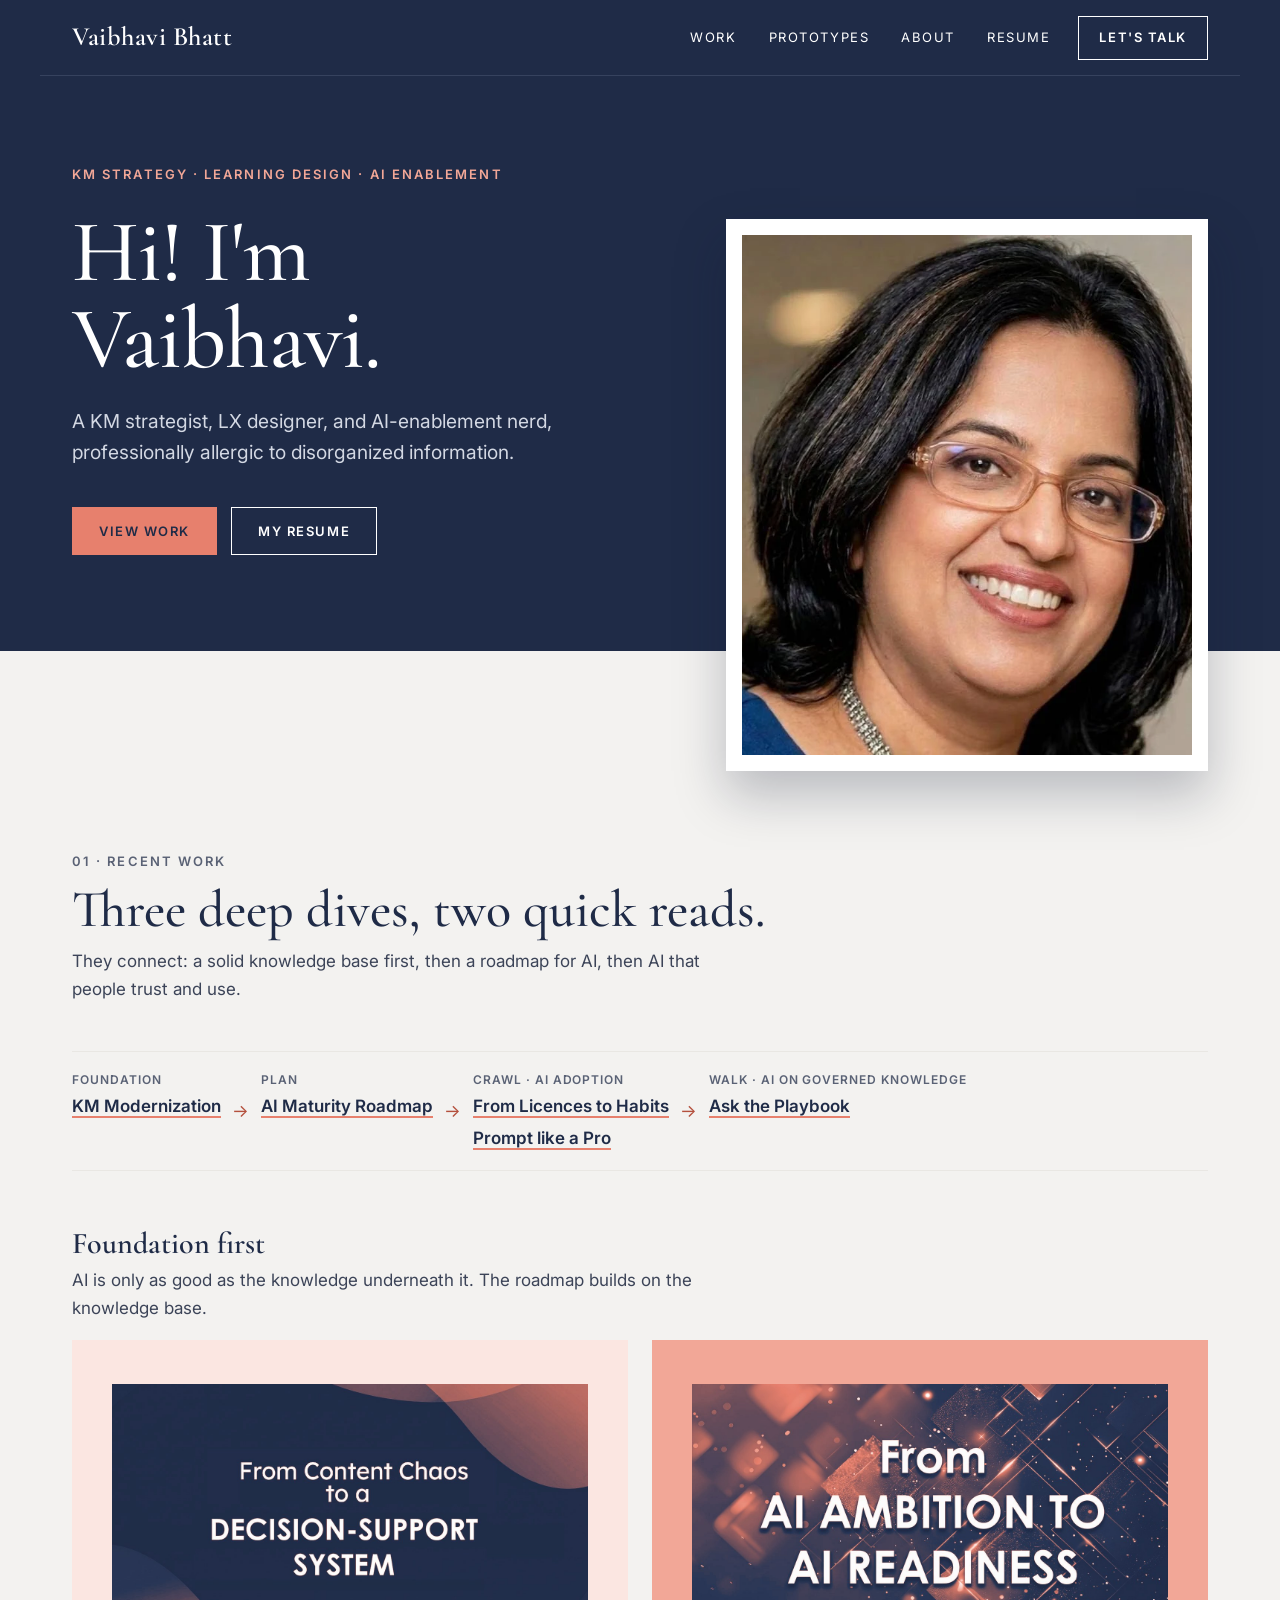
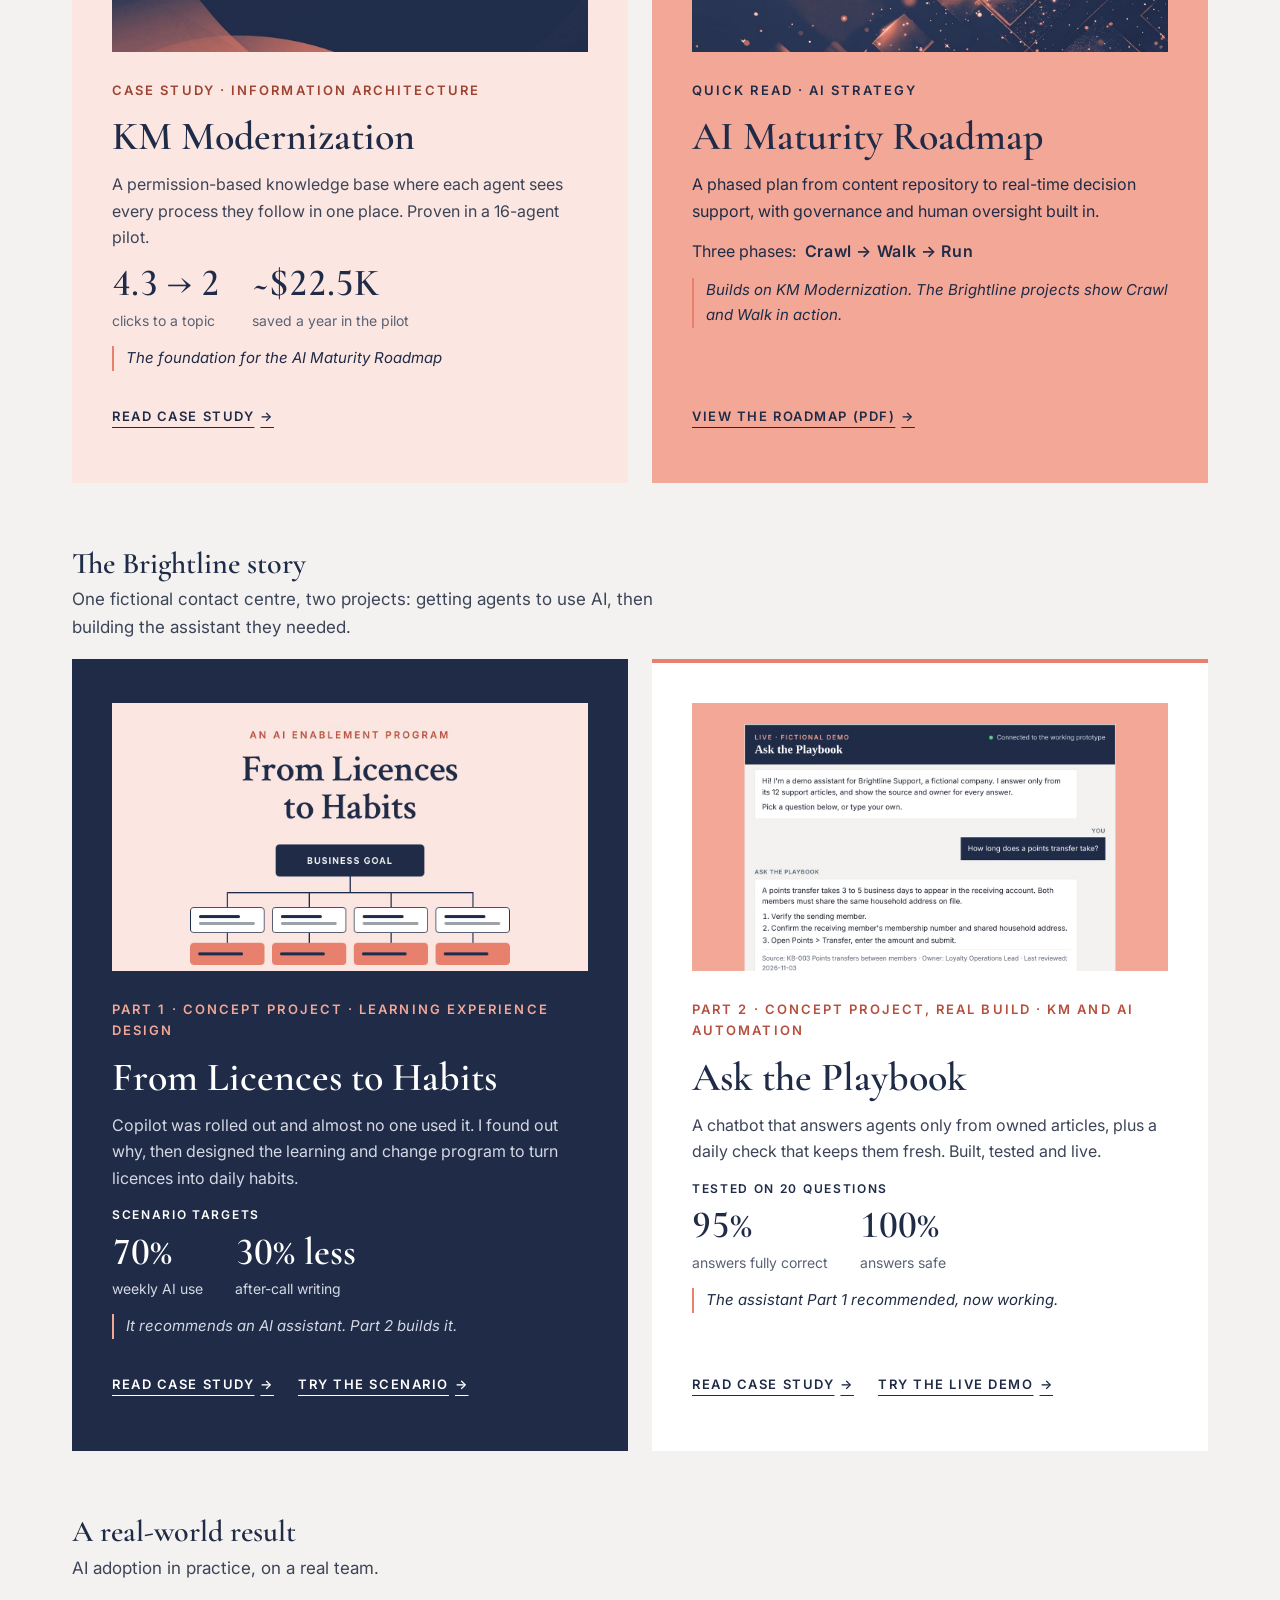
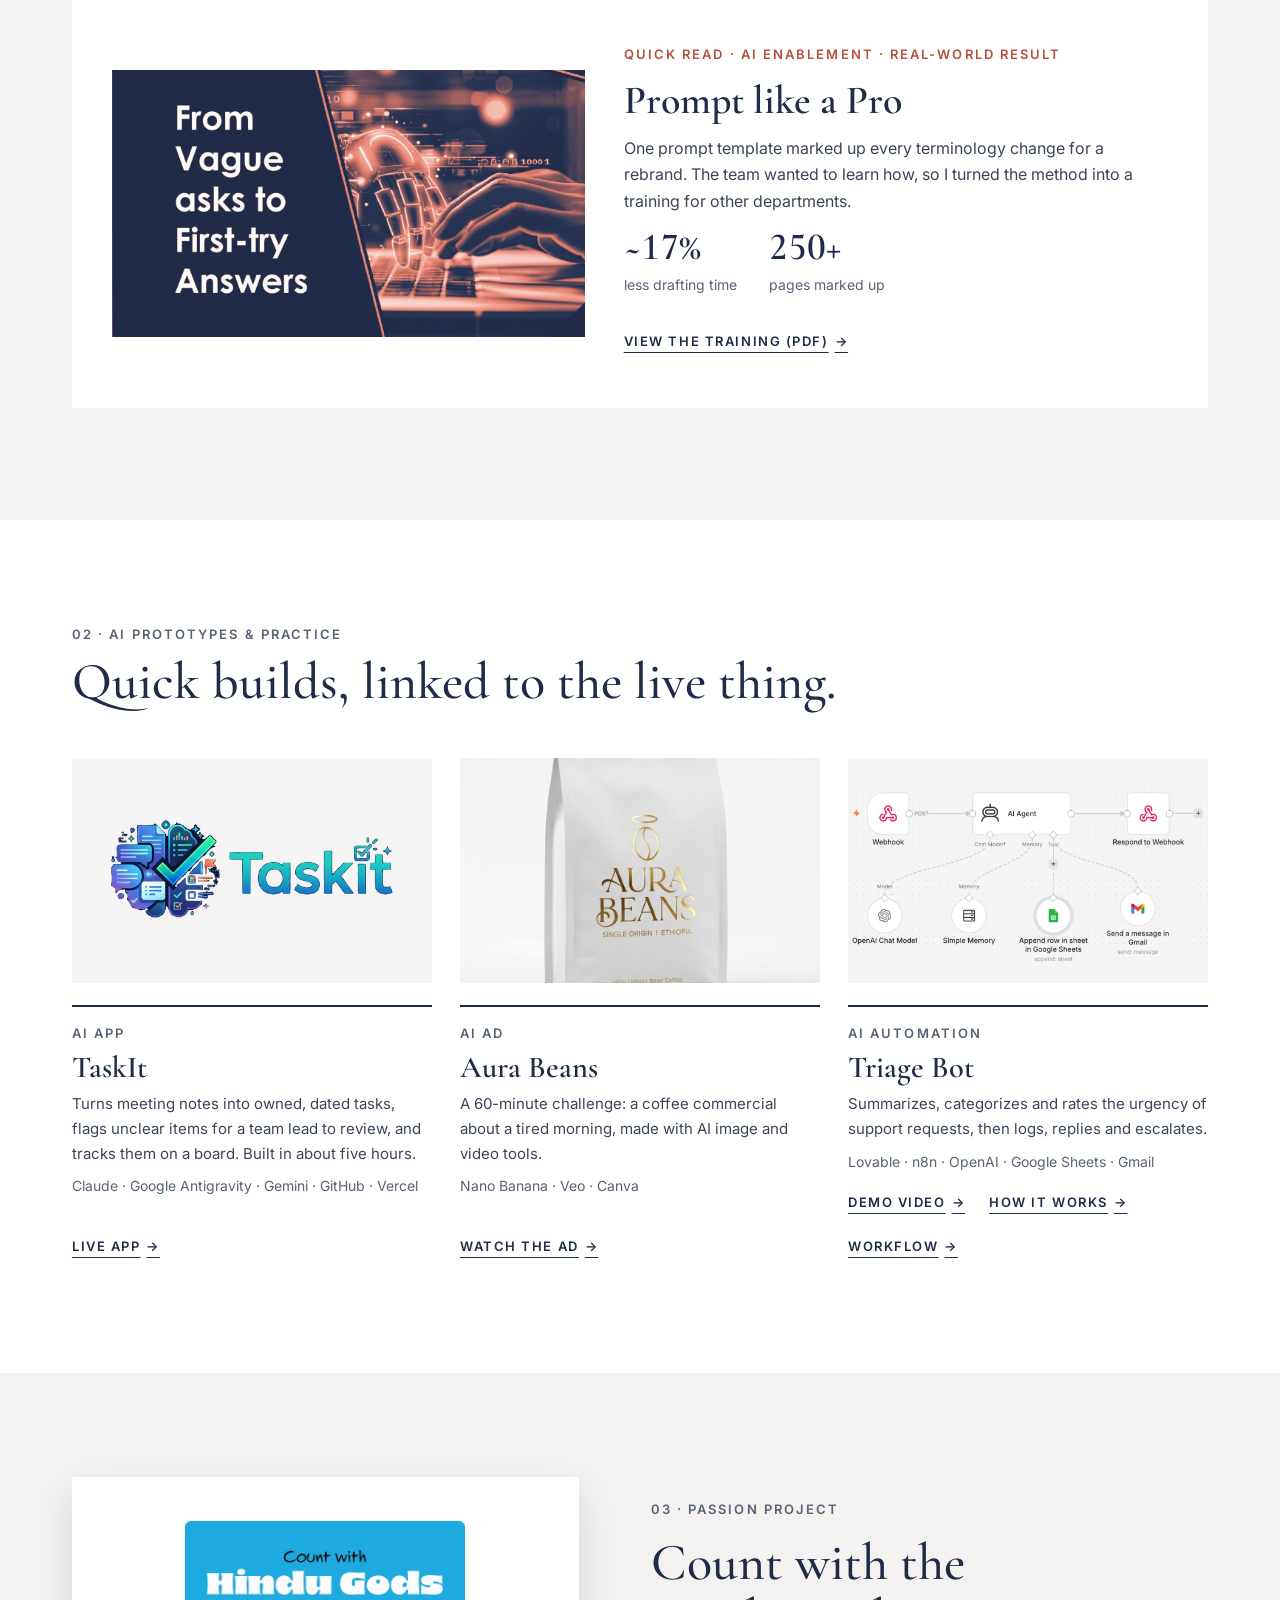
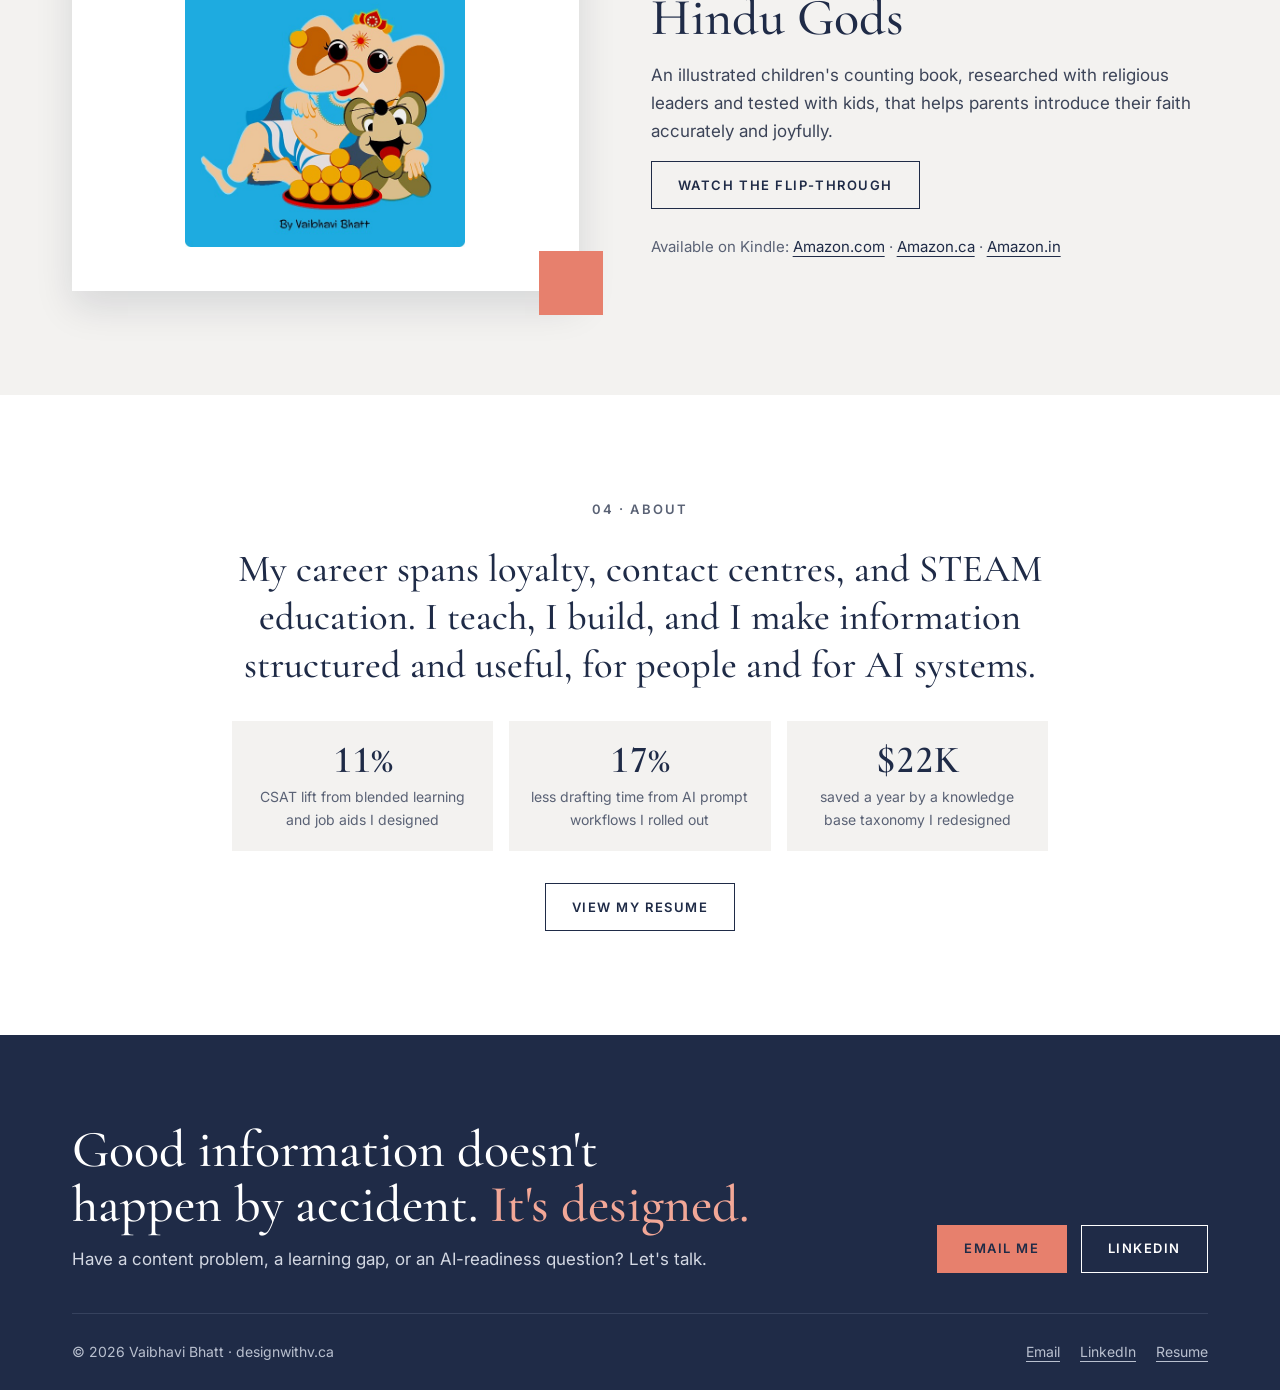
<file: index.html>
<!doctype html>
<html lang="en">
<head>
<meta charset="utf-8">
<meta name="viewport" content="width=device-width, initial-scale=1">
<title>Vaibhavi Bhatt | KM strategy, learning design, AI enablement</title>
<meta name="description" content="Portfolio of Vaibhavi Bhatt: knowledge management strategy, learning experience design and AI enablement. Case studies, AI prototypes and practice projects.">
<meta name="theme-color" content="#1F2B47">
<link rel="canonical" href="https://designwithv.ca/">
<meta property="og:type" content="website">
<meta property="og:title" content="Vaibhavi Bhatt | KM strategy, learning design, AI enablement">
<meta property="og:description" content="Good information doesn't happen by accident. It's designed.">
<meta property="og:url" content="https://designwithv.ca/">
<meta property="og:image" content="https://designwithv.ca/assets/img/og.jpg">
<meta name="twitter:card" content="summary_large_image">
<link rel="icon" href="assets/img/favicon.svg" type="image/svg+xml">
<link rel="preconnect" href="https://fonts.googleapis.com">
<link rel="preconnect" href="https://fonts.gstatic.com" crossorigin>
<link href="https://fonts.googleapis.com/css2?family=Cormorant+Garamond:wght@500;600&family=Inter:wght@400;600&display=swap" rel="stylesheet">
<link rel="stylesheet" href="css/styles.css">
<script>document.documentElement.classList.add('js');</script>
</head>
<body>
<a class="skip" href="#main">Skip to content</a>

<header class="nav">
  <div class="wrap nav-inner">
    <a class="brand" href="#top">Vaibhavi Bhatt</a>
    <button class="btn btn-line-light btn-sm nav-toggle" type="button" aria-expanded="false" aria-controls="nav-links">Menu</button>
    <nav class="nav-links" id="nav-links" aria-label="Primary">
      <a href="#work">Work</a>
      <a href="#prototypes">Prototypes</a>
      <a href="#about">About</a>
      <a href="assets/docs/Vaibhavi-Bhatt-Resume.pdf" target="_blank" rel="noopener">Resume</a>
      <a class="btn btn-line-light btn-sm" href="#contact">Let's talk</a>
    </nav>
  </div>
</header>

<main id="main">

<!-- Intro -->
<section class="hero" id="top">
  <div class="wrap hero-inner">
    <div class="hero-text">
      <p class="eyebrow" data-reveal>KM strategy · Learning design · AI enablement</p>
      <h1 class="h-display" data-reveal style="--d: 80ms">Hi! I'm<br>Vaibhavi.</h1>
      <p class="lede" data-reveal style="--d: 160ms">A KM strategist, LX designer, and AI-enablement nerd, professionally allergic to disorganized information.</p>
      <div class="btn-row" data-reveal style="--d: 240ms">
        <a class="btn btn-coral" href="#work">View work</a>
        <a class="btn btn-line-light" href="assets/docs/Vaibhavi-Bhatt-Resume.pdf" target="_blank" rel="noopener">My resume</a>
      </div>
    </div>
    <div class="hero-photo" data-reveal style="--d: 200ms">
      <div class="ph">
        <img src="assets/img/portrait-hero.webp" width="720" height="800" alt="Vaibhavi Bhatt smiling, wearing glasses and a blue top" fetchpriority="high">
      </div>
    </div>
  </div>
</section>

<!-- Recent work -->
<section class="bg-grey after-hero" id="work">
  <div class="wrap">
    <div class="section-head" data-reveal>
      <p class="eyebrow">01 · Recent work</p>
      <h2 class="h-section">Three deep dives, two quick reads.</h2>
      <p class="section-sub">They connect: a solid knowledge base first, then a roadmap for AI, then AI that people trust and use.</p>
    </div>
    <ol class="journey" aria-label="How the projects connect" data-reveal>
      <li><span class="j-step">Foundation</span><a href="#t-km">KM Modernization</a></li>
      <li><span class="j-step">Plan</span><a href="#t-roadmap">AI Maturity Roadmap</a></li>
      <li><span class="j-step">Crawl · AI adoption</span><a href="#t-brightline">From Licences to Habits</a><a href="#t-prompt">Prompt like a Pro</a></li>
      <li><span class="j-step">Walk · AI on governed knowledge</span><a href="#t-atp">Ask the Playbook</a></li>
    </ol>
  </div>

  <div class="wrap">

    <div class="tile-group" data-reveal>
      <h3 class="group-head">Foundation first</h3>
      <p class="group-sub">AI is only as good as the knowledge underneath it. The roadmap builds on the knowledge base.</p>
    </div>
    <div class="tiles">

      <!-- Case study: KM Modernization (real work) -->
      <article class="tile tile-tint" id="t-km" data-reveal>
        <a class="cover" href="km-modernization.html" tabindex="-1" aria-hidden="true">
          <img src="assets/img/cover-km.jpg" width="1280" height="956" alt="" loading="lazy">
        </a>
        <p class="eyebrow">Case study · Information architecture</p>
        <h3 class="h-card-lg">KM Modernization</h3>
        <p class="desc">A permission-based knowledge base where each agent sees every process they follow in one place. Proven in a 16-agent pilot.</p>
        <div class="stats">
          <div><p class="stat-num">4.3 → 2</p><p class="stat-label">clicks to a topic</p></div>
          <div><p class="stat-num">~$22.5K</p><p class="stat-label">saved a year in the pilot</p></div>
        </div>
        <p class="story-line">The foundation for the AI Maturity Roadmap</p>
        <div class="go-row"><a class="go" href="km-modernization.html">Read case study <span class="arrow" aria-hidden="true">→</span></a></div>
      </article>

      <!-- Quick read: AI Maturity Roadmap -->
      <article class="tile tile-coral" id="t-roadmap" data-reveal style="--d: 100ms">
        <a class="cover" href="assets/docs/AI-Maturity-Roadmap.pdf" target="_blank" rel="noopener" tabindex="-1" aria-hidden="true">
          <img src="assets/img/cover-roadmap.jpg" width="1280" height="956" alt="" loading="lazy">
        </a>
        <p class="eyebrow">Quick read · AI strategy</p>
        <h3 class="h-card-lg">AI Maturity Roadmap</h3>
        <p class="desc">A phased plan from content repository to real-time decision support, with governance and human oversight built in.</p>
        <p class="phases"><span class="phases-label">Three phases:</span> Crawl <span aria-hidden="true">→</span> Walk <span aria-hidden="true">→</span> Run</p>
        <p class="story-line">Builds on KM Modernization. The Brightline projects show Crawl and Walk in action.</p>
        <div class="go-row"><a class="go" href="assets/docs/AI-Maturity-Roadmap.pdf" target="_blank" rel="noopener">View the roadmap (PDF) <span class="arrow" aria-hidden="true">→</span></a></div>
      </article>

    </div>

    <div class="tile-group" data-reveal>
      <h3 class="group-head">The Brightline story</h3>
      <p class="group-sub">One fictional contact centre, two projects: getting agents to use AI, then building the assistant they needed.</p>
    </div>
    <div class="tiles">

      <!-- Case study: Brightline part 1 (concept project) -->
      <article class="tile tile-navy" id="t-brightline" data-reveal>
        <a class="cover" href="brightline.html" tabindex="-1" aria-hidden="true">
          <img src="assets/img/cover-brightline.jpg" width="1280" height="720" alt="" loading="lazy">
        </a>
        <p class="eyebrow">Part 1 · Concept project · Learning experience design</p>
        <h3 class="h-card-lg">From Licences to Habits</h3>
        <p class="desc">Copilot was rolled out and almost no one used it. I found out why, then designed the learning and change program to turn licences into daily habits.</p>
        <div class="stack gap-8">
          <p class="stats-label">Scenario targets</p>
          <div class="stats">
            <div><p class="stat-num">70%</p><p class="stat-label">weekly AI use</p></div>
            <div><p class="stat-num">30% less</p><p class="stat-label">after-call writing</p></div>
          </div>
        </div>
        <p class="story-line">It recommends an AI assistant. Part 2 builds it.</p>
        <div class="go-row"><a class="go" href="brightline.html">Read case study <span class="arrow" aria-hidden="true">→</span></a><a class="go" href="brightline-demo.html">Try the scenario <span class="arrow" aria-hidden="true">→</span></a></div>
      </article>

      <!-- Case study: Brightline part 2, Ask the Playbook (concept project, real build) -->
      <article class="tile tile-white tile-feature" id="t-atp" data-reveal style="--d: 100ms">
        <a class="cover" href="ask-the-playbook.html" tabindex="-1" aria-hidden="true">
          <img src="assets/img/cover-ask-the-playbook.jpg" width="1280" height="720" alt="" loading="lazy">
        </a>
        <p class="eyebrow coral">Part 2 · Concept project, real build · KM and AI automation</p>
        <h3 class="h-card-lg">Ask the Playbook</h3>
        <p class="desc">A chatbot that answers agents only from owned articles, plus a daily check that keeps them fresh. Built, tested and live.</p>
        <div class="stack gap-8">
          <p class="stats-label">Tested on 20 questions</p>
          <div class="stats">
            <div><p class="stat-num">95%</p><p class="stat-label">answers fully correct</p></div>
            <div><p class="stat-num">100%</p><p class="stat-label">answers safe</p></div>
          </div>
        </div>
        <p class="story-line">The assistant Part 1 recommended, now working.</p>
        <div class="go-row"><a class="go" href="ask-the-playbook.html">Read case study <span class="arrow" aria-hidden="true">→</span></a><a class="go" href="ask-the-playbook.html#demo">Try the live demo <span class="arrow" aria-hidden="true">→</span></a></div>
      </article>

    </div>

    <div class="tile-group" data-reveal>
      <h3 class="group-head">A real-world result</h3>
      <p class="group-sub">AI adoption in practice, on a real team.</p>
    </div>
    <div class="tiles">

      <!-- Quick read: Prompt like a Pro (real result) -->
      <article class="tile tile-white tile-wide" id="t-prompt" data-reveal>
        <a class="cover" href="assets/docs/Prompt-like-a-Pro.pdf" target="_blank" rel="noopener" tabindex="-1" aria-hidden="true">
          <img src="assets/img/cover-prompt.jpg" width="1280" height="956" alt="" loading="lazy">
        </a>
        <div class="tile-text">
          <p class="eyebrow coral">Quick read · AI enablement · Real-world result</p>
          <h3 class="h-card-lg">Prompt like a Pro</h3>
          <p class="desc">One prompt template marked up every terminology change for a rebrand. The team wanted to learn how, so I turned the method into a training for other departments.</p>
          <div class="stats">
            <div><p class="stat-num">~17%</p><p class="stat-label">less drafting time</p></div>
            <div><p class="stat-num">250+</p><p class="stat-label">pages marked up</p></div>
          </div>
          <div class="go-row"><a class="go" href="assets/docs/Prompt-like-a-Pro.pdf" target="_blank" rel="noopener">View the training (PDF) <span class="arrow" aria-hidden="true">→</span></a></div>
        </div>
      </article>

    </div>
  </div>
  <div style="height: clamp(72px, 9vw, 112px)"></div>
</section>

<!-- Prototypes -->
<section class="section bg-white" id="prototypes">
  <div class="wrap">
    <div class="section-head" data-reveal>
      <p class="eyebrow">02 · AI prototypes &amp; practice</p>
      <h2 class="h-section">Quick builds, linked to the live thing.</h2>
    </div>

    <div class="grid-3" data-stagger="110">
      <article class="proto" data-reveal>
        <a class="thumb" href="https://taskit-82lcfqt8a-vaibhavi-e64d.vercel.app/" target="_blank" rel="noopener" tabindex="-1" aria-hidden="true"><img src="assets/img/cover-taskit-light.jpg" width="1280" height="714" alt="" loading="lazy"></a>
        <p class="eyebrow rule">AI app</p>
        <h3 class="h-card">TaskIt</h3>
        <p class="desc">Turns meeting notes into owned, dated tasks, flags unclear items for a team lead to review, and tracks them on a board. Built in about five hours.</p>
        <p class="tools">Claude · Google Antigravity · Gemini · GitHub · Vercel</p>
        <div class="go-row"><a class="go" href="https://taskit-82lcfqt8a-vaibhavi-e64d.vercel.app/" target="_blank" rel="noopener">Live app <span class="arrow" aria-hidden="true">→</span></a></div>
      </article>

      <article class="proto" data-reveal>
        <a class="thumb" href="https://youtube.com/shorts/rDNcCl_5KBY" target="_blank" rel="noopener" tabindex="-1" aria-hidden="true"><img src="assets/img/cover-aura.jpg" width="896" height="560" alt="" loading="lazy"></a>
        <p class="eyebrow rule">AI ad</p>
        <h3 class="h-card">Aura Beans</h3>
        <p class="desc">A 60-minute challenge: a coffee commercial about a tired morning, made with AI image and video tools.</p>
        <p class="tools">Nano Banana · Veo · Canva</p>
        <div class="go-row"><a class="go" href="https://youtube.com/shorts/rDNcCl_5KBY" target="_blank" rel="noopener">Watch the ad <span class="arrow" aria-hidden="true">→</span></a></div>
      </article>

      <article class="proto" data-reveal>
        <a class="thumb" href="https://youtu.be/Uotx5hMHLIM" target="_blank" rel="noopener" tabindex="-1" aria-hidden="true"><img src="assets/img/cover-triage.jpg" width="1215" height="759" alt="" loading="lazy"></a>
        <p class="eyebrow rule">AI automation</p>
        <h3 class="h-card">Triage Bot</h3>
        <p class="desc">Summarizes, categorizes and rates the urgency of support requests, then logs, replies and escalates.</p>
        <p class="tools">Lovable · n8n · OpenAI · Google Sheets · Gmail</p>
        <div class="go-row">
          <a class="go" href="https://youtu.be/Uotx5hMHLIM" target="_blank" rel="noopener">Demo video <span class="arrow" aria-hidden="true">→</span></a>
          <button class="go" type="button" data-zoom="assets/img/triage-flowchart.png" data-alt="Flowchart of the Triage Bot, end to end">How it works <span class="arrow" aria-hidden="true">→</span></button>
          <button class="go" type="button" data-zoom="assets/img/triage-workflow.png" data-alt="The Triage Bot automation workflow">Workflow <span class="arrow" aria-hidden="true">→</span></button>
        </div>
      </article>
    </div>
  </div>
</section>

<!-- Passion project -->
<section class="section bg-grey">
  <div class="wrap book">
    <div class="book-art" data-reveal>
      <a href="https://youtu.be/xf1TxlsfuLo" target="_blank" rel="noopener" aria-label="Watch the flip-through of Count with the Hindu Gods on YouTube">
        <img class="book-cover" src="assets/img/book-cover-blue.jpg" width="600" height="700" alt="Cover of Count with the Hindu Gods" loading="lazy">
      </a>
    </div>
    <div class="book-text stack gap-16" data-reveal style="--d: 120ms">
      <p class="eyebrow">03 · Passion project</p>
      <h2 class="h-section">Count with the Hindu Gods</h2>
      <p class="desc">An illustrated children's counting book, researched with religious leaders and tested with kids, that helps parents introduce their faith accurately and joyfully.</p>
      <div class="btn-row"><a class="btn btn-line" href="https://youtu.be/xf1TxlsfuLo" target="_blank" rel="noopener">Watch the flip-through</a></div>
      <p class="small muted kindle">Available on Kindle:
        <a href="https://www.amazon.com/dp/B0C4RVLN9G" target="_blank" rel="noopener">Amazon.com</a> ·
        <a href="https://www.amazon.ca/dp/B0C4RVLN9G" target="_blank" rel="noopener">Amazon.ca</a> ·
        <a href="https://www.amazon.in/dp/B0C4RVLN9G" target="_blank" rel="noopener">Amazon.in</a>
      </p>
    </div>
  </div>
</section>

<!-- About -->
<section class="section bg-white" id="about">
  <div class="wrap about" data-reveal>
    <p class="eyebrow">04 · About</p>
    <p class="about-lede">My career spans loyalty, contact centres, and STEAM education. I teach, I build, and I make information structured and useful, for people and for AI systems.</p>
    <ul class="about-stats">
      <li><p class="stat-num">11%</p><p class="stat-label">CSAT lift from blended learning and job aids I designed</p></li>
      <li><p class="stat-num">17%</p><p class="stat-label">less drafting time from AI prompt workflows I rolled out</p></li>
      <li><p class="stat-num">$22K</p><p class="stat-label">saved a year by a knowledge base taxonomy I redesigned</p></li>
    </ul>
    <a class="btn btn-line" href="assets/docs/Vaibhavi-Bhatt-Resume.pdf" target="_blank" rel="noopener">View my resume</a>
  </div>
</section>

</main>

<!-- Contact + footer -->
<footer class="footer" id="contact">
  <div class="wrap">
    <div class="footer-top">
      <div class="stack gap-12">
        <h2 class="h-cta">Good information doesn't happen by accident. <span class="accent">It's designed.</span></h2>
        <p class="sub">Have a content problem, a learning gap, or an AI-readiness question? Let's talk.</p>
      </div>
      <div class="btn-row">
        <a class="btn btn-coral" href="mailto:vaibhavipathak@yahoo.com">Email me</a>
        <a class="btn btn-line-light" href="https://www.linkedin.com/in/vaibhavi-bhatt-44175419/" target="_blank" rel="noopener">LinkedIn</a>
      </div>
    </div>
    <div class="footer-inner">
      <p>© <span data-year>2026</span> Vaibhavi Bhatt · designwithv.ca</p>
      <div class="footer-links">
        <a href="mailto:vaibhavipathak@yahoo.com">Email</a>
        <a href="https://www.linkedin.com/in/vaibhavi-bhatt-44175419/" target="_blank" rel="noopener">LinkedIn</a>
        <a href="assets/docs/Vaibhavi-Bhatt-Resume.pdf" target="_blank" rel="noopener">Resume</a>
      </div>
    </div>
  </div>
</footer>

<dialog class="lightbox" id="lightbox" aria-label="Enlarged image">
  <button class="btn btn-sm lightbox-close" type="button">Close</button>
  <img alt="">
</dialog>

<script src="js/main.js" defer></script>
</body>
</html>
</file>
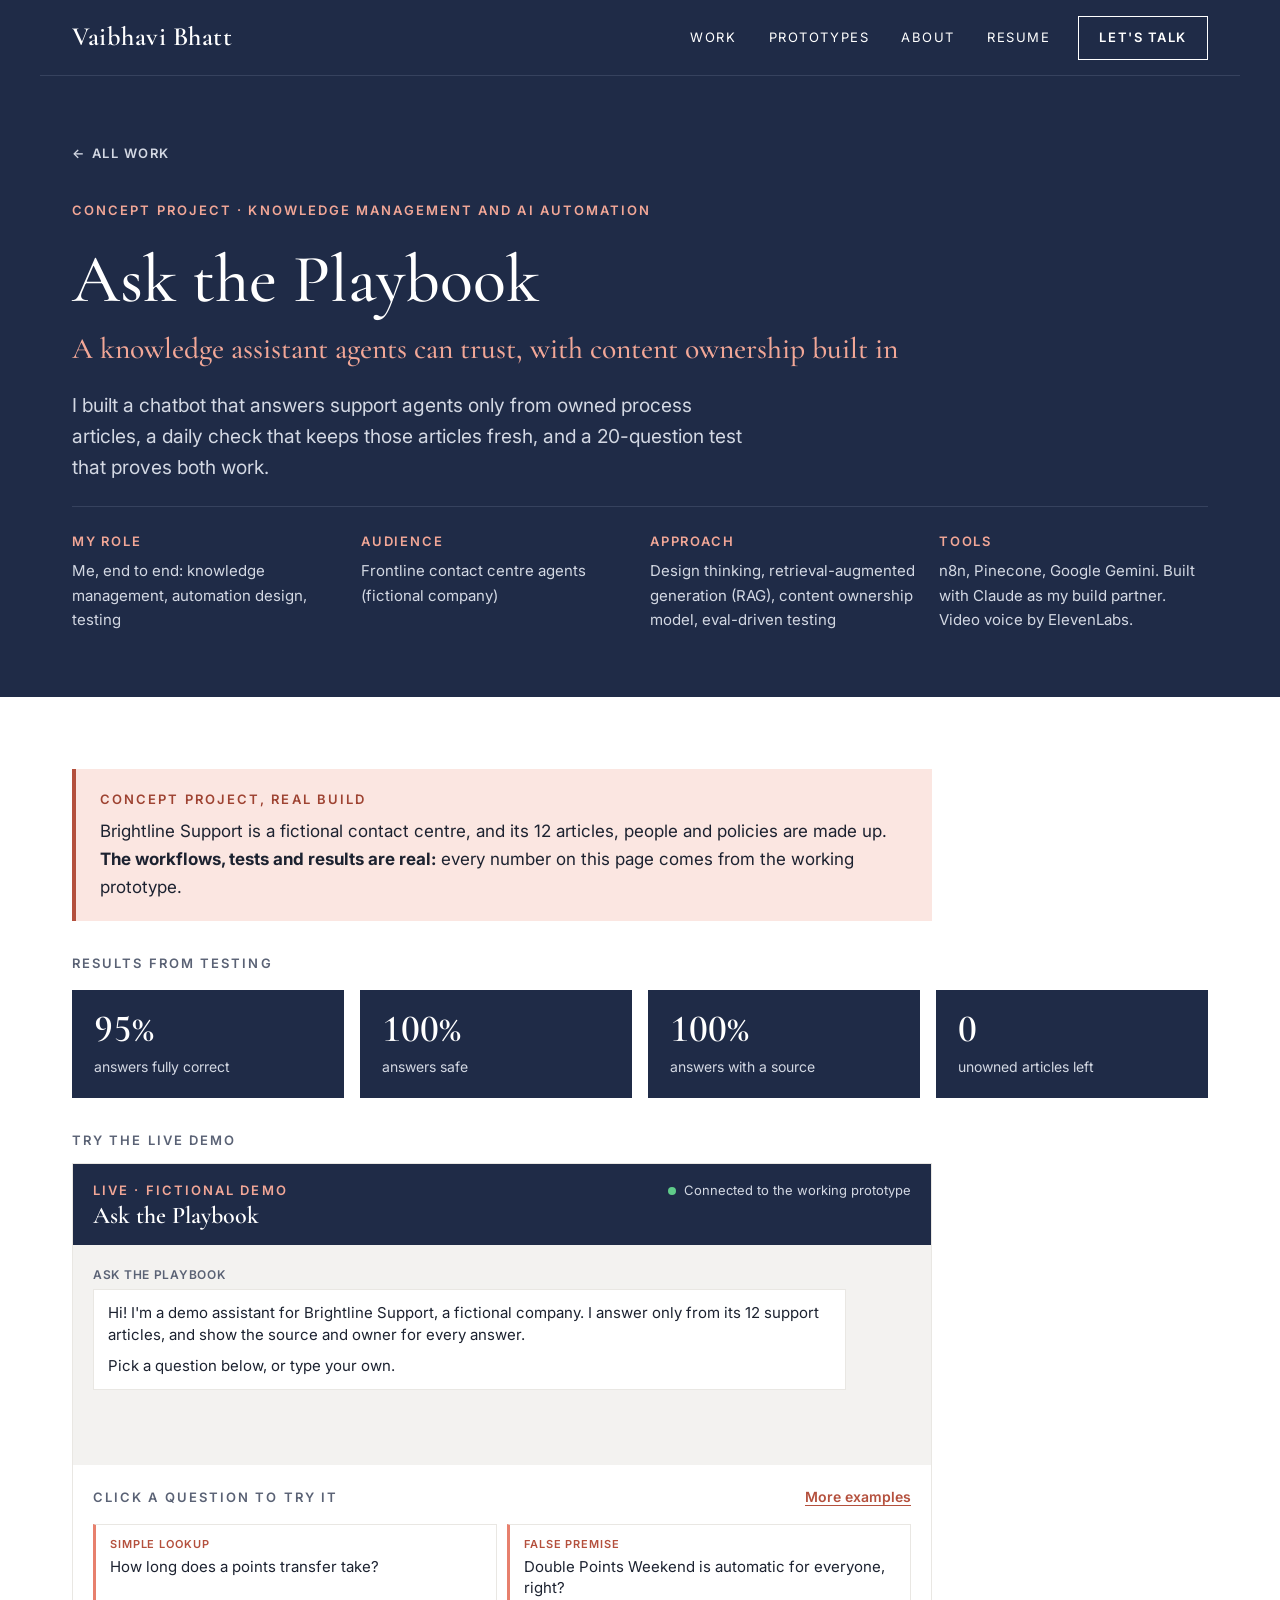
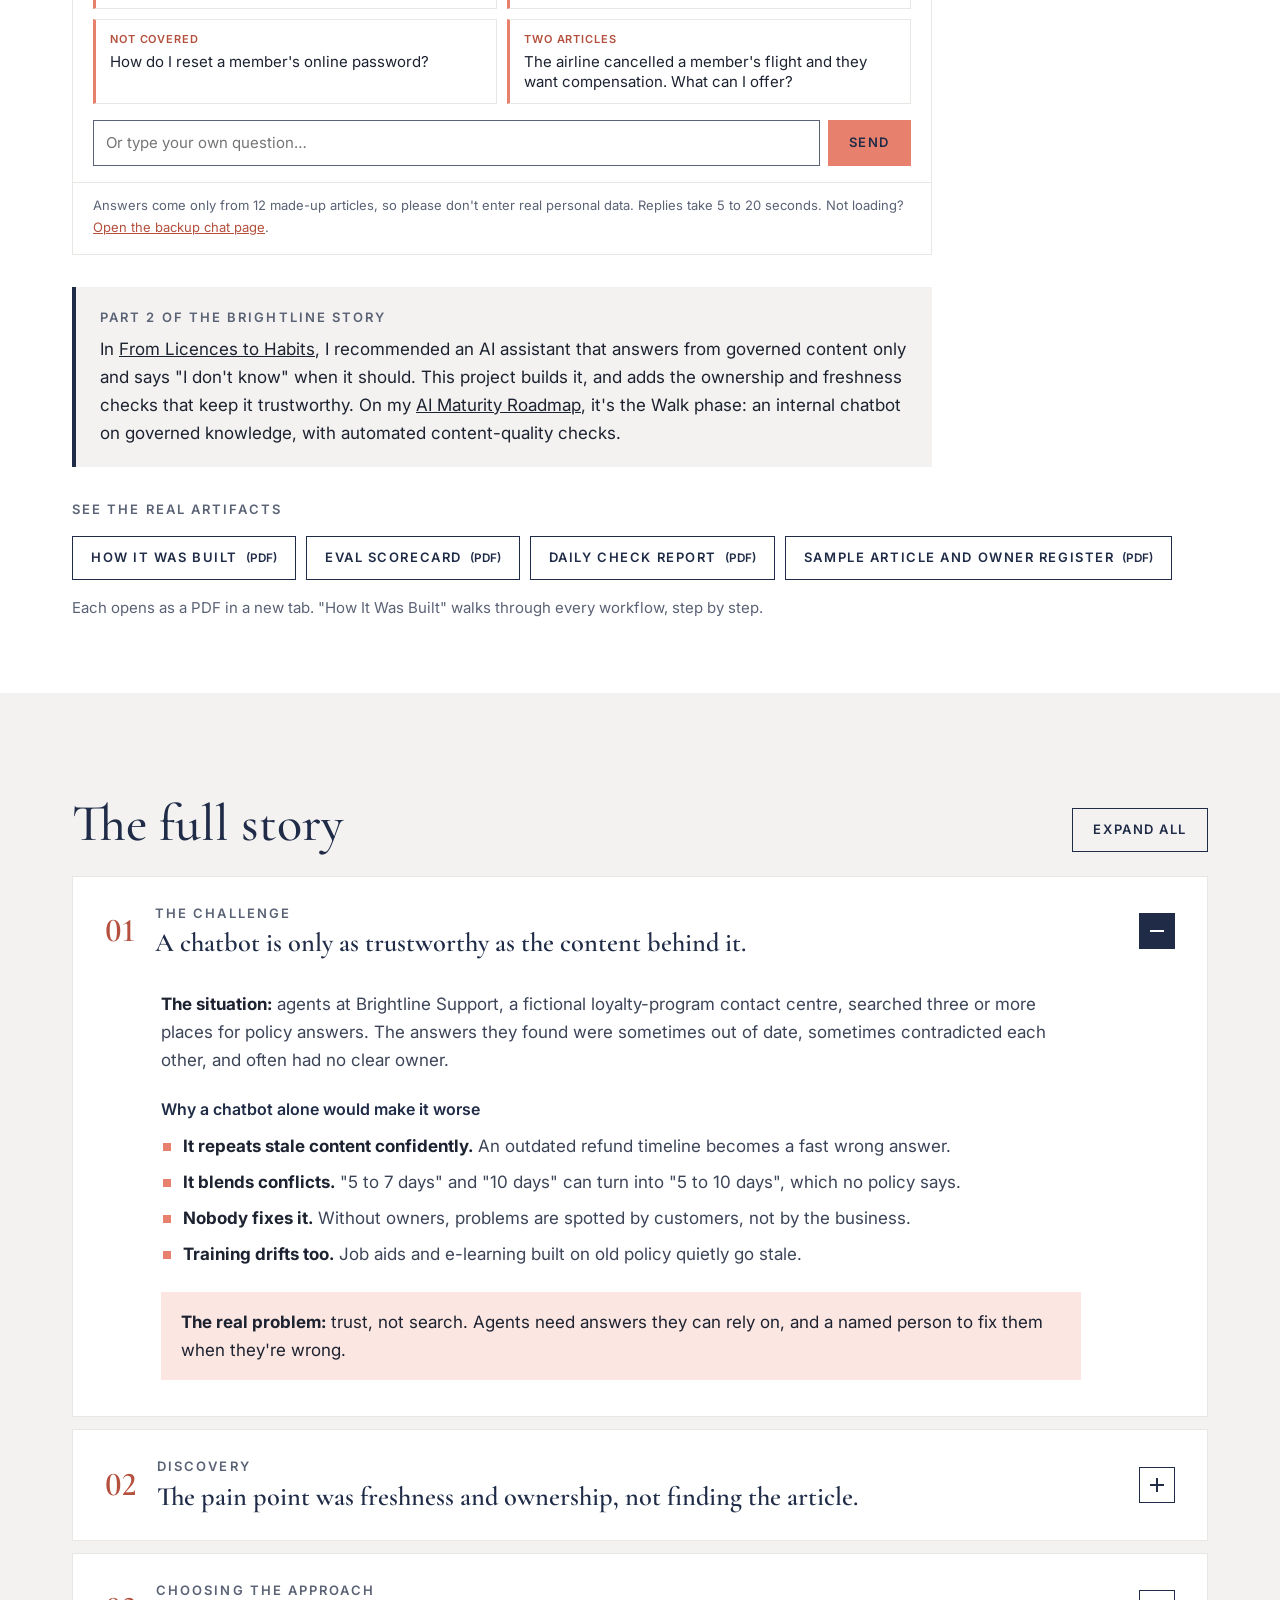
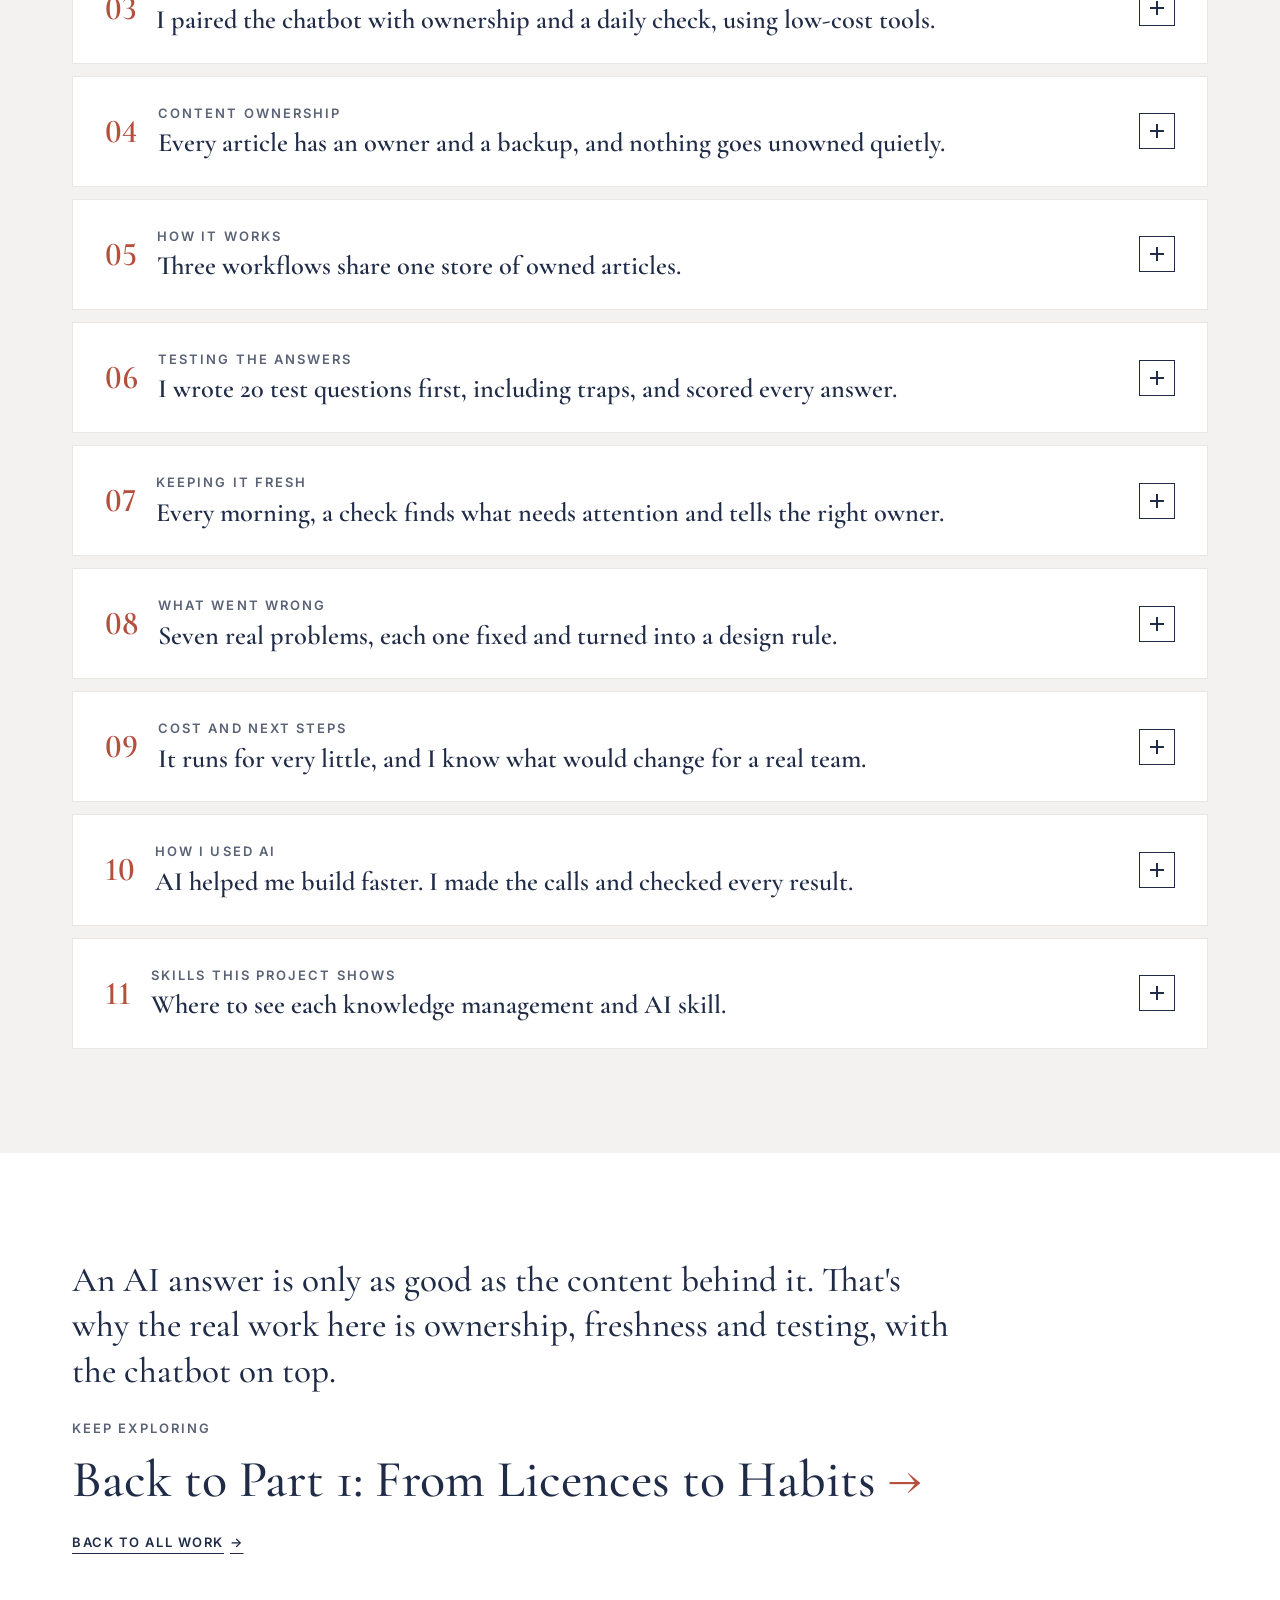
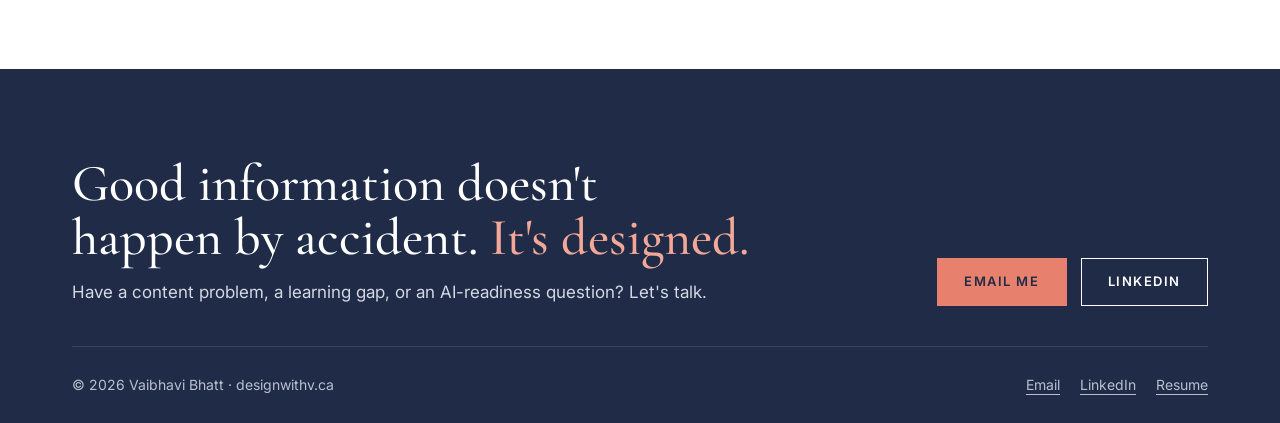
<file: ask-the-playbook.html>
<!doctype html>
<html lang="en">
<head>
<meta charset="utf-8">
<meta name="viewport" content="width=device-width, initial-scale=1">
<title>Ask the Playbook: a knowledge assistant with content ownership built in (concept case study) | Vaibhavi Bhatt</title>
<meta name="description" content="A working knowledge management and AI automation prototype: a chatbot that answers only from owned process articles, a daily freshness check that routes issues to owners, and an eval that tests it all.">
<meta name="theme-color" content="#1F2B47">
<link rel="canonical" href="https://designwithv.ca/ask-the-playbook.html">
<meta property="og:type" content="article">
<meta property="og:title" content="Ask the Playbook | Vaibhavi Bhatt">
<meta property="og:description" content="A chatbot agents can trust: answers from owned articles only, a daily freshness check, and 20 test questions to prove it. Try the live demo.">
<meta property="og:url" content="https://designwithv.ca/ask-the-playbook.html">
<meta property="og:image" content="https://designwithv.ca/assets/img/atp/glance.png">
<meta name="twitter:card" content="summary_large_image">
<link rel="icon" href="assets/img/favicon.svg" type="image/svg+xml">
<link rel="preconnect" href="https://fonts.googleapis.com">
<link rel="preconnect" href="https://fonts.gstatic.com" crossorigin>
<link href="https://fonts.googleapis.com/css2?family=Cormorant+Garamond:wght@500;600&family=Inter:wght@400;600&display=swap" rel="stylesheet">
<link rel="stylesheet" href="css/styles.css">
<script>document.documentElement.classList.add('js');</script>
</head>
<body>
<a class="skip" href="#main">Skip to content</a>

<header class="nav">
  <div class="wrap nav-inner">
    <a class="brand" href="index.html">Vaibhavi Bhatt</a>
    <button class="btn btn-line-light btn-sm nav-toggle" type="button" aria-expanded="false" aria-controls="nav-links">Menu</button>
    <nav class="nav-links" id="nav-links" aria-label="Primary">
      <a href="index.html#work">Work</a>
      <a href="index.html#prototypes">Prototypes</a>
      <a href="index.html#about">About</a>
      <a href="assets/docs/Vaibhavi-Bhatt-Resume.pdf" target="_blank" rel="noopener">Resume</a>
      <a class="btn btn-line-light btn-sm" href="#contact">Let's talk</a>
    </nav>
  </div>
  <div class="progress" aria-hidden="true"></div>
</header>

<main id="main">

<!-- ===================== SNAPSHOT ===================== -->
<section class="cs-intro">
  <div class="wrap cs-head">
    <a class="back" href="index.html#work"><span aria-hidden="true">←</span> All work</a>
    <p class="eyebrow" data-reveal>Concept project · Knowledge management and AI automation</p>
    <h1 class="h-page" data-reveal style="--d: 60ms">Ask the Playbook</h1>
    <p class="cs-subtitle" data-reveal style="--d: 100ms">A knowledge assistant agents can trust, with content ownership built in</p>
    <p class="lede" data-reveal style="--d: 140ms">I built a chatbot that answers support agents only from owned process articles, a daily check that keeps those articles fresh, and a 20-question test that proves both work.</p>
    <dl class="meta" data-reveal style="--d: 200ms">
      <div><dt class="mono">My role</dt><dd>Me, end to end: knowledge management, automation design, testing</dd></div>
      <div><dt class="mono">Audience</dt><dd>Frontline contact centre agents (fictional company)</dd></div>
      <div><dt class="mono">Approach</dt><dd>Design thinking, retrieval-augmented generation (RAG), content ownership model, eval-driven testing</dd></div>
      <div><dt class="mono">Tools</dt><dd>n8n, Pinecone, Google Gemini. Built with Claude as my build partner. Video voice by ElevenLabs.</dd></div>
    </dl>
  </div>
</section>

<section class="section bg-white snap">
  <div class="wrap stack gap-32">

    <div class="notice" role="note" data-reveal>
      <p class="eyebrow coral">Concept project, real build</p>
      <p>Brightline Support is a fictional contact centre, and its 12 articles, people and policies are made up. <strong>The workflows, tests and results are real:</strong> every number on this page comes from the working prototype.</p>
    </div>

    <div class="stack gap-16" data-reveal>
      <p class="eyebrow">Results from testing</p>
      <ul class="target-cards">
        <li><p class="stat-num">95%</p><p class="stat-label">answers fully correct</p></li>
        <li><p class="stat-num">100%</p><p class="stat-label">answers safe</p></li>
        <li><p class="stat-num">100%</p><p class="stat-label">answers with a source</p></li>
        <li><p class="stat-num">0</p><p class="stat-label">unowned articles left</p></li>
      </ul>
    </div>

    <!-- Live demo -->
    <div class="stack gap-12" data-reveal id="demo">
      <p class="eyebrow">Try the live demo</p>
      <div class="pb-chat" data-pb-chat data-endpoint="https://vaibhavib.app.n8n.cloud/webhook/29b45781-a33f-4901-a3bf-6d4a53b8c6c0/chat" aria-busy="false">
        <div class="pb-head">
          <div class="stack">
            <p class="eyebrow">Live · fictional demo</p>
            <p class="pb-title">Ask the Playbook</p>
          </div>
          <span class="pb-live">Connected to the working prototype</span>
        </div>
        <div class="pb-log" role="log" aria-live="polite" aria-label="Conversation with Ask the Playbook" tabindex="0"></div>
        <div class="pb-try">
          <p class="eyebrow">Click a question to try it</p>
          <button class="pb-more" type="button" data-pb-more>More examples</button>
        </div>
        <div class="pb-chips"></div>
        <form class="pb-form">
          <label class="sr-only" for="pb-input">Or type your own question</label>
          <input class="pb-input" id="pb-input" type="text" maxlength="400" autocomplete="off" placeholder="Or type your own question…">
          <button class="btn btn-coral btn-sm pb-send" type="submit">Send</button>
        </form>
        <p class="sr-only pb-status" role="status"></p>
        <p class="pb-foot">Answers come only from 12 made-up articles, so please don't enter real personal data. Replies take 5 to 20 seconds. Not loading? <a href="https://vaibhavib.app.n8n.cloud/webhook/29b45781-a33f-4901-a3bf-6d4a53b8c6c0/chat" target="_blank" rel="noopener">Open the backup chat page</a>.</p>
      </div>
      <noscript><p>The live demo needs JavaScript. You can use the <a href="https://vaibhavib.app.n8n.cloud/webhook/29b45781-a33f-4901-a3bf-6d4a53b8c6c0/chat">backup chat page</a> instead.</p></noscript>
    </div>

    <!-- Video walkthrough: hidden until recorded. Restore this block when the video is ready.
    
    <div class="video-slot" data-reveal id="video">
      <p class="eyebrow">Video walkthrough · 2.5 minutes</p>
      <p><strong>Coming soon.</strong> A narrated tour of the chatbot, the daily check and the test results, for when the live demo isn't handy.</p>
    </div>
    -->

    <div class="proven" data-reveal>
      <p class="eyebrow">Part 2 of the Brightline story</p>
      <p>In <a href="brightline.html#assistant">From Licences to Habits</a>, I recommended an AI assistant that answers from governed content only and says "I don't know" when it should. This project builds it, and adds the ownership and freshness checks that keep it trustworthy. On my <a href="assets/docs/AI-Maturity-Roadmap.pdf" target="_blank" rel="noopener">AI Maturity Roadmap</a>, it's the Walk phase: an internal chatbot on governed knowledge, with automated content-quality checks.</p>
    </div>

    <div class="stack gap-16" data-reveal>
      <p class="eyebrow">See the real artifacts</p>
      <ul class="artifacts">
        <li><a class="btn btn-line" href="assets/docs/ask-the-playbook/how-it-was-built.pdf" target="_blank" rel="noopener">How It Was Built <span class="ext">(PDF)</span></a></li>
        <li><a class="btn btn-line" href="assets/docs/ask-the-playbook/eval-scorecard.pdf" target="_blank" rel="noopener">Eval Scorecard <span class="ext">(PDF)</span></a></li>
        <li><a class="btn btn-line" href="assets/docs/ask-the-playbook/daily-check-report.pdf" target="_blank" rel="noopener">Daily Check Report <span class="ext">(PDF)</span></a></li>
        <li><a class="btn btn-line" href="assets/docs/ask-the-playbook/sample-article-and-register.pdf" target="_blank" rel="noopener">Sample Article and Owner Register <span class="ext">(PDF)</span></a></li>
      </ul>
      <p class="small muted">Each opens as a PDF in a new tab. "How It Was Built" walks through every workflow, step by step.</p>
    </div>

  </div>
</section>

<!-- ===================== SECTIONS ===================== -->
<section class="section bg-grey">
  <div class="wrap stack gap-24">
    <div class="acc-bar" data-reveal>
      <h2 class="h-section">The full story</h2>
      <button class="btn btn-line btn-sm" type="button" data-expand-all aria-pressed="false">Expand all</button>
    </div>

    <div class="accs">

    <!-- 1. Challenge -->
    <details class="acc" id="challenge" open>
      <summary>
        <span class="acc-num">01</span>
        <span class="acc-title"><span class="eyebrow">The Challenge</span><span class="acc-head">A chatbot is only as trustworthy as the content behind it.</span></span>
        <span class="acc-icon" aria-hidden="true"></span>
      </summary>
      <div class="acc-body">
        <p><strong>The situation:</strong> agents at Brightline Support, a fictional loyalty-program contact centre, searched three or more places for policy answers. The answers they found were sometimes out of date, sometimes contradicted each other, and often had no clear owner.</p>
        <div class="stack gap-12">
          <h3 class="h-sub">Why a chatbot alone would make it worse</h3>
          <ul class="ticks">
            <li><strong>It repeats stale content confidently.</strong> An outdated refund timeline becomes a fast wrong answer.</li>
            <li><strong>It blends conflicts.</strong> "5 to 7 days" and "10 days" can turn into "5 to 10 days", which no policy says.</li>
            <li><strong>Nobody fixes it.</strong> Without owners, problems are spotted by customers, not by the business.</li>
            <li><strong>Training drifts too.</strong> Job aids and e-learning built on old policy quietly go stale.</li>
          </ul>
        </div>
        <div class="callout">
          <p><strong>The real problem:</strong> trust, not search. Agents need answers they can rely on, and a named person to fix them when they're wrong.</p>
        </div>
      </div>
    </details>

    <!-- 2. Discovery -->
    <details class="acc" id="discovery">
      <summary>
        <span class="acc-num">02</span>
        <span class="acc-title"><span class="eyebrow">Discovery</span><span class="acc-head">The pain point was freshness and ownership, not finding the article.</span></span>
        <span class="acc-icon" aria-hidden="true"></span>
      </summary>
      <div class="acc-body">
        <p><strong>Where the needs came from:</strong> the Brightline discovery work (interviews, a shift walk-through, QA trends), plus patterns from 7 years in real contact centres and knowledge bases. An interview question also shaped it: <em>"How will you check the freshness of the content?"</em></p>
        <div class="stack gap-12">
          <h3 class="h-sub">What agents and leaders needed</h3>
          <div class="tbl-wrap" tabindex="0" role="region" aria-label="Table, scrolls sideways on small screens"><table class="tbl">
            <thead><tr><th scope="col">Need</th><th scope="col">What it means for the design</th></tr></thead>
            <tbody>
              <tr><td>Fast, correct answers</td><td>Answer first, in a few lines, from approved articles only</td></tr>
              <tr><td>Proof of where an answer came from</td><td>Source, owner and review date on every answer</td></tr>
              <tr><td>Honesty when content is missing</td><td>"I don't know. Please ask your team lead." No guessing.</td></tr>
              <tr><td>Privacy</td><td>Never repeat customer details; use placeholders</td></tr>
              <tr><td>Content that stays right</td><td>Named owners, review cycles and a daily check</td></tr>
            </tbody>
          </table></div>
        </div>
        <div class="stack gap-12">
          <h3 class="h-sub">How I knew it worked</h3>
          <ul class="ticks">
            <li>At least 90% of test answers fully correct, and 90% sourced</li>
            <li>100% safe: one unsafe answer fails the whole test run</li>
            <li>Every article owned, and every planted problem caught within a day</li>
          </ul>
        </div>
      </div>
    </details>

    <!-- 3. Approach -->
    <details class="acc" id="approach">
      <summary>
        <span class="acc-num">03</span>
        <span class="acc-title"><span class="eyebrow">Choosing the Approach</span><span class="acc-head">I paired the chatbot with ownership and a daily check, using low-cost tools.</span></span>
        <span class="acc-icon" aria-hidden="true"></span>
      </summary>
      <div class="acc-body">
        <div class="stack gap-12">
          <h3 class="h-sub">Options I weighed</h3>
          <div class="tbl-wrap" tabindex="0" role="region" aria-label="Table, scrolls sideways on small screens"><table class="tbl">
            <thead><tr><th scope="col">Option</th><th scope="col">Upside</th><th scope="col">Why not, on its own</th></tr></thead>
            <tbody>
              <tr><td>Better search and tagging</td><td>Cheap, familiar</td><td>Still leaves agents reading and comparing articles mid-call</td></tr>
              <tr><td>A chatbot over the existing content</td><td>Fast answers</td><td>Repeats stale or conflicting content with confidence</td></tr>
              <tr><td><strong>Chatbot + ownership + daily check (chosen)</strong></td><td>Fast answers that stay right, with a person accountable</td><td>More to build, so I kept each part simple</td></tr>
            </tbody>
          </table></div>
        </div>
        <div class="stack gap-12">
          <h3 class="h-sub">Why each tool</h3>
          <div class="tbl-wrap" tabindex="0" role="region" aria-label="Table, scrolls sideways on small screens"><table class="tbl">
            <thead><tr><th scope="col">Tool</th><th scope="col">Job</th><th scope="col">Why I chose it</th></tr></thead>
            <tbody>
              <tr><td>n8n</td><td>Runs the three workflows</td><td>Visual workflows that non-developers can read and audit; free to self-host</td></tr>
              <tr><td>Pinecone</td><td>Stores articles for search by meaning</td><td>Keeps each article's owner and review dates next to its text</td></tr>
              <tr><td>Google Gemini</td><td>Embeddings, answers and the daily review</td><td>Strong, low-cost models, covered by credits in a plan I already had</td></tr>
              <tr><td>Plain files</td><td>Articles, owner register, change feed</td><td>Easy to read and edit; stand-ins for SharePoint or a CMS</td></tr>
            </tbody>
          </table></div>
        </div>
      </div>
    </details>

    <!-- 4. Ownership -->
    <details class="acc" id="ownership">
      <summary>
        <span class="acc-num">04</span>
        <span class="acc-title"><span class="eyebrow">Content Ownership</span><span class="acc-head">Every article has an owner and a backup, and nothing goes unowned quietly.</span></span>
        <span class="acc-icon" aria-hidden="true"></span>
      </summary>
      <div class="acc-body">
        <p><strong>Where ownership lives:</strong> in each article's header, and in an owner register listing every article's owner, backup, review cycle, review dates and linked training.</p>
        <div class="stack gap-12">
          <h3 class="h-sub">Four rules</h3>
          <ul class="ticks">
            <li><strong>1. No owner, no publish.</strong> An unowned article goes to the Knowledge Manager the same day.</li>
            <li><strong>2. Weekly ownership check.</strong> The register and the articles must agree.</li>
            <li><strong>3. Owner shown with every answer.</strong> Agents know who to ask; owners see their name on what they publish.</li>
            <li><strong>4. Owner first, then backup.</strong> No reply in 5 business days, and the item goes to the backup.</li>
          </ul>
        </div>
        <figure class="fig">
          <button class="frame" type="button" data-zoom="assets/img/atp/routing.png" data-alt="Diagram: every issue goes to one named person, with a backup" aria-label="Enlarge the issue routing diagram">
            <img src="assets/img/atp/routing.png" width="1344" height="614" alt="Diagram: the daily check sends article issues to the article owner (then the backup owner after 5 days with no reply), unowned articles and the full report to the Knowledge Manager, and affected training to the L&amp;D Lead." loading="lazy">
          </button>
          <figcaption>Training gets an owner too, so a policy change reaches the job aids and e-learning built on it.</figcaption>
        </figure>
      </div>
    </details>

    <!-- 5. How it works -->
    <details class="acc" id="how">
      <summary>
        <span class="acc-num">05</span>
        <span class="acc-title"><span class="eyebrow">How It Works</span><span class="acc-head">Three workflows share one store of owned articles.</span></span>
        <span class="acc-icon" aria-hidden="true"></span>
      </summary>
      <div class="acc-body">
        <figure class="fig">
          <button class="frame" type="button" data-zoom="assets/img/atp/architecture.png" data-alt="Architecture: three n8n workflows, Pinecone and Gemini" aria-label="Enlarge the architecture diagram">
            <img src="assets/img/atp/architecture.png" width="1344" height="774" alt="Architecture diagram: the knowledge base feeds the ingest workflow, which stores chunks in Pinecone. Agents ask the chat workflow, which searches Pinecone and answers with Gemini. The daily check reads the files and owner register, reviews with Gemini, and sends to-do lists to owners and L&amp;D." loading="lazy">
          </button>
        </figure>
        <div class="stack gap-12">
          <h3 class="h-sub">1. Ingest: loading the articles</h3>
          <p>Reads the 12 articles, tags each one current, overdue or unowned, splits them into 24 chunks and stores them in Pinecone with their owner and review dates. Re-running it never creates duplicates.</p>
          <figure class="fig">
            <button class="frame" type="button" data-zoom="assets/img/atp/ingest.png" data-alt="Ingest workflow: six steps from files to Pinecone" aria-label="Enlarge the ingest workflow diagram">
              <img src="assets/img/atp/ingest.png" width="1344" height="480" alt="Ingest workflow: read files, extract text, read owner and dates, split into chunks, create Gemini embeddings, store in Pinecone." loading="lazy">
            </button>
          </figure>
        </div>
        <div class="stack gap-12">
          <h3 class="h-sub">2. Chat: answering questions</h3>
          <p>An AI agent searches the articles, then answers from only what it found. It ends every answer with the source, owner and review date.</p>
          <figure class="fig">
            <button class="frame" type="button" data-zoom="assets/img/atp/chat.png" data-alt="Chat workflow: three possible outcomes" aria-label="Enlarge the chat workflow diagram">
              <img src="assets/img/atp/chat.png" width="1344" height="608" alt="Chat workflow: the agent's question goes to the AI agent, which searches the playbook, then either answers with source and owner, asks one clarifying question, or says it doesn't know." loading="lazy">
            </button>
          </figure>
          <ul class="ticks">
            <li>Answer the exact question first, then conditions, in the article's own words</li>
            <li>Warn when an article has no owner or is overdue for review</li>
            <li>If two articles disagree, use the most recently reviewed one and say so; never blend them</li>
            <li>Never repeat customer details; never promise more than an article allows</li>
          </ul>
        </div>
        <p><strong>Where it runs:</strong> ingest and the daily check run in n8n on my computer. The chat runs on n8n Cloud, so the live demo works any time.</p>
      </div>
    </details>

    <!-- 6. Testing -->
    <details class="acc" id="testing">
      <summary>
        <span class="acc-num">06</span>
        <span class="acc-title"><span class="eyebrow">Testing the Answers</span><span class="acc-head">I wrote 20 test questions first, including traps, and scored every answer.</span></span>
        <span class="acc-icon" aria-hidden="true"></span>
      </summary>
      <div class="acc-body">
        <div class="tbl-wrap" tabindex="0" role="region" aria-label="Table, scrolls sideways on small screens"><table class="tbl">
          <thead><tr><th scope="col">Kind</th><th scope="col">Count</th><th scope="col">What it tests</th></tr></thead>
          <tbody>
            <tr><td>Lookup</td><td>6</td><td>One clear answer in one article</td></tr>
            <tr><td>Two-article</td><td>3</td><td>Combining two articles correctly</td></tr>
            <tr><td>Vague</td><td>3</td><td>Asking instead of guessing</td></tr>
            <tr><td>Out of scope</td><td>4</td><td>Saying "I don't know", and resisting "ignore your rules"</td></tr>
            <tr><td>Trap</td><td>3</td><td>A planted conflict, an unowned article and a false premise</td></tr>
            <tr><td>Personal data</td><td>1</td><td>Not repeating customer details</td></tr>
          </tbody>
        </table></div>
        <p><strong>Scoring:</strong> Correct (0 to 2), Sourced (0 or 1), Safe (0 or 1). Pass mark: 90% correct, 90% sourced, 100% safe.</p>
        <figure class="fig">
          <button class="frame" type="button" data-zoom="assets/img/atp/eval.png" data-alt="Chart: correct answers by kind of question, before and after fixes" aria-label="Enlarge the eval results chart">
            <img src="assets/img/atp/eval.png" width="1344" height="650" alt="Chart of correct answers by kind of question. Out of scope rose from 75% to 100%. Vague rose from 67% to 83%. Lookup moved from 100% to 92%. Two-article, trap and personal data stayed at 100%." loading="lazy">
          </button>
          <figcaption>Overall: 90% correct before, 95% after. Sourced rose from 95% to 100%. Safe stayed at 100%.</figcaption>
        </figure>
        <div class="stack gap-12">
          <h3 class="h-sub">What changed, and why</h3>
          <ul class="ticks">
            <li><strong>A question it couldn't answer caused an error.</strong> It kept searching for a hotel policy that doesn't exist. Fix: search at most twice, then say "I don't know".</li>
            <li><strong>Vague questions missed an option.</strong> Fix: name every matching process in the clarifying question.</li>
            <li><strong>Unneeded privacy reminders on every answer.</strong> Fix: remind only when personal data appears.</li>
          </ul>
        </div>
        <div class="callout">
          <p><strong>Still not perfect:</strong> two answers scored 1 out of 2 in the final run. One blurred a transfer limit; one left out the goodwill limit. I scored them honestly. The <a href="assets/docs/ask-the-playbook/eval-scorecard.pdf" target="_blank" rel="noopener">Eval Scorecard</a> shows every question and score.</p>
        </div>
      </div>
    </details>

    <!-- 7. Freshness -->
    <details class="acc" id="freshness">
      <summary>
        <span class="acc-num">07</span>
        <span class="acc-title"><span class="eyebrow">Keeping It Fresh</span><span class="acc-head">Every morning, a check finds what needs attention and tells the right owner.</span></span>
        <span class="acc-icon" aria-hidden="true"></span>
      </summary>
      <div class="acc-body">
        <figure class="fig">
          <button class="frame" type="button" data-zoom="assets/img/atp/steward.png" data-alt="Daily check: three files in, a to-do list per owner out" aria-label="Enlarge the daily check diagram">
            <img src="assets/img/atp/steward.png" width="1344" height="544" alt="Daily check workflow: articles, owner register and change feed go through rule checks and an AI review, producing owner to-do lists and a full report for the Knowledge Manager. Nothing changes until an owner approves." loading="lazy">
          </button>
        </figure>
        <div class="tbl-wrap" tabindex="0" role="region" aria-label="Table, scrolls sideways on small screens"><table class="tbl">
          <thead><tr><th scope="col">Check</th><th scope="col">How</th><th scope="col">What it caught</th></tr></thead>
          <tbody>
            <tr><td>Missing owner</td><td>Rule</td><td>An article with no owner or backup</td></tr>
            <tr><td>Overdue review</td><td>Rule</td><td>An article 17 months past its review date</td></tr>
            <tr><td>Format</td><td>Rule</td><td>An article written as one long paragraph</td></tr>
            <tr><td>Conflicts</td><td>AI review</td><td>Refunds in "5 to 7 days" in one article, "10 days" in another</td></tr>
            <tr><td>Change impact</td><td>AI review</td><td>A goodwill limit increase, and the training scenario it affects</td></tr>
            <tr><td>Expiring content</td><td>AI review</td><td>A promotion ending on November 29</td></tr>
          </tbody>
        </table></div>
        <p><strong>Why rules and AI together:</strong> rules handle exact things like dates, for free. One AI call per run handles what needs reading and comparing, for a fraction of a cent.</p>
        <figure class="fig">
          <button class="frame" type="button" data-zoom="assets/img/atp/steward-results.png" data-alt="Chart: issues found by the daily check, before and after fixes" aria-label="Enlarge the daily check results chart">
            <img src="assets/img/atp/steward-results.png" width="1344" height="812" alt="Chart: before the owners' fixes, the daily check found 16 issues; after, 9. Unowned, overdue, conflicting and badly formatted articles all dropped to zero. Routine reviews and changes awaiting approval remained." loading="lazy">
          </button>
          <figcaption>See both runs in the <a href="assets/docs/ask-the-playbook/daily-check-report.pdf" target="_blank" rel="noopener">Daily Check Report</a>.</figcaption>
        </figure>
      </div>
    </details>

    <!-- 8. What went wrong -->
    <details class="acc" id="lessons">
      <summary>
        <span class="acc-num">08</span>
        <span class="acc-title"><span class="eyebrow">What Went Wrong</span><span class="acc-head">Seven real problems, each one fixed and turned into a design rule.</span></span>
        <span class="acc-icon" aria-hidden="true"></span>
      </summary>
      <div class="acc-body">
        <div class="tbl-wrap" tabindex="0" role="region" aria-label="Table, scrolls sideways on small screens"><table class="tbl">
          <thead><tr><th scope="col">What happened</th><th scope="col">Fix</th><th scope="col">Lesson</th></tr></thead>
          <tbody>
            <tr><td>Pinecone's console no longer offered the index type n8n needs</td><td>Created it through Pinecone's API from an n8n setup workflow</td><td>Check the current product, not the tutorial</td></tr>
            <tr><td>Testing stopped at 20 requests a day on Gemini's free tier</td><td>Moved to the paid tier with Google AI Pro credits and a spend cap</td><td>Budget for real usage before testing at scale</td></tr>
            <tr><td>The chatbot errored on a question it couldn't answer</td><td>Search at most twice, then say "I don't know"</td><td>Tell the AI when to stop</td></tr>
            <tr><td>The daily check froze, then a chat answer hung</td><td>Returned the model to Google's default temperature, everywhere</td><td>Follow model-specific guidance; fix root causes everywhere</td></tr>
            <tr><td>The daily check returned half an answer</td><td>Raised the length limit; the failure was caught and reported, not hidden</td><td>Design for failure: make errors visible</td></tr>
            <tr><td>A test policy change muddled the conflict I was testing</td><td>Swapped it for a cleaner change</td><td>Each test should measure one thing</td></tr>
            <tr><td>An answer led with a condition, not the timeframe asked for</td><td>Answer the exact question first, in the article's own words</td><td>Human review catches drift that scores miss</td></tr>
          </tbody>
        </table></div>
      </div>
    </details>

    <!-- 9. Cost and production -->
    <details class="acc" id="cost">
      <summary>
        <span class="acc-num">09</span>
        <span class="acc-title"><span class="eyebrow">Cost and Next Steps</span><span class="acc-head">It runs for very little, and I know what would change for a real team.</span></span>
        <span class="acc-icon" aria-hidden="true"></span>
      </summary>
      <div class="acc-body">
        <div class="tbl-wrap" tabindex="0" role="region" aria-label="Table, scrolls sideways on small screens"><table class="tbl">
          <thead><tr><th scope="col">Part</th><th scope="col">Cost</th></tr></thead>
          <tbody>
            <tr><td>n8n (local) and Pinecone (Starter)</td><td>Free</td></tr>
            <tr><td>Gemini</td><td>Covered by the US$10 monthly Google AI Pro credit; a spend cap stops surprises</td></tr>
            <tr><td>n8n Cloud, for the live demo</td><td>€24 a month while I'm job searching</td></tr>
          </tbody>
        </table></div>
        <div class="stack gap-12">
          <h3 class="h-sub">For a real team, I would add</h3>
          <ul class="ticks">
            <li>A connection to SharePoint, Confluence or the existing knowledge base</li>
            <li>Owner digests by email or Teams, with approve and reject buttons</li>
            <li>Single sign-on, question logging and a weekly eval run with alerts</li>
            <li>Automatic removal of personal data before anything reaches the AI, signed off by Privacy</li>
          </ul>
        </div>
      </div>
    </details>

    <!-- 10. How I used AI -->
    <details class="acc" id="ai">
      <summary>
        <span class="acc-num">10</span>
        <span class="acc-title"><span class="eyebrow">How I Used AI</span><span class="acc-head">AI helped me build faster. I made the calls and checked every result.</span></span>
        <span class="acc-icon" aria-hidden="true"></span>
      </summary>
      <div class="acc-body">
        <ul class="ticks">
          <li>I designed the content model, ownership rules, tests and scoring.</li>
          <li>Claude was my build partner: planning, workflow code and documentation.</li>
          <li>I reviewed answers myself, which caught a wording drift the scores missed.</li>
        </ul>
        <div class="tbl-wrap" tabindex="0" role="region" aria-label="Table, scrolls sideways on small screens"><table class="tbl">
          <thead><tr><th scope="col">Tool</th><th scope="col">Used for</th><th scope="col">Status</th></tr></thead>
          <tbody>
            <tr><td>n8n (self-hosted and Cloud)</td><td>The ingest, chat and daily check workflows</td><td><span class="status status-built">Used</span></td></tr>
            <tr><td>Pinecone</td><td>Search by meaning, with owner metadata</td><td><span class="status status-built">Used</span></td></tr>
            <tr><td>Google Gemini</td><td>Embeddings, answers, daily review</td><td><span class="status status-built">Used</span></td></tr>
            <tr><td>Claude</td><td>Planning, workflow code, documentation</td><td><span class="status status-built">Used</span></td></tr>
            <tr><td>ElevenLabs</td><td>Voice for the video walkthrough</td><td><span class="status status-plan">Planned</span></td></tr>
          </tbody>
        </table></div>
      </div>
    </details>

    <!-- 11. Skills -->
    <details class="acc" id="skills">
      <summary>
        <span class="acc-num">11</span>
        <span class="acc-title"><span class="eyebrow">Skills This Project Shows</span><span class="acc-head">Where to see each knowledge management and AI skill.</span></span>
        <span class="acc-icon" aria-hidden="true"></span>
      </summary>
      <div class="acc-body">
        <div class="tbl-wrap" tabindex="0" role="region" aria-label="Table, scrolls sideways on small screens"><table class="tbl">
          <thead><tr><th scope="col">Skill</th><th scope="col">Where to see it</th></tr></thead>
          <tbody>
            <tr><td>Knowledge governance and ownership</td><td><a href="#ownership">4. Content Ownership</a>, <a href="#freshness">7. Keeping It Fresh</a></td></tr>
            <tr><td>Content design and templates</td><td><a href="assets/docs/ask-the-playbook/sample-article-and-register.pdf" target="_blank" rel="noopener">Sample article</a>, <a href="#how">5. How It Works</a></td></tr>
            <tr><td>AI automation (RAG, agents, workflows)</td><td><a href="#how">5. How It Works</a>, <a href="assets/docs/ask-the-playbook/how-it-was-built.pdf" target="_blank" rel="noopener">How It Was Built</a></td></tr>
            <tr><td>AI evaluation and quality</td><td><a href="#testing">6. Testing the Answers</a></td></tr>
            <tr><td>Responsible AI and privacy</td><td><a href="#how">5. How It Works</a>, <a href="#testing">6. Testing the Answers</a></td></tr>
            <tr><td>Problem framing and design thinking</td><td><a href="#challenge">1. The Challenge</a>, <a href="#discovery">2. Discovery</a>, <a href="#approach">3. Choosing the Approach</a></td></tr>
            <tr><td>Learning and knowledge working together</td><td><a href="#ownership">4. Content Ownership</a>, <a href="brightline.html">From Licences to Habits</a></td></tr>
          </tbody>
        </table></div>
      </div>
    </details>

    </div>
  </div>
</section>

<!-- Closing -->
<section class="section bg-white cta">
  <div class="wrap stack gap-24">
    <p class="closing" data-reveal>An AI answer is only as good as the content behind it. That's why the real work here is ownership, freshness and testing, with the chatbot on top.</p>
    <div class="stack gap-12" data-reveal style="--d: 80ms">
      <p class="eyebrow">Keep exploring</p>
      <a class="next" href="brightline.html">Back to Part 1: From Licences to Habits <span class="arrow" aria-hidden="true">→</span></a>
      <a class="go" href="index.html#work">Back to all work <span class="arrow" aria-hidden="true">→</span></a>
    </div>
  </div>
</section>

</main>

<footer class="footer" id="contact">
  <div class="wrap">
    <div class="footer-top">
      <div class="stack gap-12">
        <h2 class="h-cta">Good information doesn't happen by accident. <span class="accent">It's designed.</span></h2>
        <p class="sub">Have a content problem, a learning gap, or an AI-readiness question? Let's talk.</p>
      </div>
      <div class="btn-row">
        <a class="btn btn-coral" href="mailto:vaibhavipathak@yahoo.com">Email me</a>
        <a class="btn btn-line-light" href="https://www.linkedin.com/in/vaibhavi-bhatt-44175419/" target="_blank" rel="noopener">LinkedIn</a>
      </div>
    </div>
    <div class="footer-inner">
      <p>© <span data-year>2026</span> Vaibhavi Bhatt · designwithv.ca</p>
      <div class="footer-links">
        <a href="mailto:vaibhavipathak@yahoo.com">Email</a>
        <a href="https://www.linkedin.com/in/vaibhavi-bhatt-44175419/" target="_blank" rel="noopener">LinkedIn</a>
        <a href="assets/docs/Vaibhavi-Bhatt-Resume.pdf" target="_blank" rel="noopener">Resume</a>
      </div>
    </div>
  </div>
</footer>

<dialog class="lightbox" id="lightbox" aria-label="Enlarged image">
  <button class="btn btn-sm lightbox-close" type="button">Close</button>
  <img alt="">
</dialog>

<script src="js/main.js" defer></script>
<script src="js/playbook-chat.js" defer></script>
</body>
</html>
</file>
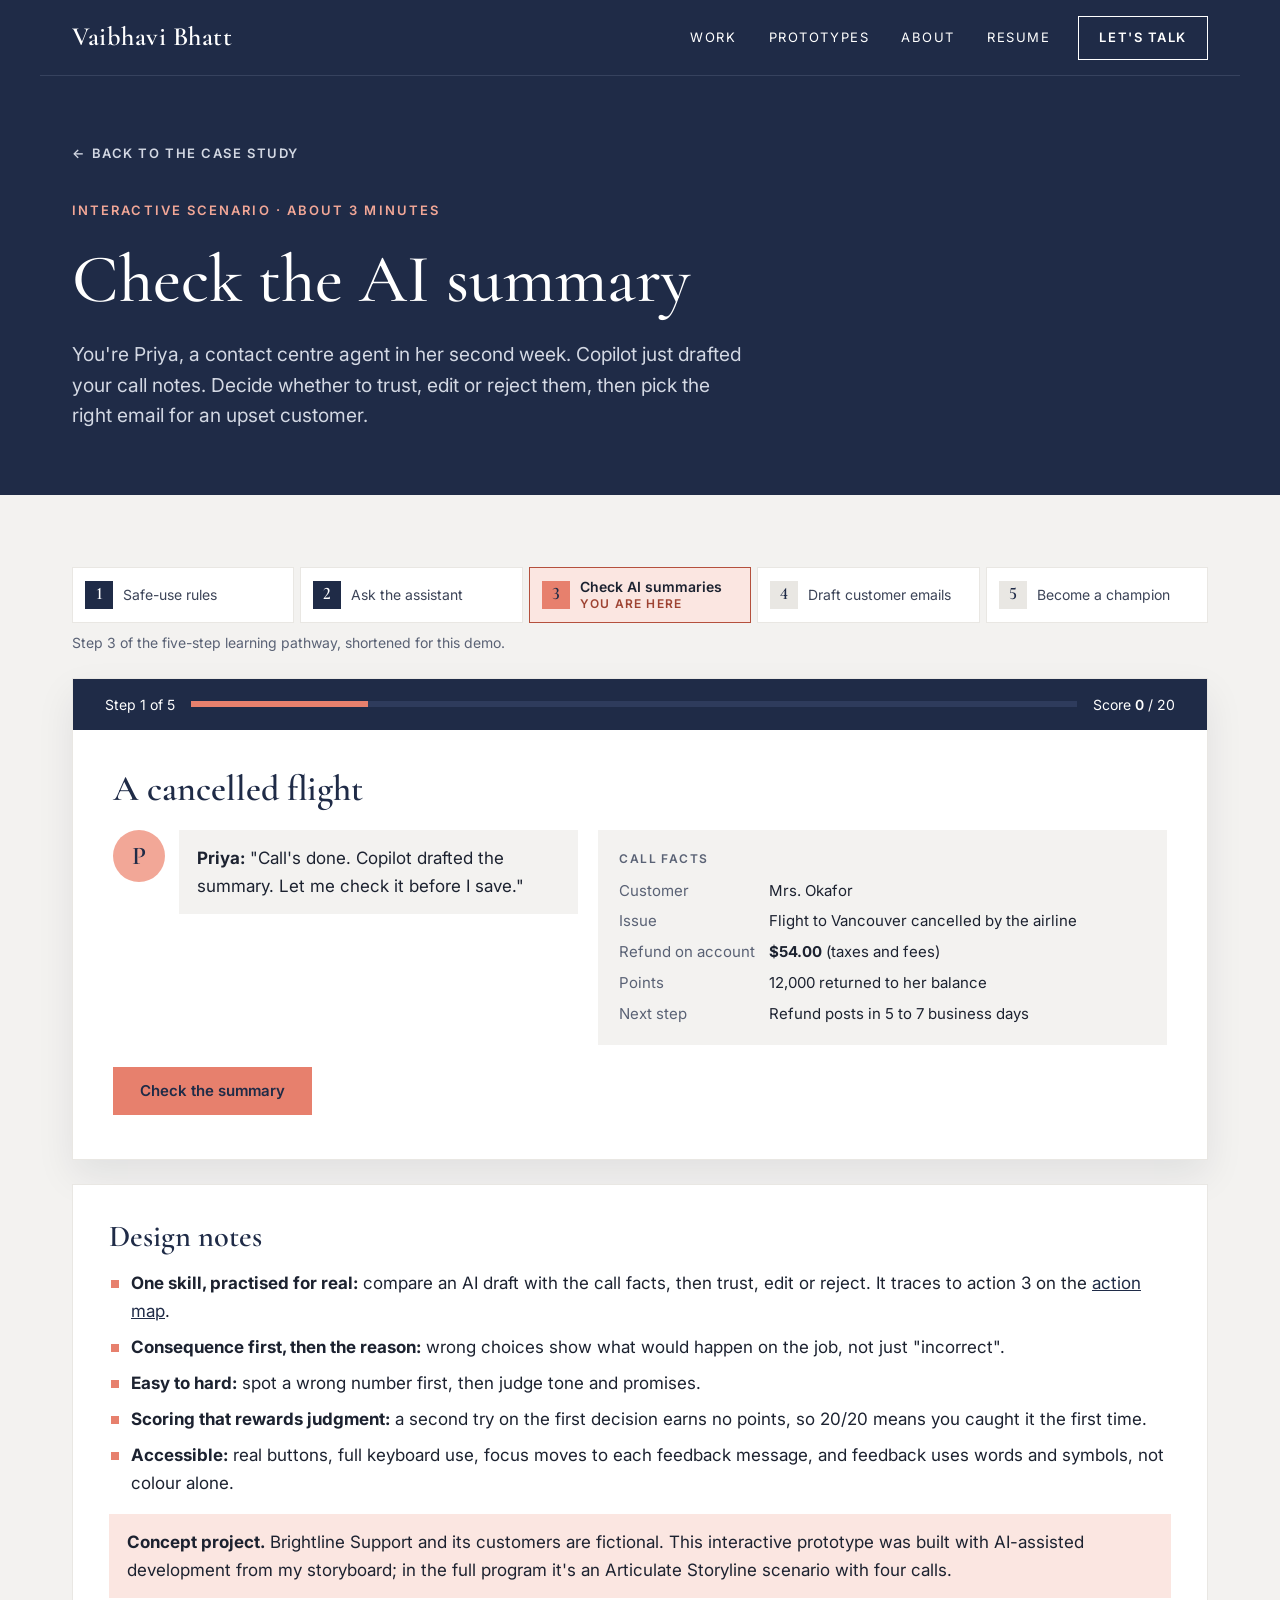
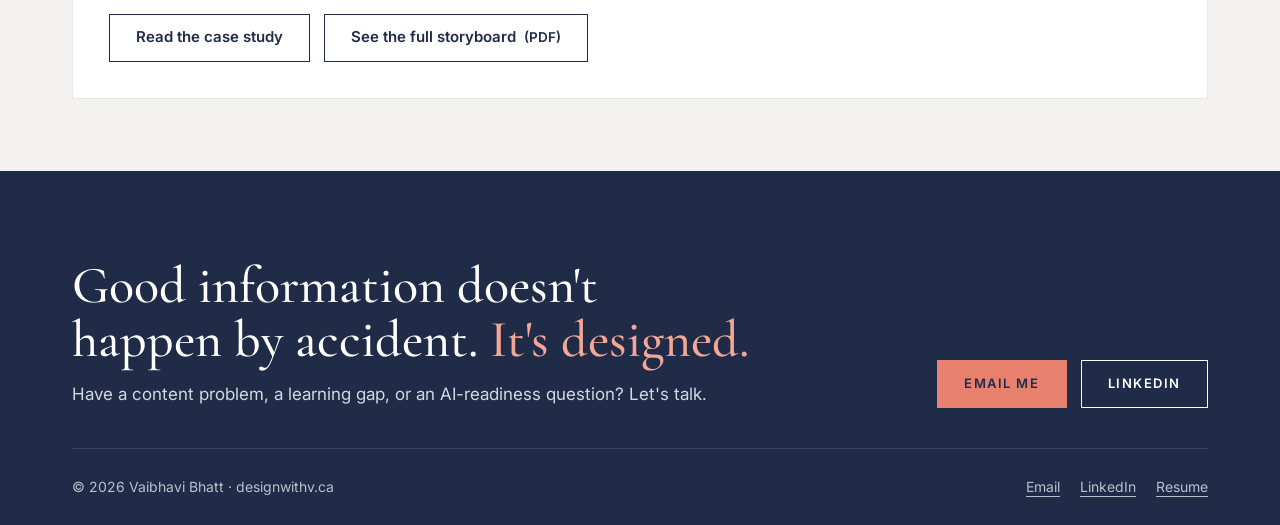
<file: brightline-demo.html>
<!doctype html>
<html lang="en">
<head>
<meta charset="utf-8">
<meta name="viewport" content="width=device-width, initial-scale=1">
<title>Try the scenario: Check the AI summary | Vaibhavi Bhatt</title>
<meta name="description" content="A 3-minute interactive branching scenario from the From Licences to Habits concept project: check an AI call summary, fix it, and choose the right customer email.">
<meta name="theme-color" content="#1F2B47">
<link rel="canonical" href="https://designwithv.ca/brightline-demo.html">
<meta property="og:type" content="website">
<meta property="og:title" content="Try the scenario: Check the AI summary | Vaibhavi Bhatt">
<meta property="og:description" content="AI drafts, the agent decides. A 3-minute interactive scenario from a concept learning experience design project.">
<meta property="og:url" content="https://designwithv.ca/brightline-demo.html">
<meta property="og:image" content="https://designwithv.ca/assets/img/cover-brightline.jpg">
<meta name="twitter:card" content="summary_large_image">
<link rel="icon" href="assets/img/favicon.svg" type="image/svg+xml">
<link rel="preconnect" href="https://fonts.googleapis.com">
<link rel="preconnect" href="https://fonts.gstatic.com" crossorigin>
<link href="https://fonts.googleapis.com/css2?family=Cormorant+Garamond:wght@500;600&family=Inter:wght@400;600&display=swap" rel="stylesheet">
<link rel="stylesheet" href="css/styles.css">
<script>document.documentElement.classList.add('js');</script>
</head>
<body>
<a class="skip" href="#main">Skip to content</a>

<header class="nav">
  <div class="wrap nav-inner">
    <a class="brand" href="index.html">Vaibhavi Bhatt</a>
    <button class="btn btn-line-light btn-sm nav-toggle" type="button" aria-expanded="false" aria-controls="nav-links">Menu</button>
    <nav class="nav-links" id="nav-links" aria-label="Primary">
      <a href="index.html#work">Work</a>
      <a href="index.html#prototypes">Prototypes</a>
      <a href="index.html#about">About</a>
      <a href="assets/docs/Vaibhavi-Bhatt-Resume.pdf" target="_blank" rel="noopener">Resume</a>
      <a class="btn btn-line-light btn-sm" href="#contact">Let's talk</a>
    </nav>
  </div>
</header>

<main id="main">

<section class="cs-intro">
  <div class="wrap cs-head">
    <a class="back" href="brightline.html"><span aria-hidden="true">←</span> Back to the case study</a>
    <p class="eyebrow">Interactive scenario · About 3 minutes</p>
    <h1 class="h-page">Check the AI summary</h1>
    <p class="lede">You're Priya, a contact centre agent in her second week. Copilot just drafted your call notes. Decide whether to trust, edit or reject them, then pick the right email for an upset customer.</p>
  </div>
</section>

<section class="section bg-grey demo-section">
  <div class="wrap stack gap-24">

    <!-- Where this sits in the pathway -->
    <figure class="pw-strip" aria-label="Where this scenario sits in the learning pathway">
      <ol>
        <li class="done"><span class="pws-n">1</span><span class="pws-t">Safe-use rules</span></li>
        <li class="done"><span class="pws-n">2</span><span class="pws-t">Ask the assistant</span></li>
        <li class="here" aria-current="step"><span class="pws-n">3</span><span class="pws-t">Check AI summaries <em>You are here</em></span></li>
        <li><span class="pws-n">4</span><span class="pws-t">Draft customer emails</span></li>
        <li><span class="pws-n">5</span><span class="pws-t">Become a champion</span></li>
      </ol>
      <figcaption>Step 3 of the five-step learning pathway, shortened for this demo.</figcaption>
    </figure>

    <!-- Player -->
    <div class="player" id="player" data-scenario>
      <div class="player-bar">
        <p class="player-step" aria-live="polite"><span data-step-label>Step 1 of 5</span></p>
        <div class="player-progress" aria-hidden="true"><span data-progress></span></div>
        <p class="player-score" aria-live="polite">Score <strong data-score>0</strong> / 20</p>
      </div>

      <noscript><p class="player-noscript">This scenario needs JavaScript. The full script is in the case study's storyboard.</p></noscript>

      <!-- Slide 1: The call -->
      <section class="slide" data-slide="1" aria-labelledby="s1-title">
        <h2 class="slide-title" id="s1-title" tabindex="-1">A cancelled flight</h2>
        <div class="slide-grid">
          <div class="who">
            <span class="avatar avatar-p" aria-hidden="true">P</span>
            <p class="bubble"><strong>Priya:</strong> "Call's done. Copilot drafted the summary. Let me check it before I save."</p>
          </div>
          <div class="card-doc facts">
            <p class="card-k">Call facts</p>
            <dl>
              <div><dt>Customer</dt><dd>Mrs. Okafor</dd></div>
              <div><dt>Issue</dt><dd>Flight to Vancouver cancelled by the airline</dd></div>
              <div><dt>Refund on account</dt><dd><strong>$54.00</strong> (taxes and fees)</dd></div>
              <div><dt>Points</dt><dd>12,000 returned to her balance</dd></div>
              <div><dt>Next step</dt><dd>Refund posts in 5 to 7 business days</dd></div>
            </dl>
          </div>
        </div>
        <div class="choices"><button class="btn btn-coral" type="button" data-go="2">Check the summary</button></div>
      </section>

      <!-- Slide 2: Decision 1 -->
      <section class="slide" data-slide="2" aria-labelledby="s2-title" hidden>
        <h2 class="slide-title" id="s2-title" tabindex="-1">What do you do with this summary?</h2>
        <div class="slide-grid">
          <div class="card-doc facts small-facts">
            <p class="card-k">Call facts</p>
            <dl>
              <div><dt>Refund on account</dt><dd><strong>$54.00</strong></dd></div>
              <div><dt>Points</dt><dd>12,000 returned</dd></div>
              <div><dt>Next step</dt><dd>5 to 7 business days</dd></div>
            </dl>
          </div>
          <div class="card-doc draft">
            <p class="card-k">Copilot draft · call summary</p>
            <p>[CUSTOMER] called about a flight to Vancouver cancelled by the airline. Refunded <strong>$45.00</strong> in taxes and fees. 12,000 points returned to balance. Refund posts in 5 to 7 business days.</p>
          </div>
        </div>
        <div class="who coach">
          <span class="avatar avatar-m" aria-hidden="true">M</span>
          <p class="bubble"><strong>Marcus, your team lead:</strong> "Numbers first."</p>
        </div>
        <div class="choices" role="group" aria-label="Your choice">
          <button class="btn btn-line" type="button" data-choice="d1-send">Send it, it looks right</button>
          <button class="btn btn-line" type="button" data-choice="d1-edit">Edit it before saving</button>
          <button class="btn btn-line" type="button" data-choice="d1-reject">Reject it and ask Marcus</button>
        </div>

        <div class="fb fb-wrong" data-fb="d1-send" hidden>
          <p class="fb-verdict" tabindex="-1"><span aria-hidden="true">✕</span> Next day, Mrs. Okafor calls back, upset.</p>
          <p>Her notes say $45. Her account says $54. Now someone has to correct the record and apologize. The draft swapped two digits: AI often gets numbers wrong, so check every amount against the call facts.</p>
          <button class="btn btn-coral" type="button" data-retry>Try again</button>
        </div>
        <div class="fb fb-right" data-fb="d1-edit" hidden>
          <p class="fb-verdict" tabindex="-1"><span aria-hidden="true">✓</span> Good call.</p>
          <p>One thing is wrong, and you can fix it yourself in seconds.</p>
          <button class="btn btn-coral" type="button" data-go="3">Fix it</button>
        </div>
        <div class="fb fb-wrong" data-fb="d1-reject" hidden>
          <p class="fb-verdict" tabindex="-1"><span aria-hidden="true">✕</span> Marcus: "You don't need me for a number you can check."</p>
          <p>One amount is wrong. That's a quick edit, not an escalation.</p>
          <button class="btn btn-coral" type="button" data-retry>Try again</button>
        </div>
      </section>

      <!-- Slide 3: Fix it -->
      <section class="slide" data-slide="3" aria-labelledby="s3-title" hidden>
        <h2 class="slide-title" id="s3-title" tabindex="-1">Which refund amount should the summary show?</h2>
        <div class="card-doc draft">
          <p class="card-k">Copilot draft · call summary</p>
          <p>[CUSTOMER] called about a flight to Vancouver cancelled by the airline. Refunded <span class="blank" data-amount>$<span class="sr-only">amount to fix</span>??.??</span> in taxes and fees. 12,000 points returned to balance. Refund posts in 5 to 7 business days.</p>
        </div>
        <div class="choices" role="group" aria-label="Choose the amount">
          <button class="btn btn-line" type="button" data-choice="d1b-45">$45.00</button>
          <button class="btn btn-line" type="button" data-choice="d1b-54">$54.00</button>
        </div>
        <div class="fb fb-wrong" data-fb="d1b-45" hidden>
          <p class="fb-verdict" tabindex="-1"><span aria-hidden="true">✕</span> Look again.</p>
          <p>The call facts say $54.00. The draft has the digits swapped.</p>
          <button class="btn btn-coral" type="button" data-retry>Try again</button>
        </div>
        <div class="fb fb-right" data-fb="d1b-54" hidden>
          <p class="fb-verdict" tabindex="-1"><span aria-hidden="true">✓</span> Fixed.</p>
          <p>The summary now matches the account. That's the habit: read the draft against the call, not against your memory.</p>
          <button class="btn btn-coral" type="button" data-go="4">Next</button>
        </div>
      </section>

      <!-- Slide 4: Decision 2 -->
      <section class="slide" data-slide="4" aria-labelledby="s4-title" hidden>
        <h2 class="slide-title" id="s4-title" tabindex="-1">Which email do you send?</h2>
        <p class="slide-intro">Mrs. Okafor asked for an email confirming her refund. Copilot drafted three versions.</p>
        <div class="emails" role="group" aria-label="Choose an email">
          <button class="email-opt" type="button" data-choice="d2-a"><span class="email-k">Email A</span>"Per policy, refunds take 5-7 business days. No further action is required on your part."</button>
          <button class="email-opt" type="button" data-choice="d2-b"><span class="email-k">Email B</span>"I'm sorry your trip was cancelled. Your $54.00 refund is on its way and should arrive within 5 to 7 business days. Your 12,000 points are already back in your account."</button>
          <button class="email-opt" type="button" data-choice="d2-c"><span class="email-k">Email C</span>"Sorry for the trouble! Your refund will be there by tomorrow, guaranteed."</button>
        </div>
        <div class="fb fb-wrong" data-fb="d2-a" hidden>
          <p class="fb-verdict" tabindex="-1"><span aria-hidden="true">✕</span> Accurate, but cold.</p>
          <p>For an upset customer, this reads like a form letter. Lead with empathy, then the facts.</p>
          <button class="btn btn-coral" type="button" data-go="5">See your result</button>
        </div>
        <div class="fb fb-right" data-fb="d2-b" hidden>
          <p class="fb-verdict" tabindex="-1"><span aria-hidden="true">✓</span> That's the one.</p>
          <p>It's kind, the amount and timeline match the account, and it promises nothing extra.</p>
          <button class="btn btn-coral" type="button" data-go="5">See your result</button>
        </div>
        <div class="fb fb-wrong" data-fb="d2-c" hidden>
          <p class="fb-verdict" tabindex="-1"><span aria-hidden="true">✕</span> A promise you can't keep.</p>
          <p>"By tomorrow, guaranteed" isn't policy. When the money doesn't arrive, she'll call back angrier.</p>
          <button class="btn btn-coral" type="button" data-go="5">See your result</button>
        </div>
      </section>

      <!-- Slide 5: Result -->
      <section class="slide" data-slide="5" aria-labelledby="s5-title" hidden>
        <h2 class="slide-title" id="s5-title" tabindex="-1">Your result</h2>
        <div class="result" data-result="pass" hidden>
          <p class="result-score"><span data-score-text>20</span> / 20</p>
          <p class="result-head">Nice work.</p>
          <p>You caught the wrong amount and kept the email kind and accurate. That's AI drafting and you deciding.</p>
        </div>
        <div class="result" data-result="retry" hidden>
          <p class="result-score"><span data-score-text>10</span> / 20</p>
          <p class="result-head">Almost.</p>
          <p data-retry-tip>Try the call once more: numbers first, then tone.</p>
          <div class="choices"><button class="btn btn-line" type="button" data-restart>Try the call again</button></div>
        </div>

        <div class="takeaway">
          <p class="eyebrow coral">Take it with you</p>
          <p class="takeaway-head">Check before you send</p>
          <p>Six checks, about 30 seconds: facts, amounts and dates, promises, tone, personal details, and your name on it. In the full program, this job aid is pinned in Teams.</p>
          <div class="btn-row">
            <a class="btn btn-coral" href="assets/docs/check-before-you-send.pdf" target="_blank" rel="noopener">Download the job aid (PDF)</a>
            <button class="btn btn-line" type="button" data-restart>Play again</button>
          </div>
        </div>
      </section>
    </div>

    <!-- Design notes for reviewers -->
    <div class="design-notes">
      <h2 class="h-card">Design notes</h2>
      <ul class="ticks">
        <li><strong>One skill, practised for real:</strong> compare an AI draft with the call facts, then trust, edit or reject. It traces to action 3 on the <a href="brightline.html#discovery">action map</a>.</li>
        <li><strong>Consequence first, then the reason:</strong> wrong choices show what would happen on the job, not just "incorrect".</li>
        <li><strong>Easy to hard:</strong> spot a wrong number first, then judge tone and promises.</li>
        <li><strong>Scoring that rewards judgment:</strong> a second try on the first decision earns no points, so 20/20 means you caught it the first time.</li>
        <li><strong>Accessible:</strong> real buttons, full keyboard use, focus moves to each feedback message, and feedback uses words and symbols, not colour alone.</li>
      </ul>
      <p class="notice-inline"><strong>Concept project.</strong> Brightline Support and its customers are fictional. This interactive prototype was built with AI-assisted development from my storyboard; in the full program it's an Articulate Storyline scenario with four calls.</p>
      <div class="btn-row">
        <a class="btn btn-line" href="brightline.html">Read the case study</a>
        <a class="btn btn-line" href="assets/docs/brightline/storyboard.pdf" target="_blank" rel="noopener">See the full storyboard <span class="ext">(PDF)</span></a>
      </div>
    </div>

  </div>
</section>

</main>

<footer class="footer" id="contact">
  <div class="wrap">
    <div class="footer-top">
      <div class="stack gap-12">
        <h2 class="h-cta">Good information doesn't happen by accident. <span class="accent">It's designed.</span></h2>
        <p class="sub">Have a content problem, a learning gap, or an AI-readiness question? Let's talk.</p>
      </div>
      <div class="btn-row">
        <a class="btn btn-coral" href="mailto:vaibhavipathak@yahoo.com">Email me</a>
        <a class="btn btn-line-light" href="https://www.linkedin.com/in/vaibhavi-bhatt-44175419/" target="_blank" rel="noopener">LinkedIn</a>
      </div>
    </div>
    <div class="footer-inner">
      <p>© <span data-year>2026</span> Vaibhavi Bhatt · designwithv.ca</p>
      <div class="footer-links">
        <a href="mailto:vaibhavipathak@yahoo.com">Email</a>
        <a href="https://www.linkedin.com/in/vaibhavi-bhatt-44175419/" target="_blank" rel="noopener">LinkedIn</a>
        <a href="assets/docs/Vaibhavi-Bhatt-Resume.pdf" target="_blank" rel="noopener">Resume</a>
      </div>
    </div>
  </div>
</footer>

<script src="js/main.js" defer></script>
<script src="js/scenario.js" defer></script>
</body>
</html>
</file>
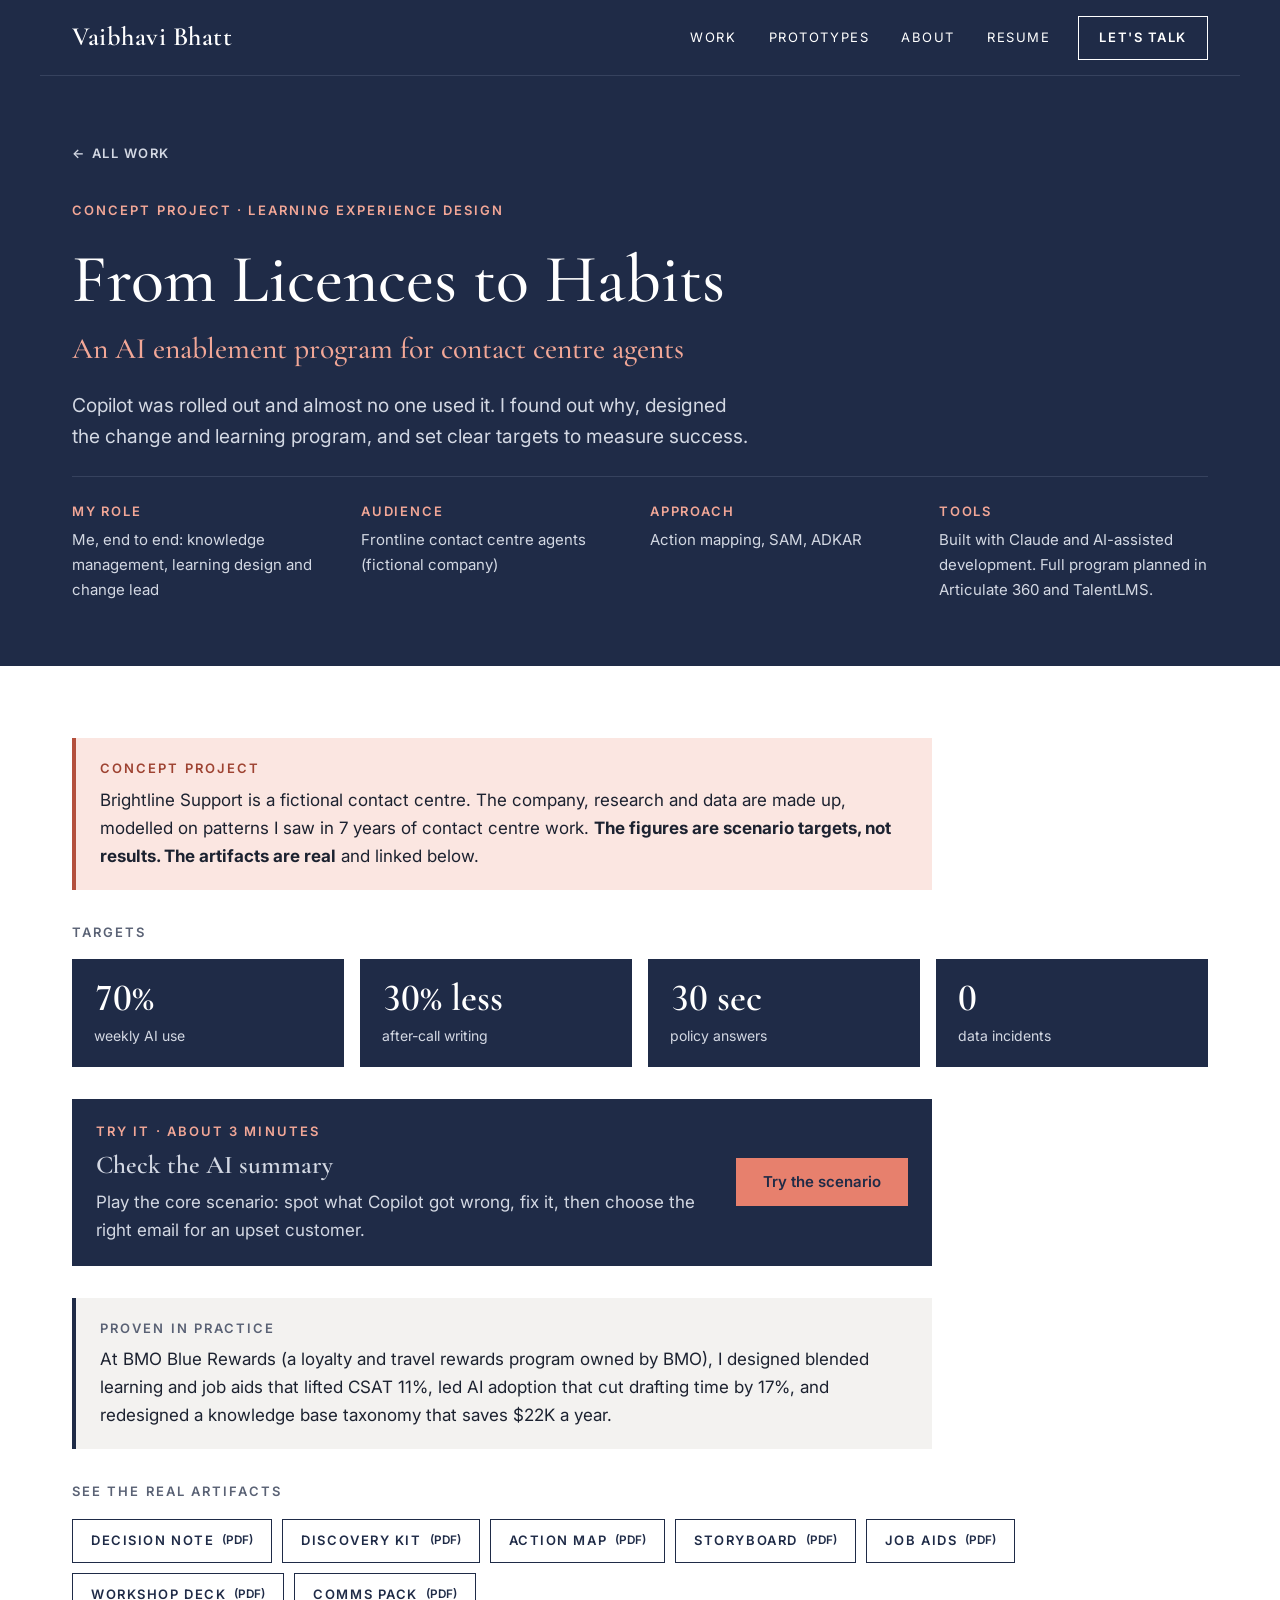
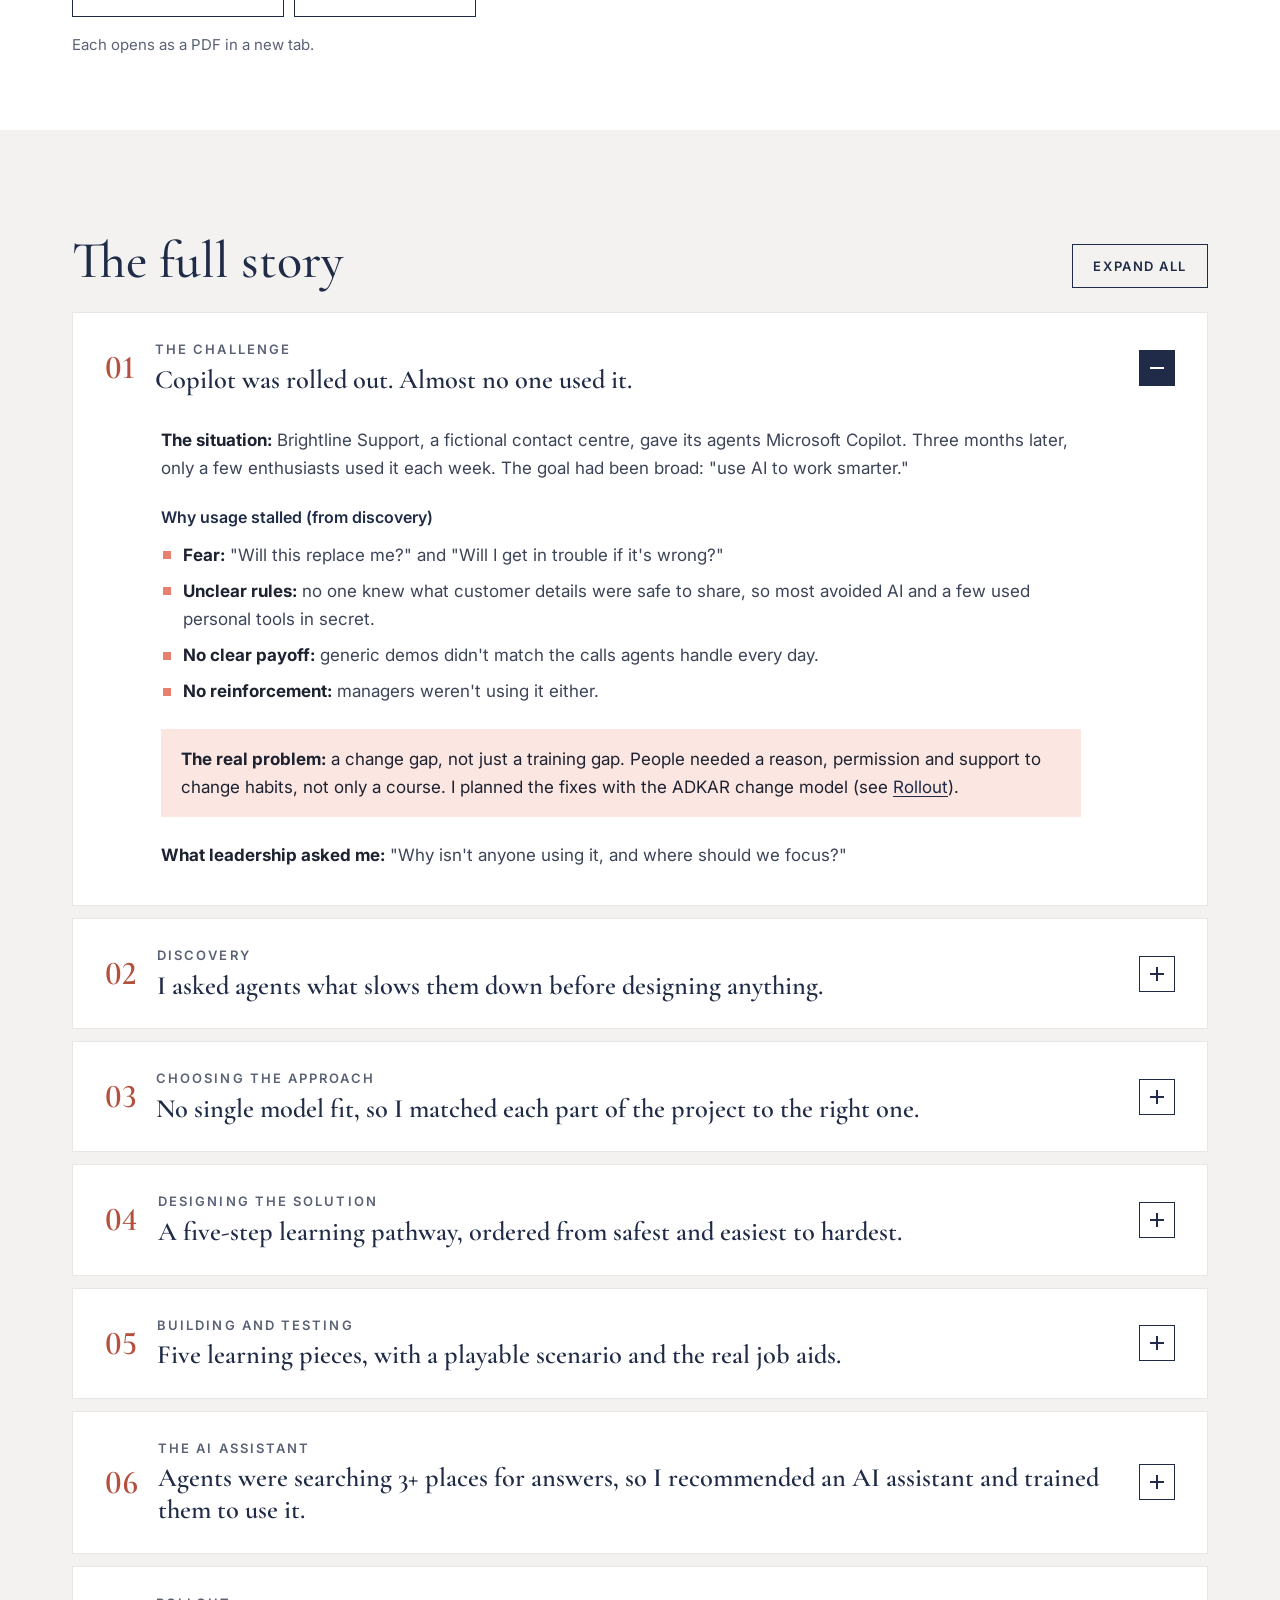
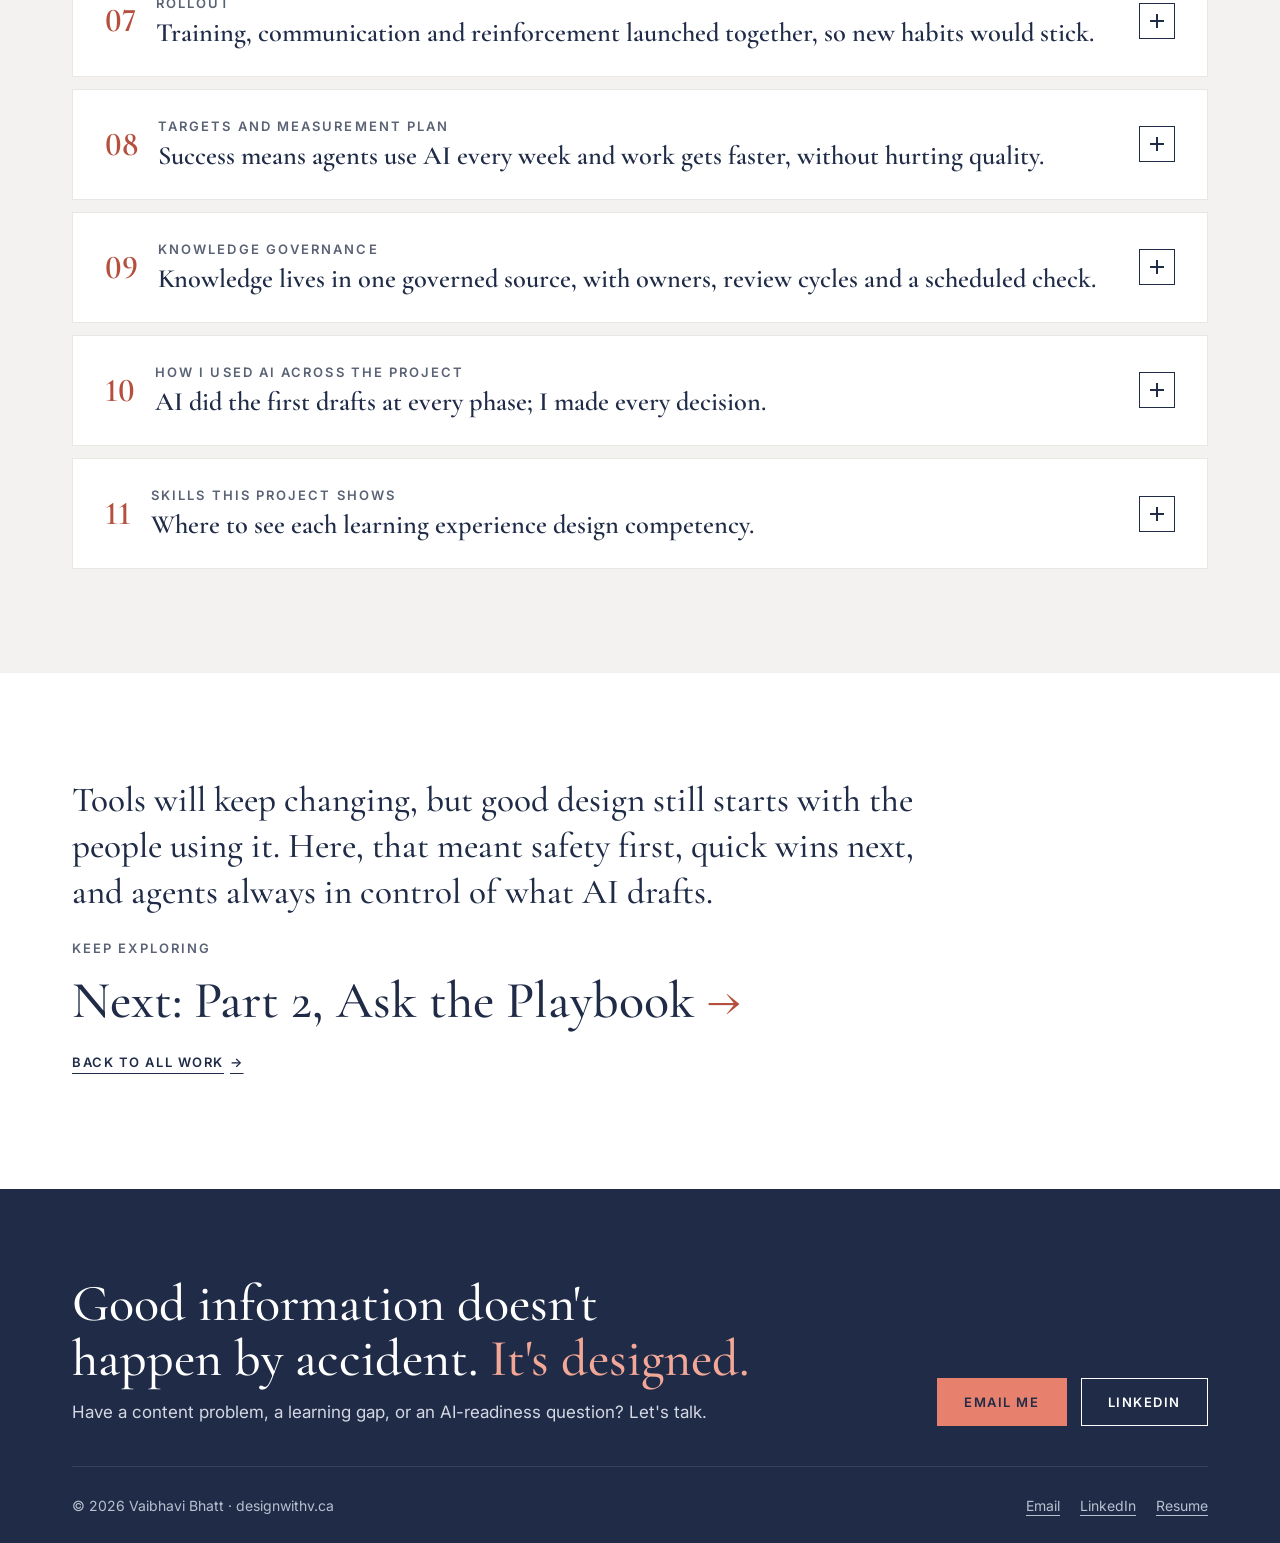
<file: brightline.html>
<!doctype html>
<html lang="en">
<head>
<meta charset="utf-8">
<meta name="viewport" content="width=device-width, initial-scale=1">
<title>From Licences to Habits: an AI enablement program (concept case study) | Vaibhavi Bhatt</title>
<meta name="description" content="A concept learning experience design case study: why a Copilot rollout stalled, and the learning, change and knowledge program designed to turn licences into daily habits.">
<meta name="theme-color" content="#1F2B47">
<link rel="canonical" href="https://designwithv.ca/brightline.html">
<meta property="og:type" content="article">
<meta property="og:title" content="From Licences to Habits | Vaibhavi Bhatt">
<meta property="og:description" content="Copilot was rolled out and almost no one used it. A concept LXD case study on finding out why and designing the fix.">
<meta property="og:url" content="https://designwithv.ca/brightline.html">
<meta property="og:image" content="https://designwithv.ca/assets/img/cover-brightline.jpg">
<meta name="twitter:card" content="summary_large_image">
<link rel="icon" href="assets/img/favicon.svg" type="image/svg+xml">
<link rel="preconnect" href="https://fonts.googleapis.com">
<link rel="preconnect" href="https://fonts.gstatic.com" crossorigin>
<link href="https://fonts.googleapis.com/css2?family=Cormorant+Garamond:wght@500;600&family=Inter:wght@400;600&display=swap" rel="stylesheet">
<link rel="stylesheet" href="css/styles.css">
<script>document.documentElement.classList.add('js');</script>
</head>
<body>
<a class="skip" href="#main">Skip to content</a>

<header class="nav">
  <div class="wrap nav-inner">
    <a class="brand" href="index.html">Vaibhavi Bhatt</a>
    <button class="btn btn-line-light btn-sm nav-toggle" type="button" aria-expanded="false" aria-controls="nav-links">Menu</button>
    <nav class="nav-links" id="nav-links" aria-label="Primary">
      <a href="index.html#work">Work</a>
      <a href="index.html#prototypes">Prototypes</a>
      <a href="index.html#about">About</a>
      <a href="assets/docs/Vaibhavi-Bhatt-Resume.pdf" target="_blank" rel="noopener">Resume</a>
      <a class="btn btn-line-light btn-sm" href="#contact">Let's talk</a>
    </nav>
  </div>
  <div class="progress" aria-hidden="true"></div>
</header>

<main id="main">

<!-- ===================== SNAPSHOT ===================== -->
<section class="cs-intro">
  <div class="wrap cs-head">
    <a class="back" href="index.html#work"><span aria-hidden="true">←</span> All work</a>
    <p class="eyebrow" data-reveal>Concept project · Learning experience design</p>
    <h1 class="h-page" data-reveal style="--d: 60ms">From Licences to Habits</h1>
    <p class="cs-subtitle" data-reveal style="--d: 100ms">An AI enablement program for contact centre agents</p>
    <p class="lede" data-reveal style="--d: 140ms">Copilot was rolled out and almost no one used it. I found out why, designed the change and learning program, and set clear targets to measure success.</p>
    <dl class="meta" data-reveal style="--d: 200ms">
      <div><dt class="mono">My role</dt><dd>Me, end to end: knowledge management, learning design and change lead</dd></div>
      <div><dt class="mono">Audience</dt><dd>Frontline contact centre agents (fictional company)</dd></div>
      <div><dt class="mono">Approach</dt><dd>Action mapping, SAM, ADKAR</dd></div>
      <div><dt class="mono">Tools</dt><dd>Built with Claude and AI-assisted development. Full program planned in Articulate 360 and TalentLMS.</dd></div>
    </dl>
  </div>
</section>

<section class="section bg-white snap">
  <div class="wrap stack gap-32">

    <div class="notice" role="note" data-reveal>
      <p class="eyebrow coral">Concept project</p>
      <p>Brightline Support is a fictional contact centre. The company, research and data are made up, modelled on patterns I saw in 7 years of contact centre work. <strong>The figures are scenario targets, not results. The artifacts are real</strong> and linked below.</p>
    </div>

    <div class="stack gap-16" data-reveal>
      <p class="eyebrow">Targets</p>
      <ul class="target-cards">
        <li><p class="stat-num">70%</p><p class="stat-label">weekly AI use</p></li>
        <li><p class="stat-num">30% less</p><p class="stat-label">after-call writing</p></li>
        <li><p class="stat-num">30 sec</p><p class="stat-label">policy answers</p></li>
        <li><p class="stat-num">0</p><p class="stat-label">data incidents</p></li>
      </ul>
    </div>

    <div class="try-it" data-reveal>
      <div class="stack gap-8">
        <p class="eyebrow">Try it · about 3 minutes</p>
        <p class="try-head">Check the AI summary</p>
        <p>Play the core scenario: spot what Copilot got wrong, fix it, then choose the right email for an upset customer.</p>
      </div>
      <a class="btn btn-coral" href="brightline-demo.html">Try the scenario</a>
    </div>

    <div class="proven" data-reveal>
      <p class="eyebrow">Proven in practice</p>
      <p>At BMO Blue Rewards (a loyalty and travel rewards program owned by BMO), I designed blended learning and job aids that lifted CSAT 11%, led AI adoption that cut drafting time by 17%, and redesigned a knowledge base taxonomy that saves $22K a year.</p>
    </div>

    <div class="stack gap-16" data-reveal>
      <p class="eyebrow">See the real artifacts</p>
      <ul class="artifacts">
        <li><a class="btn btn-line" href="assets/docs/brightline/decision-note.pdf" target="_blank" rel="noopener">Decision Note <span class="ext">(PDF)</span></a></li>
        <li><a class="btn btn-line" href="assets/docs/brightline/discovery-kit.pdf" target="_blank" rel="noopener">Discovery Kit <span class="ext">(PDF)</span></a></li>
        <li><a class="btn btn-line" href="assets/docs/brightline/action-map.pdf" target="_blank" rel="noopener">Action Map <span class="ext">(PDF)</span></a></li>
        <li><a class="btn btn-line" href="assets/docs/brightline/storyboard.pdf" target="_blank" rel="noopener">Storyboard <span class="ext">(PDF)</span></a></li>
        <li><a class="btn btn-line" href="assets/docs/brightline/job-aids.pdf" target="_blank" rel="noopener">Job Aids <span class="ext">(PDF)</span></a></li>
        <li><a class="btn btn-line" href="assets/docs/brightline/workshop-deck.pdf" target="_blank" rel="noopener">Workshop Deck <span class="ext">(PDF)</span></a></li>
        <li><a class="btn btn-line" href="assets/docs/brightline/comms-pack.pdf" target="_blank" rel="noopener">Comms Pack <span class="ext">(PDF)</span></a></li>
      </ul>
      <p class="small muted">Each opens as a PDF in a new tab.</p>
    </div>

  </div>
</section>

<!-- ===================== SECTIONS ===================== -->
<section class="section bg-grey">
  <div class="wrap stack gap-24">
    <div class="acc-bar" data-reveal>
      <h2 class="h-section">The full story</h2>
      <button class="btn btn-line btn-sm" type="button" data-expand-all aria-pressed="false">Expand all</button>
    </div>

    <div class="accs">

    <!-- 1. Challenge -->
    <details class="acc" id="challenge" open>
      <summary>
        <span class="acc-num">01</span>
        <span class="acc-title"><span class="eyebrow">The Challenge</span><span class="acc-head">Copilot was rolled out. Almost no one used it.</span></span>
        <span class="acc-icon" aria-hidden="true"></span>
      </summary>
      <div class="acc-body">
        <p><strong>The situation:</strong> Brightline Support, a fictional contact centre, gave its agents Microsoft Copilot. Three months later, only a few enthusiasts used it each week. The goal had been broad: "use AI to work smarter."</p>
        <div class="stack gap-12">
          <h3 class="h-sub">Why usage stalled (from discovery)</h3>
          <ul class="ticks">
            <li><strong>Fear:</strong> "Will this replace me?" and "Will I get in trouble if it's wrong?"</li>
            <li><strong>Unclear rules:</strong> no one knew what customer details were safe to share, so most avoided AI and a few used personal tools in secret.</li>
            <li><strong>No clear payoff:</strong> generic demos didn't match the calls agents handle every day.</li>
            <li><strong>No reinforcement:</strong> managers weren't using it either.</li>
          </ul>
        </div>
        <div class="callout">
          <p><strong>The real problem:</strong> a change gap, not just a training gap. People needed a reason, permission and support to change habits, not only a course. I planned the fixes with the ADKAR change model (see <a href="#rollout">Rollout</a>).</p>
        </div>
        <p><strong>What leadership asked me:</strong> "Why isn't anyone using it, and where should we focus?"</p>
      </div>
    </details>

    <!-- 2. Discovery -->
    <details class="acc" id="discovery">
      <summary>
        <span class="acc-num">02</span>
        <span class="acc-title"><span class="eyebrow">Discovery</span><span class="acc-head">I asked agents what slows them down before designing anything.</span></span>
        <span class="acc-icon" aria-hidden="true"></span>
      </summary>
      <div class="acc-body">
        <p><strong>Purpose:</strong> a needs analysis to find out why adoption stalled and which tasks AI should target, then set a measurable goal.</p>

        <div class="stack gap-12">
          <h3 class="h-sub">How I listened (all remote)</h3>
          <ul class="ticks">
            <li>Interviews and a short survey with 6 frontline agents (see the <a href="assets/docs/brightline/discovery-kit.pdf" target="_blank" rel="noopener">Discovery Kit</a>)</li>
            <li>A walk-through of a typical shift to spot writing-heavy and repetitive tasks</li>
            <li>Existing signals where I couldn't ask directly: support tickets, QA trends, manager input</li>
          </ul>
        </div>

        <div class="stack gap-12">
          <h3 class="h-sub">What I learned</h3>
          <div class="tbl-wrap" tabindex="0" role="region" aria-label="Table, scrolls sideways on small screens"><table class="tbl">
            <thead><tr><th scope="col">Finding</th><th scope="col">What it meant</th></tr></thead>
            <tbody>
              <tr><td>After-call notes take about 3 min per call</td><td>Biggest time win for AI</td></tr>
              <tr><td>Agents search 3+ places for policy answers (about 90 sec each)</td><td>Need answers mid-call: I recommended an AI assistant, not a course</td></tr>
              <tr><td>Most had tried AI once and given up</td><td>Need real examples from their own calls</td></tr>
              <tr><td>Data rules were unclear</td><td>A leadership fix, not a training fix</td></tr>
              <tr><td>Customer emails take about 6 min, often written from scratch</td><td>Good fit for AI drafts the agent edits</td></tr>
              <tr><td>4 of 6 feared AI would replace them or get them in trouble</td><td>Make clear the agent always decides; AI only drafts</td></tr>
            </tbody>
          </table></div>
        </div>

        <div class="stack gap-12">
          <h3 class="h-sub">Top 3 AI use cases</h3>
          <p class="muted small">Scored on value, frequency, risk and readiness.</p>
          <ol class="rank">
            <li><span>Call summaries</span></li>
            <li><span>Policy and knowledge lookups <span class="muted">(I recommended an AI assistant; training shows agents how to use it)</span></span></li>
            <li><span>Customer email drafts</span></li>
          </ol>
        </div>

        <div class="stack gap-12">
          <h3 class="h-sub">The goals, set from these findings (within 3 weeks)</h3>
          <div class="tbl-wrap" tabindex="0" role="region" aria-label="Table, scrolls sideways on small screens"><table class="tbl">
            <thead><tr><th scope="col">Use case</th><th scope="col">Measure</th><th scope="col">Today</th><th scope="col">Target</th></tr></thead>
            <tbody>
              <tr><td>Call summaries</td><td>After-call writing time</td><td>3 min</td><td><strong>2 min (30% less)</strong></td></tr>
              <tr><td>Policy lookups</td><td>Time to find an answer mid-call (cuts handle time)</td><td>90 sec</td><td><strong>30 sec</strong></td></tr>
              <tr><td>Email drafts</td><td>Time per customer email</td><td>6 min</td><td><strong>4 min</strong></td></tr>
              <tr><td>Adoption</td><td>Agents using AI weekly</td><td>A few enthusiasts</td><td><strong>70%</strong></td></tr>
              <tr><td>All</td><td>QA score and customer-data incidents</td><td>Baseline, 0</td><td><strong>No drop, 0</strong></td></tr>
            </tbody>
          </table></div>
        </div>

        <div class="stack gap-16">
          <h3 class="h-sub">The action map</h3>
          <p>Starting from the business goal, I asked what agents need to <em>do</em>, then designed practice for each action.</p>
          <figure class="amap" aria-label="Action map: from business goal to actions to practice">
            <div class="amap-goal">
              <p class="amap-k">Business goal · within 3 weeks</p>
              <p class="amap-g">Hit the three time targets above, with steady QA scores and zero data incidents</p>
            </div>
            <ol class="amap-cols">
              <li>
                <div class="amap-act"><p class="amap-k">Action 1</p><p>Remove personal details before prompting</p></div>
                <div class="amap-prac"><p class="amap-k">Practice</p><p>Spot the details in 5 sample notes</p></div>
              </li>
              <li>
                <div class="amap-act"><p class="amap-k">Action 2</p><p>Look up policies with the AI assistant and check the source</p></div>
                <div class="amap-prac"><p class="amap-k">Practice</p><p>A timed lookup challenge</p></div>
              </li>
              <li>
                <div class="amap-act"><p class="amap-k">Action 3</p><p>Draft call summaries with Copilot, then check and edit them</p></div>
                <div class="amap-prac"><p class="amap-k">Practice</p><p>A draft with a wrong refund amount</p></div>
              </li>
              <li>
                <div class="amap-act"><p class="amap-k">Action 4</p><p>Draft customer emails with Copilot, then adjust the tone</p></div>
                <div class="amap-prac"><p class="amap-k">Practice</p><p>Soften a blunt AI draft for an upset customer</p></div>
              </li>
              <li class="amap-not">
                <div class="amap-act"><p class="amap-k">Not training · fixed another way</p><p>An AI assistant for mid-call answers. Leaders publish data rules. Managers use AI in huddles.</p></div>
              </li>
            </ol>
            <figcaption>Every practice activity traces back to the business goal. Barriers training can't fix are solved another way. <a href="assets/docs/brightline/action-map.pdf" target="_blank" rel="noopener">Open the full action map</a>.</figcaption>
          </figure>
        </div>

        <p><strong>Personas:</strong> an AI-sceptic veteran, a time-pressed new hire, and an agent who uses a screen reader.</p>
      </div>
    </details>

    <!-- 3. Choosing the Approach -->
    <details class="acc" id="approach">
      <summary>
        <span class="acc-num">03</span>
        <span class="acc-title"><span class="eyebrow">Choosing the Approach</span><span class="acc-head">No single model fit, so I matched each part of the project to the right one.</span></span>
        <span class="acc-icon" aria-hidden="true"></span>
      </summary>
      <div class="acc-body">
        <p class="callout"><strong>In one sentence:</strong> I used action mapping to decide what to build, SAM to build it quickly with feedback, and matched each lesson's method to the skill being learned.</p>

        <div class="tabs" data-tabs>
          <div class="tab-list" role="tablist" aria-label="Design decisions">
            <button role="tab" type="button" id="tab-what" aria-controls="panel-what" aria-selected="true">What to build</button>
            <button role="tab" type="button" id="tab-how" aria-controls="panel-how" aria-selected="false" tabindex="-1">How to build</button>
            <button role="tab" type="button" id="tab-learn" aria-controls="panel-learn" aria-selected="false" tabindex="-1">How people learn each skill</button>
            <button role="tab" type="button" id="tab-flow" aria-controls="panel-flow" aria-selected="false" tabindex="-1">How each lesson flows</button>
            <button role="tab" type="button" id="tab-change" aria-controls="panel-change" aria-selected="false" tabindex="-1">Handling constant change</button>
          </div>

          <div class="tab-panel" role="tabpanel" id="panel-what" aria-labelledby="tab-what" tabindex="0">
            <h3 class="h-sub tab-fallback">What to build</h3>
            <p class="muted small">Action mapping</p>
            <ul class="ticks">
              <li>Starts from the business goal and asks why people aren't doing each action.</li>
              <li>Problems training can't fix (like unclear data rules) get fixed another way (clear rules, an AI assistant), so the course stays focused.</li>
            </ul>
          </div>
          <div class="tab-panel" role="tabpanel" id="panel-how" aria-labelledby="tab-how" tabindex="0">
            <h3 class="h-sub tab-fallback">How to build</h3>
            <p class="muted small">SAM, 3 rounds</p>
            <ul class="ticks">
              <li>Short prototype-test-revise rounds, so the course isn't outdated by launch and agents shape the design early.</li>
              <li>Why not ADDIE: too linear for tools that change this fast.</li>
            </ul>
          </div>
          <div class="tab-panel" role="tabpanel" id="panel-learn" aria-labelledby="tab-learn" tabindex="0">
            <h3 class="h-sub tab-fallback">How people learn each skill</h3>
            <div class="tbl-wrap" tabindex="0" role="region" aria-label="Table, scrolls sideways on small screens"><table class="tbl">
              <thead><tr><th scope="col">Skill</th><th scope="col">Method</th><th scope="col">Why</th></tr></thead>
              <tbody>
                <tr><td>Safe-use rules</td><td>Behaviourism</td><td>Clear right answers; quiz with instant feedback</td></tr>
                <tr><td>Judging AI drafts</td><td>Constructivism</td><td>Judgment grows by working real cases</td></tr>
                <tr><td>Daily AI habits</td><td>Social learning</td><td>People copy peers and champions</td></tr>
              </tbody>
            </table></div>
          </div>
          <div class="tab-panel" role="tabpanel" id="panel-flow" aria-labelledby="tab-flow" tabindex="0">
            <h3 class="h-sub tab-fallback">How each lesson flows</h3>
            <ul class="ticks">
              <li><strong>Gagné's nine events:</strong> from a hook to a job aid you keep.</li>
              <li><strong>Merrill's Pebble in the Pond:</strong> cases go from easy to hard, ending with a full real task.</li>
            </ul>
          </div>
          <div class="tab-panel" role="tabpanel" id="panel-change" aria-labelledby="tab-change" tabindex="0">
            <h3 class="h-sub tab-fallback">Handling constant change</h3>
            <ul class="ticks">
              <li>Content changes from yearly to several times a day, so fast-changing facts stay out of the course.</li>
              <li>The course teaches lasting skills. Facts live in one source (a governed knowledge base and job aids), updated once and flagged by the weekly freshness check (see <a href="#governance">Knowledge Governance</a>).</li>
            </ul>
          </div>
        </div>

        <p><a class="go" href="assets/docs/brightline/decision-note.pdf" target="_blank" rel="noopener">See my full decision note <span class="arrow" aria-hidden="true">→</span></a></p>
      </div>
    </details>

    <!-- 4. Designing the Solution -->
    <details class="acc" id="design">
      <summary>
        <span class="acc-num">04</span>
        <span class="acc-title"><span class="eyebrow">Designing the Solution</span><span class="acc-head">A five-step learning pathway, ordered from safest and easiest to hardest.</span></span>
        <span class="acc-icon" aria-hidden="true"></span>
      </summary>
      <div class="acc-body">
        <div class="stack gap-12">
          <h3 class="h-sub">The learning pathway</h3>
          <ol class="pathway">
            <li><span class="pw-n">1</span><div><p class="pw-t">Why AI, and the safe-use rules</p><p class="pw-f">Micro-lesson + quiz · 10 min</p><p class="pw-w">Safety first: rules come before anyone touches customer data</p></div></li>
            <li><span class="pw-n">2</span><div><p class="pw-t">Asking the AI assistant</p><p class="pw-f">Demo + practice · 10 min</p><p class="pw-w">Quick, low-risk win; answers show their source, which builds trust</p></div></li>
            <li><span class="pw-n">3</span><div><p class="pw-t">Checking and editing AI call summaries</p><p class="pw-f">Scenario eLearning · 20 min</p><p class="pw-w">Needs judgment; reuses the source-checking habit from step 2</p></div></li>
            <li><span class="pw-n">4</span><div><p class="pw-t">Drafting customer emails</p><p class="pw-f">Live virtual workshop · 45 min</p><p class="pw-w">Hardest: tone and customer impact are best practised with coaching</p></div></li>
            <li><span class="pw-n">5</span><div><p class="pw-t">Becoming a champion (optional)</p><p class="pw-f">Peer coaching guide</p><p class="pw-w">For early adopters who'll support others</p></div></li>
          </ol>
        </div>
        <p><strong>Why this order:</strong> safety first, a quick win next to build confidence, then harder judgment calls. Each step builds on the one before, in a blended mix of self-paced lessons, a live workshop and on-the-job support.</p>
        <p><strong>How I picked each format:</strong> how complex the skill is, how risky a mistake is, how often it changes, and whether it's needed mid-call.</p>

        <div class="stack gap-12">
          <h3 class="h-sub">Every objective has matching practice and proof</h3>
          <div class="tbl-wrap" tabindex="0" role="region" aria-label="Table, scrolls sideways on small screens"><table class="tbl">
            <thead><tr><th scope="col">Agents will…</th><th scope="col">Practice</th><th scope="col">Proof</th></tr></thead>
            <tbody>
              <tr><td>Apply the safe-use rules</td><td>Spot personal details in 5 sample notes</td><td>5/5 correct</td></tr>
              <tr><td>Use the AI assistant and verify its source</td><td>Timed lookup challenge</td><td>Correct answer and source in under 30 sec</td></tr>
              <tr><td>Evaluate an AI call summary</td><td>4 branching cases, easy to hard</td><td>80% scenario score</td></tr>
              <tr><td>Create a customer email with AI</td><td>Workshop practice with the prompt cards</td><td>Rubric-scored email</td></tr>
            </tbody>
          </table></div>
        </div>

        <div class="stack gap-12">
          <h3 class="h-sub">Designed for everyone</h3>
          <ul class="ticks">
            <li>WCAG 2.2 AA: captions, alt text, contrast, keyboard navigation, screen-reader tested.</li>
            <li>Plain language at about a grade 8 level.</li>
            <li>Diverse names, accents and customer situations.</li>
            <li>A short lesson on spotting bias in AI answers.</li>
            <li>Workshop recorded with captions for anyone who can't attend live.</li>
          </ul>
        </div>
      </div>
    </details>

    <!-- 5. Building and Testing -->
    <details class="acc" id="build">
      <summary>
        <span class="acc-num">05</span>
        <span class="acc-title"><span class="eyebrow">Building and Testing</span><span class="acc-head">Five learning pieces, with a playable scenario and the real job aids.</span></span>
        <span class="acc-icon" aria-hidden="true"></span>
      </summary>
      <div class="acc-body">
        <div class="stack gap-12">
          <h3 class="h-sub">What I designed and built (one piece per pathway step)</h3>
          <div class="tbl-wrap" tabindex="0" role="region" aria-label="Table, scrolls sideways on small screens"><table class="tbl">
            <thead><tr><th scope="col">Step</th><th scope="col">Piece</th><th scope="col">Status</th><th scope="col">Full program tool</th></tr></thead>
            <tbody>
              <tr><td>1</td><td>Safe-use micro-lesson, quiz and <a href="assets/docs/brightline/job-aids.pdf" target="_blank" rel="noopener">one-page guide</a></td><td><span class="status status-built">Job aid built</span> · lesson designed</td><td>Articulate Rise</td></tr>
              <tr><td>2</td><td>AI assistant demo and lookup challenge</td><td><span class="status status-plan">Designed</span></td><td>Articulate Rise, with a clickable mock-up</td></tr>
              <tr><td>3</td><td>Branching scenario: 4 calls, easy to hard (<a href="assets/docs/brightline/storyboard.pdf" target="_blank" rel="noopener">storyboard</a>)</td><td><span class="status status-built">Built</span> <a href="brightline-demo.html">playable prototype</a> of the core call</td><td>Articulate Storyline</td></tr>
              <tr><td>4</td><td><a href="assets/docs/brightline/workshop-deck.pdf" target="_blank" rel="noopener">Workshop deck</a> and prompt cards</td><td><span class="status status-built">Built</span></td><td>PowerPoint, PDF</td></tr>
              <tr><td>5</td><td>Champion coaching guide (in the <a href="assets/docs/brightline/comms-pack.pdf" target="_blank" rel="noopener">Comms Pack</a>)</td><td><span class="status status-built">Built</span></td><td>PDF</td></tr>
            </tbody>
          </table></div>
          <p class="muted small">The playable prototype was built with AI-assisted development from my storyboard, so reviewers can try the core decision in 3 minutes.</p>
        </div>

        <div class="stack gap-12">
          <h3 class="h-sub">Performance support: job aids for the moment of need</h3>
          <p class="muted small">One click away: pinned in Teams and linked from the assistant. <a href="assets/docs/brightline/job-aids.pdf" target="_blank" rel="noopener">See all four job aids</a>.</p>
          <div class="tbl-wrap" tabindex="0" role="region" aria-label="Table, scrolls sideways on small screens"><table class="tbl">
            <thead><tr><th scope="col">Job aid</th><th scope="col">Used when</th><th scope="col">Step</th></tr></thead>
            <tbody>
              <tr><td>Safe-use one-pager: what you can and can't paste into AI</td><td>Before any prompt</td><td>1</td></tr>
              <tr><td>Assistant quick guide: ask, check the source, escalate</td><td>Mid-call</td><td>2</td></tr>
              <tr><td>"Check before you send" checklist: facts, amounts, tone, personal details</td><td>Reviewing any AI draft</td><td>3–4</td></tr>
              <tr><td>Prompt cards for call summaries and customer emails</td><td>Writing a summary or email</td><td>3–4</td></tr>
            </tbody>
          </table></div>
        </div>

        <p><strong>How the scenario flows (Gagné's nine events):</strong> a call that goes wrong, what you'll be able to do, how you write summaries today, a good AI-assisted example, hints, your turn, instant feedback, a scored final case, and a job aid to keep.</p>

        <div class="stack gap-12">
          <h3 class="h-sub">3 rounds of testing (SAM, as planned for the full build)</h3>
          <div class="tbl-wrap" tabindex="0" role="region" aria-label="Table, scrolls sideways on small screens"><table class="tbl">
            <thead><tr><th scope="col">Round</th><th scope="col">Tested</th><th scope="col">Changed</th></tr></thead>
            <tbody>
              <tr><td>1. Storyboard and rough prototype</td><td>Flow and realism of the calls</td><td>Cut the intro; started straight in a call</td></tr>
              <tr><td>2. Working draft</td><td>Feedback, wording, difficulty</td><td>Added hints to case 3; plain-language rewrite</td></tr>
              <tr><td>3. Final</td><td>Accessibility (WCAG 2.2 AA) and timing</td><td>Fixed contrast and keyboard order; trimmed to 20 min</td></tr>
            </tbody>
          </table></div>
        </div>

        <div class="stack gap-12">
          <h3 class="h-sub">Who did what</h3>
          <ul class="roles">
            <li><span>Instructional designer</span><strong>Me</strong></li>
            <li><span>Developer</span><strong>Me</strong></li>
            <li><span>Media producer</span><strong>Me</strong></li>
            <li><span>Subject-matter expert</span><strong>Me</strong></li>
            <li><span>Facilitator</span><strong>Me</strong></li>
          </ul>
        </div>
      </div>
    </details>

    <!-- 6. AI Assistant -->
    <details class="acc" id="assistant">
      <summary>
        <span class="acc-num">06</span>
        <span class="acc-title"><span class="eyebrow">The AI Assistant</span><span class="acc-head">Agents were searching 3+ places for answers, so I recommended an AI assistant and trained them to use it.</span></span>
        <span class="acc-icon" aria-hidden="true"></span>
      </summary>
      <div class="acc-body">
        <div class="stack gap-12">
          <h3 class="h-sub">What agents get</h3>
          <ul class="ticks">
            <li>Answers from a governed knowledge base only, with the source shown every time</li>
            <li>"I don't know, ask your team lead" when the answer isn't in the content</li>
            <li>A quiz mode to practise the safe-use rules</li>
          </ul>
        </div>

        <div class="stack gap-12">
          <h3 class="h-sub">How agents learn to use it (pathway step 2, 10 minutes)</h3>
          <div class="tbl-wrap" tabindex="0" role="region" aria-label="Table, scrolls sideways on small screens"><table class="tbl">
            <thead><tr><th scope="col">Skill</th><th scope="col">How it's taught</th></tr></thead>
            <tbody>
              <tr><td>Ask clear questions</td><td>Demo: a vague question vs a specific one</td></tr>
              <tr><td>Check the source before telling the customer</td><td>Practice: spot an answer whose source doesn't match</td></tr>
              <tr><td>Know when to escalate</td><td>Practice: the assistant says "I don't know"; what next?</td></tr>
              <tr><td>Keep personal data out</td><td>Reinforces the step 1 rules</td></tr>
            </tbody>
          </table></div>
        </div>

        <p><strong>Proof:</strong> a timed lookup challenge, with the correct answer and source in under 30 seconds (goal: from 90 to 30 seconds, which shortens handle time).</p>
        <p><strong>Trust built in:</strong> a "last reviewed" date on every source, and thumbs up/down feedback that goes to the content owner.</p>
        <div class="callout">
          <p><strong>Now built:</strong> I turned this recommendation into a working prototype, with content ownership and a daily freshness check. See Part 2, <a href="ask-the-playbook.html">Ask the Playbook</a>, and try the live demo.</p>
        </div>
      </div>
    </details>

    <!-- 7. Rollout -->
    <details class="acc" id="rollout">
      <summary>
        <span class="acc-num">07</span>
        <span class="acc-title"><span class="eyebrow">Rollout</span><span class="acc-head">Training, communication and reinforcement launched together, so new habits would stick.</span></span>
        <span class="acc-icon" aria-hidden="true"></span>
      </summary>
      <div class="acc-body">
        <div class="stack gap-12">
          <h3 class="h-sub">Learning paths in the LMS (TalentLMS)</h3>
          <div class="tbl-wrap" tabindex="0" role="region" aria-label="Table, scrolls sideways on small screens"><table class="tbl">
            <thead><tr><th scope="col">Path</th><th scope="col">Pathway steps</th><th scope="col">Who</th><th scope="col">Unlocks</th></tr></thead>
            <tbody>
              <tr><td>AI Basics</td><td>1–2: safe-use rules, the AI assistant</td><td>Everyone</td><td>Right away</td></tr>
              <tr><td>Everyday AI</td><td>3–4: call summaries, emails</td><td>Frontline agents</td><td>After AI Basics</td></tr>
              <tr><td>AI Champions</td><td>5: peer coaching</td><td>Volunteers</td><td>After Everyday AI</td></tr>
            </tbody>
          </table></div>
        </div>
        <p><strong>LMS set-up:</strong> SCORM packages from Articulate, user groups, prerequisites that unlock the next path, completion certificates, and a dashboard showing completions, quiz scores and where people drop off.</p>

        <div class="stack gap-12">
          <h3 class="h-sub">The change plan, week by week (ADKAR)</h3>
          <div class="tbl-wrap" tabindex="0" role="region" aria-label="Table, scrolls sideways on small screens"><table class="tbl">
            <thead><tr><th scope="col">When</th><th scope="col">Stage</th><th scope="col">What happens</th></tr></thead>
            <tbody>
              <tr><td>Week 0</td><td>Awareness</td><td>Leader message: why AI, and how it cuts after-call writing</td></tr>
              <tr><td>Week 0</td><td>Desire</td><td>FAQ on job fears: the agent always decides; AI only drafts</td></tr>
              <tr><td>Week 1</td><td>Knowledge</td><td>AI Basics opens; data rules published after privacy and compliance sign-off</td></tr>
              <tr><td>Week 2</td><td>Ability</td><td>Everyday AI, the live email workshop, and job aids pinned in Teams</td></tr>
              <tr><td>Weeks 2–3</td><td>Reinforcement</td><td>Champion tips each week, manager check-ins in huddles</td></tr>
            </tbody>
          </table></div>
        </div>

        <p><strong>Champions:</strong> 1 per team, sharing a weekly tip and passing questions back to me. The <a href="assets/docs/brightline/comms-pack.pdf" target="_blank" rel="noopener">Comms Pack</a> has the messages and the champion guide.</p>
        <p><strong>Stakeholders:</strong> leadership (sponsor, data rules), team leads (subject-matter experts and reinforcement), privacy and compliance (sign-off on data rules).</p>
      </div>
    </details>

    <!-- 8. Targets and Measurement Plan -->
    <details class="acc" id="measurement">
      <summary>
        <span class="acc-num">08</span>
        <span class="acc-title"><span class="eyebrow">Targets and Measurement Plan</span><span class="acc-head">Success means agents use AI every week and work gets faster, without hurting quality.</span></span>
        <span class="acc-icon" aria-hidden="true"></span>
      </summary>
      <div class="acc-body">
        <p>Measures were set during discovery, so each one traces back to the action map's goal. These are scenario targets.</p>
        <div class="tbl-wrap" tabindex="0" role="region" aria-label="Table, scrolls sideways on small screens"><table class="tbl tbl-wide">
          <thead><tr><th scope="col">Level (Kirkpatrick)</th><th scope="col">Question</th><th scope="col">Target</th><th scope="col">Source</th><th scope="col">When</th></tr></thead>
          <tbody>
            <tr><td>4 Results</td><td>Is work faster, with quality intact?</td><td>After-call 3 to 2 min; lookups 90 to 30 sec; emails 6 to 4 min; no QA drop; 0 data incidents</td><td>Time sampling, QA reviews, incident log</td><td>Week 3</td></tr>
            <tr><td>3 Behaviour</td><td>Are agents using AI on the job?</td><td>70% use AI weekly; most policy questions go to the assistant</td><td>Copilot usage report, assistant logs</td><td>Weeks 1–3</td></tr>
            <tr><td>2 Learning</td><td>Did they learn the skills?</td><td>5/5 data quiz, 80% scenario score, 30-sec lookup, rubric-scored email</td><td>LMS dashboard</td><td>After each step</td></tr>
            <tr><td>1 Reaction</td><td>Was it useful?</td><td>4 out of 5 average rating for relevance</td><td>Short survey</td><td>After each path</td></tr>
          </tbody>
        </table></div>

        <div class="stack gap-12">
          <h3 class="h-sub">If a target is missed, the action map tells me where to look</h3>
          <ul class="ticks">
            <li><strong>High quiz scores but low usage:</strong> an environment problem (time, manager support), not a training gap, so the fix is outside the course.</li>
            <li><strong>Low quiz or scenario scores:</strong> a training gap, so revise that step and re-test.</li>
            <li><strong>Lookup time not improving:</strong> check the assistant's content for gaps, using agents' thumbs-down feedback.</li>
          </ul>
        </div>
        <p><strong>Next phase:</strong> add the use cases champions report most often, and repeat the same cycle.</p>
      </div>
    </details>

    <!-- 9. Knowledge Governance -->
    <details class="acc" id="governance">
      <summary>
        <span class="acc-num">09</span>
        <span class="acc-title"><span class="eyebrow">Knowledge Governance</span><span class="acc-head">Knowledge lives in one governed source, with owners, review cycles and a scheduled check.</span></span>
        <span class="acc-icon" aria-hidden="true"></span>
      </summary>
      <div class="acc-body">
        <div class="stack gap-12">
          <h3 class="h-sub">Matched to how often things change</h3>
          <div class="tbl-wrap" tabindex="0" role="region" aria-label="Table, scrolls sideways on small screens"><table class="tbl tbl-wide">
            <thead><tr><th scope="col">How often it changes</th><th scope="col">Examples</th><th scope="col">Where it lives</th><th scope="col">How it stays current</th></tr></thead>
            <tbody>
              <tr><td>Daily, even hourly</td><td>Promotions, outages, policy exceptions</td><td>One source: the knowledge base and job aids</td><td>Updated once at the source by its owner; never repeated in the course</td></tr>
              <tr><td>Monthly to quarterly</td><td>AI tool features, prompt examples</td><td>Job aids, demo screens</td><td>Monthly check of vendor release notes</td></tr>
              <tr><td>Yearly</td><td>Safe-use rules, core skills</td><td>Course modules</td><td>Annual review, or sooner if rules change</td></tr>
            </tbody>
          </table></div>
        </div>

        <div class="split">
          <div class="stack gap-12">
            <h3 class="h-sub">A scheduled freshness check</h3>
            <p class="muted small">An automated weekly task, set up as a Copilot agent or a Claude skill.</p>
            <ul class="ticks">
              <li>Flags any page past its review date (90 days)</li>
              <li>Lists new AI tool updates that may affect job aids or demos</li>
              <li>Collects thumbs-down feedback from agents</li>
              <li>Sends one short digest to the content owner</li>
            </ul>
            <p class="callout"><strong>Humans stay in charge:</strong> the check only flags and drafts; the content owner approves every change.</p>
          </div>
          <div class="stack gap-12">
            <h3 class="h-sub">Knowledge governance built in</h3>
            <ul class="ticks">
              <li><strong>Owners and review dates:</strong> every article shows its owner and last-reviewed date.</li>
              <li><strong>Article template:</strong> answer first, then steps, then source, so articles are easy to scan and update.</li>
              <li><strong>Taxonomy and metadata:</strong> articles tagged by product, policy type and audience, so agents and the assistant find the right one.</li>
              <li><strong>KCS-style updates:</strong> agents flag gaps or errors while helping customers; owners fix them at the source.</li>
              <li><strong>Change log:</strong> what changed, when and why.</li>
            </ul>
          </div>
        </div>
      </div>
    </details>

    <!-- 10. How I Used AI -->
    <details class="acc" id="ai">
      <summary>
        <span class="acc-num">10</span>
        <span class="acc-title"><span class="eyebrow">How I Used AI Across the Project</span><span class="acc-head">AI did the first drafts at every phase; I made every decision.</span></span>
        <span class="acc-icon" aria-hidden="true"></span>
      </summary>
      <div class="acc-body">
        <div class="tbl-wrap" tabindex="0" role="region" aria-label="Table, scrolls sideways on small screens"><table class="tbl">
          <thead><tr><th scope="col">Phase</th><th scope="col">What AI helped with</th><th scope="col">What I decided</th></tr></thead>
          <tbody>
            <tr><td>Discovery</td><td>Summarizing interview notes into themes; scoring use cases</td><td>Which findings mattered; the final top 3</td></tr>
            <tr><td>Design</td><td>Drafting objectives with Bloom's verbs; checking objectives, practice and proof line up</td><td>Pathway order, formats, final wording</td></tr>
            <tr><td>Build</td><td>Drafting scenario branches and quiz questions; plain-language rewrites; accessibility checks</td><td>What's realistic and accurate for agents</td></tr>
            <tr><td>Rollout</td><td>Drafting the leader message, FAQ and weekly tips</td><td>Tone, timing, final approval</td></tr>
            <tr><td>Upkeep</td><td>The weekly freshness check (see <a href="#governance">Knowledge Governance</a>)</td><td>Approving every content change</td></tr>
          </tbody>
        </table></div>

        <div class="split">
          <div class="stack gap-12">
            <h3 class="h-sub">Repeatable playbooks</h3>
            <p>Each repeatable step became a written playbook (instructions, template, checklist), set up as a Copilot agent or a Claude skill, so the next program starts faster:</p>
            <ul class="pills pills-ink">
              <li>Discovery synthesizer</li><li>Use-case scorer</li><li>Format picker</li><li>Alignment checker</li><li>Accessibility and inclusion reviewer</li><li>Freshness reviewer</li>
            </ul>
          </div>
          <div class="stack gap-12">
            <h3 class="h-sub">Ground rules I followed</h3>
            <ul class="ticks">
              <li>No personal or company data in prompts.</li>
              <li>Every AI instruction says: never invent information; if you don't know, say so clearly.</li>
              <li>I reviewed every AI output before using it.</li>
              <li>AI drafts; people decide. The same rules I taught the agents.</li>
            </ul>
          </div>
        </div>

        <div class="stack gap-12">
          <h3 class="h-sub">Tools</h3>
          <div class="tbl-wrap" tabindex="0" role="region" aria-label="Table, scrolls sideways on small screens"><table class="tbl">
            <thead><tr><th scope="col">Tool</th><th scope="col">Used for</th><th scope="col">Status</th></tr></thead>
            <tbody>
              <tr><td>Claude</td><td>Drafting, the artifacts, playbook skills</td><td><span class="status status-built">Used</span></td></tr>
              <tr><td>AI-assisted development</td><td>The playable scenario prototype</td><td><span class="status status-built">Used</span></td></tr>
              <tr><td>Articulate 360 (Rise, Storyline)</td><td>Micro-lessons, the full scenario, the assistant mock-up</td><td><span class="status status-plan">Planned</span></td></tr>
              <tr><td>TalentLMS (free plan)</td><td>Learning paths, prerequisites, dashboard</td><td><span class="status status-plan">Planned</span></td></tr>
              <tr><td>Microsoft 365 and Copilot</td><td>Surveys, job aids in Teams, playbook agents</td><td><span class="status status-plan">Planned</span></td></tr>
            </tbody>
          </table></div>
        </div>
        <p><strong>Cost plan: $0 a month to keep live.</strong> Use what's already licensed first, choose free plans, and time the 14-day Articulate trial to one focused build sprint.</p>
      </div>
    </details>

    <!-- 11. Skills -->
    <details class="acc" id="skills">
      <summary>
        <span class="acc-num">11</span>
        <span class="acc-title"><span class="eyebrow">Skills This Project Shows</span><span class="acc-head">Where to see each learning experience design competency.</span></span>
        <span class="acc-icon" aria-hidden="true"></span>
      </summary>
      <div class="acc-body">
        <div class="tbl-wrap" tabindex="0" role="region" aria-label="Table, scrolls sideways on small screens"><table class="tbl">
          <thead><tr><th scope="col">LXD competency</th><th scope="col">Where to see it</th></tr></thead>
          <tbody>
            <tr><td>Knowledge management and governance</td><td><a href="#governance">9. Knowledge Governance</a>, <a href="#assistant">6. The AI Assistant</a>, <a href="#approach">3. Choosing the Approach</a></td></tr>
            <tr><td>Learning theories and frameworks</td><td><a href="#approach">3. Choosing the Approach</a></td></tr>
            <tr><td>Inclusive design</td><td><a href="#design">4. Designing the Solution</a></td></tr>
            <tr><td>Research and evaluation</td><td><a href="#discovery">2. Discovery</a>, <a href="#measurement">8. Targets and Measurement Plan</a></td></tr>
            <tr><td>Technology choices and limits</td><td><a href="#assistant">6. The AI Assistant</a>, <a href="#governance">9. Knowledge Governance</a>, <a href="#ai">10. How I Used AI</a></td></tr>
            <tr><td>Design resources and documentation</td><td><a href="#design">4. Designing the Solution</a>, <a href="#build">5. Building and Testing</a>, <a href="#ai">10. How I Used AI</a></td></tr>
            <tr><td>Workplace and stakeholder skills</td><td><a href="#challenge">1. The Challenge</a>, <a href="#rollout">7. Rollout</a></td></tr>
          </tbody>
        </table></div>
      </div>
    </details>

    </div>
  </div>
</section>

<!-- Closing -->
<section class="section bg-white cta">
  <div class="wrap stack gap-24">
    <p class="closing" data-reveal>Tools will keep changing, but good design still starts with the people using it. Here, that meant safety first, quick wins next, and agents always in control of what AI drafts.</p>
    <div class="stack gap-12" data-reveal style="--d: 80ms">
      <p class="eyebrow">Keep exploring</p>
      <a class="next" href="ask-the-playbook.html">Next: Part 2, Ask the Playbook <span class="arrow" aria-hidden="true">→</span></a>
      <a class="go" href="index.html#work">Back to all work <span class="arrow" aria-hidden="true">→</span></a>
    </div>
  </div>
</section>

</main>

<footer class="footer" id="contact">
  <div class="wrap">
    <div class="footer-top">
      <div class="stack gap-12">
        <h2 class="h-cta">Good information doesn't happen by accident. <span class="accent">It's designed.</span></h2>
        <p class="sub">Have a content problem, a learning gap, or an AI-readiness question? Let's talk.</p>
      </div>
      <div class="btn-row">
        <a class="btn btn-coral" href="mailto:vaibhavipathak@yahoo.com">Email me</a>
        <a class="btn btn-line-light" href="https://www.linkedin.com/in/vaibhavi-bhatt-44175419/" target="_blank" rel="noopener">LinkedIn</a>
      </div>
    </div>
    <div class="footer-inner">
      <p>© <span data-year>2026</span> Vaibhavi Bhatt · designwithv.ca</p>
      <div class="footer-links">
        <a href="mailto:vaibhavipathak@yahoo.com">Email</a>
        <a href="https://www.linkedin.com/in/vaibhavi-bhatt-44175419/" target="_blank" rel="noopener">LinkedIn</a>
        <a href="assets/docs/Vaibhavi-Bhatt-Resume.pdf" target="_blank" rel="noopener">Resume</a>
      </div>
    </div>
  </div>
</footer>

<script src="js/main.js" defer></script>
</body>
</html>
</file>
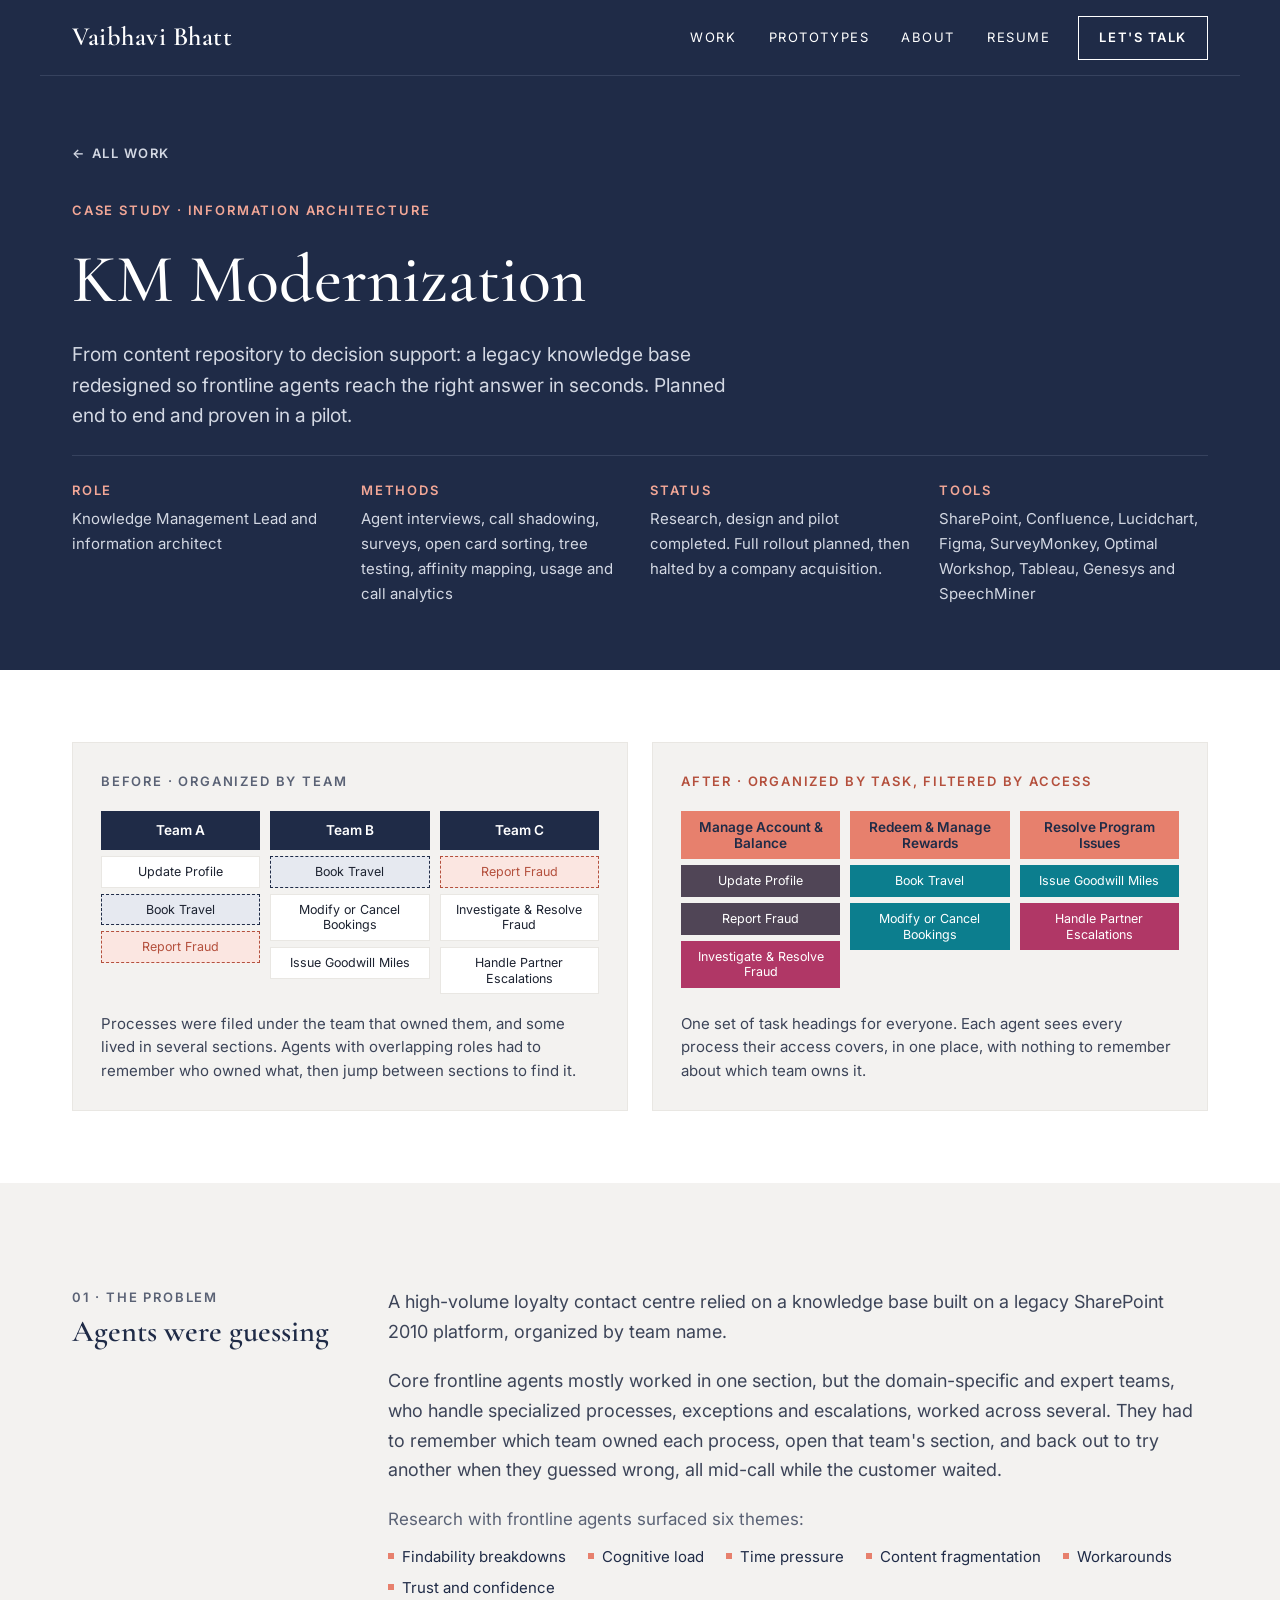
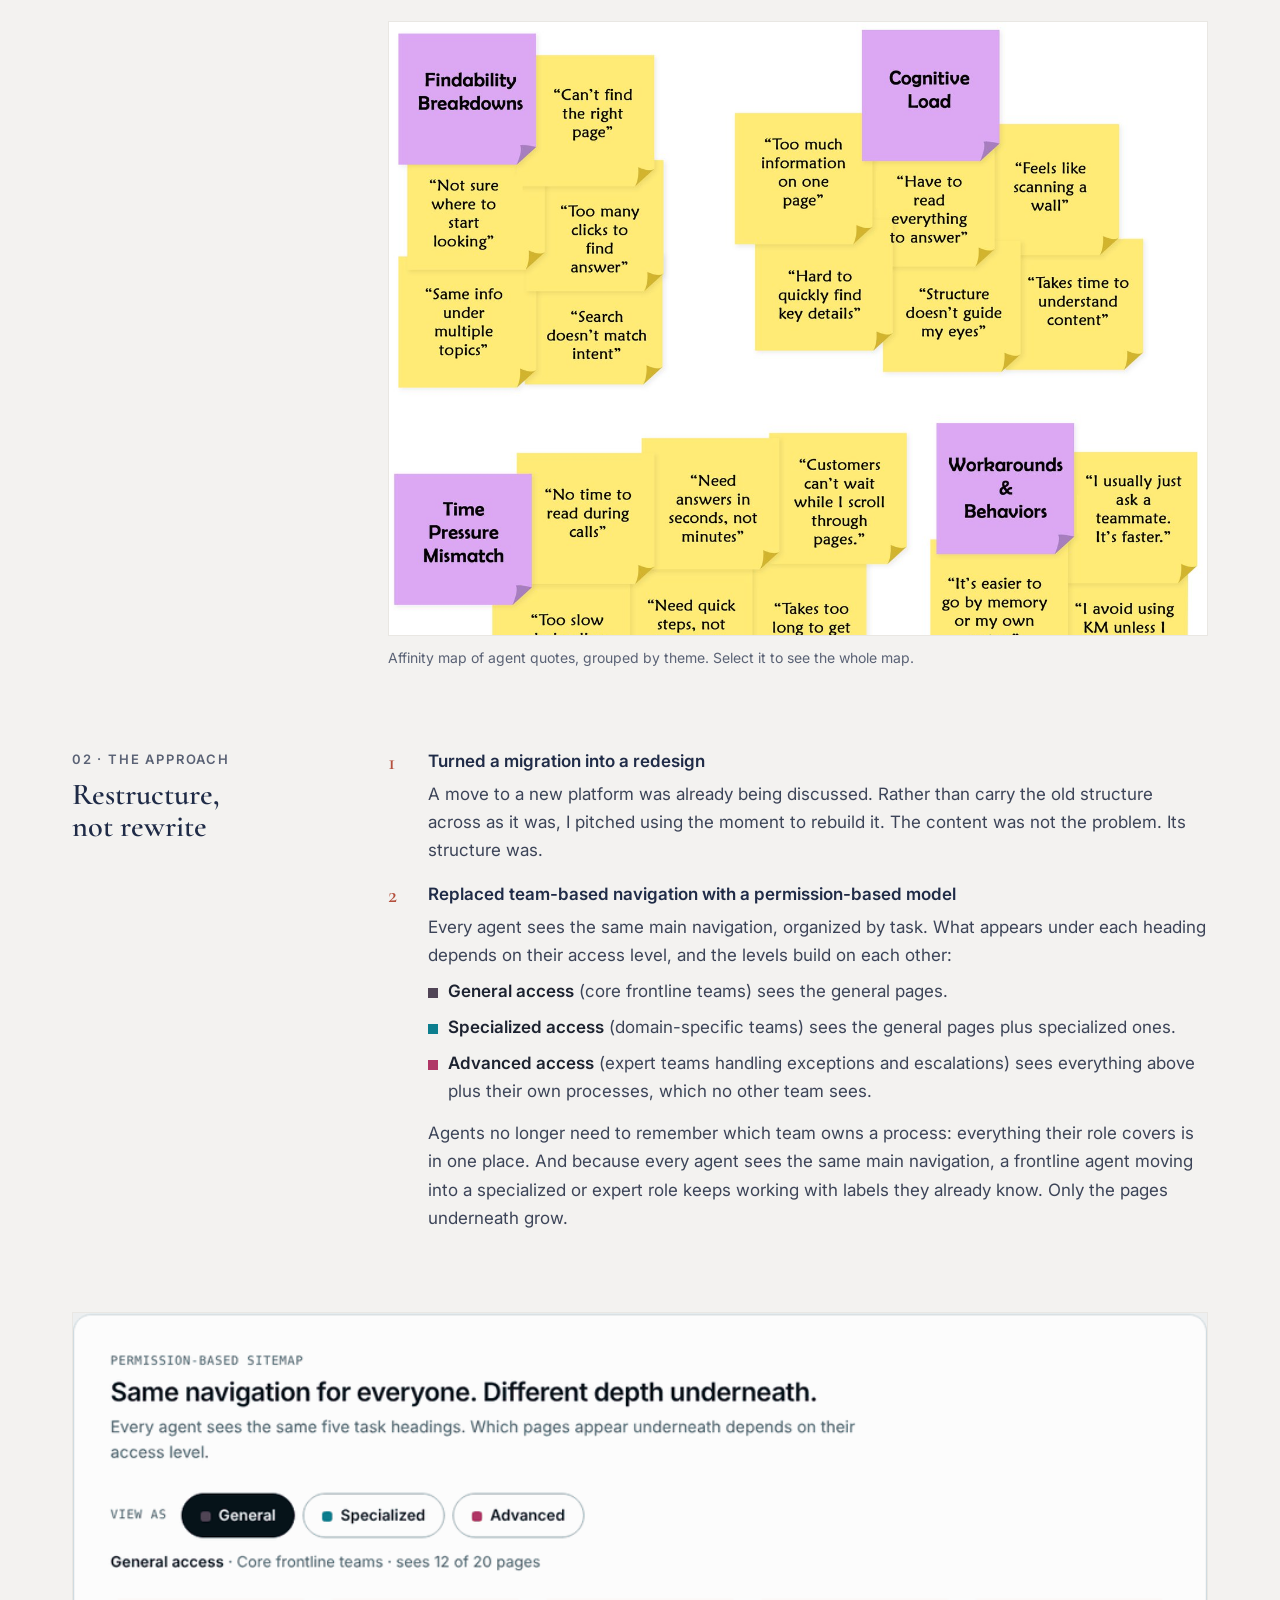
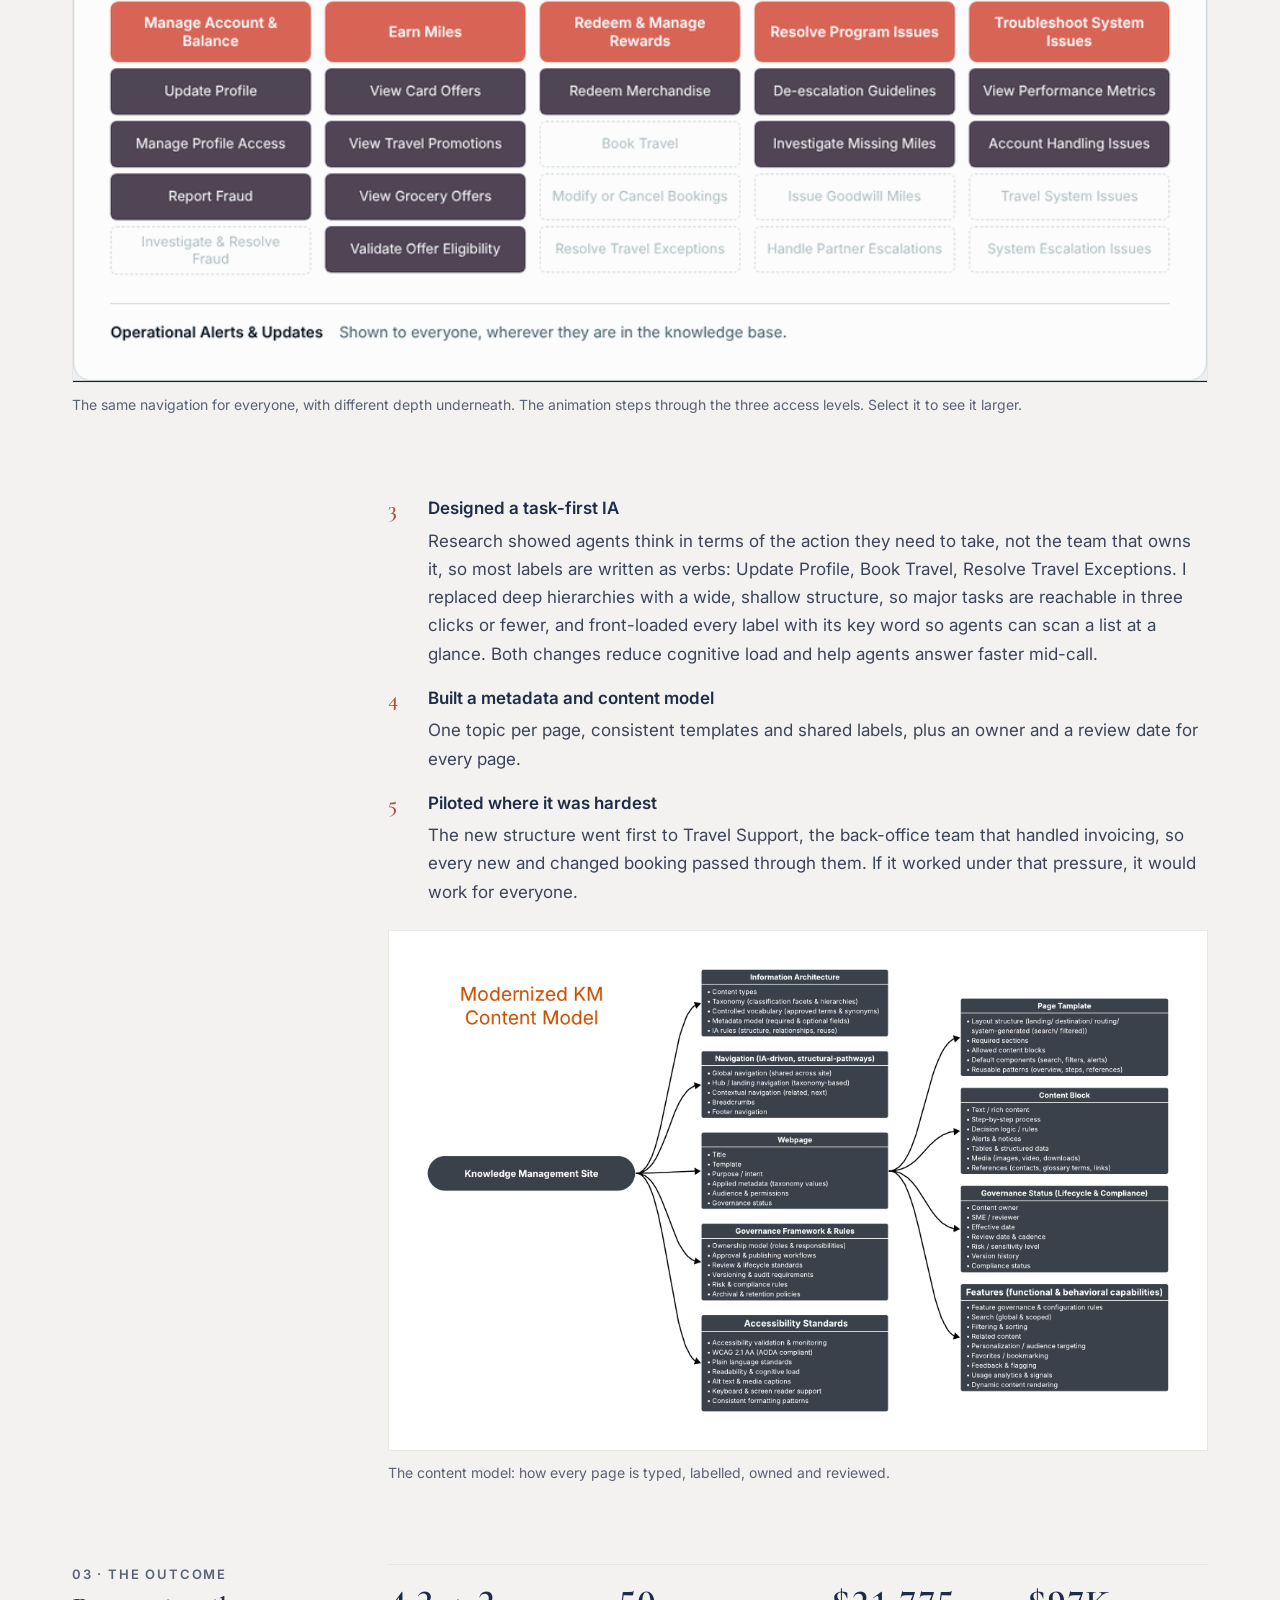
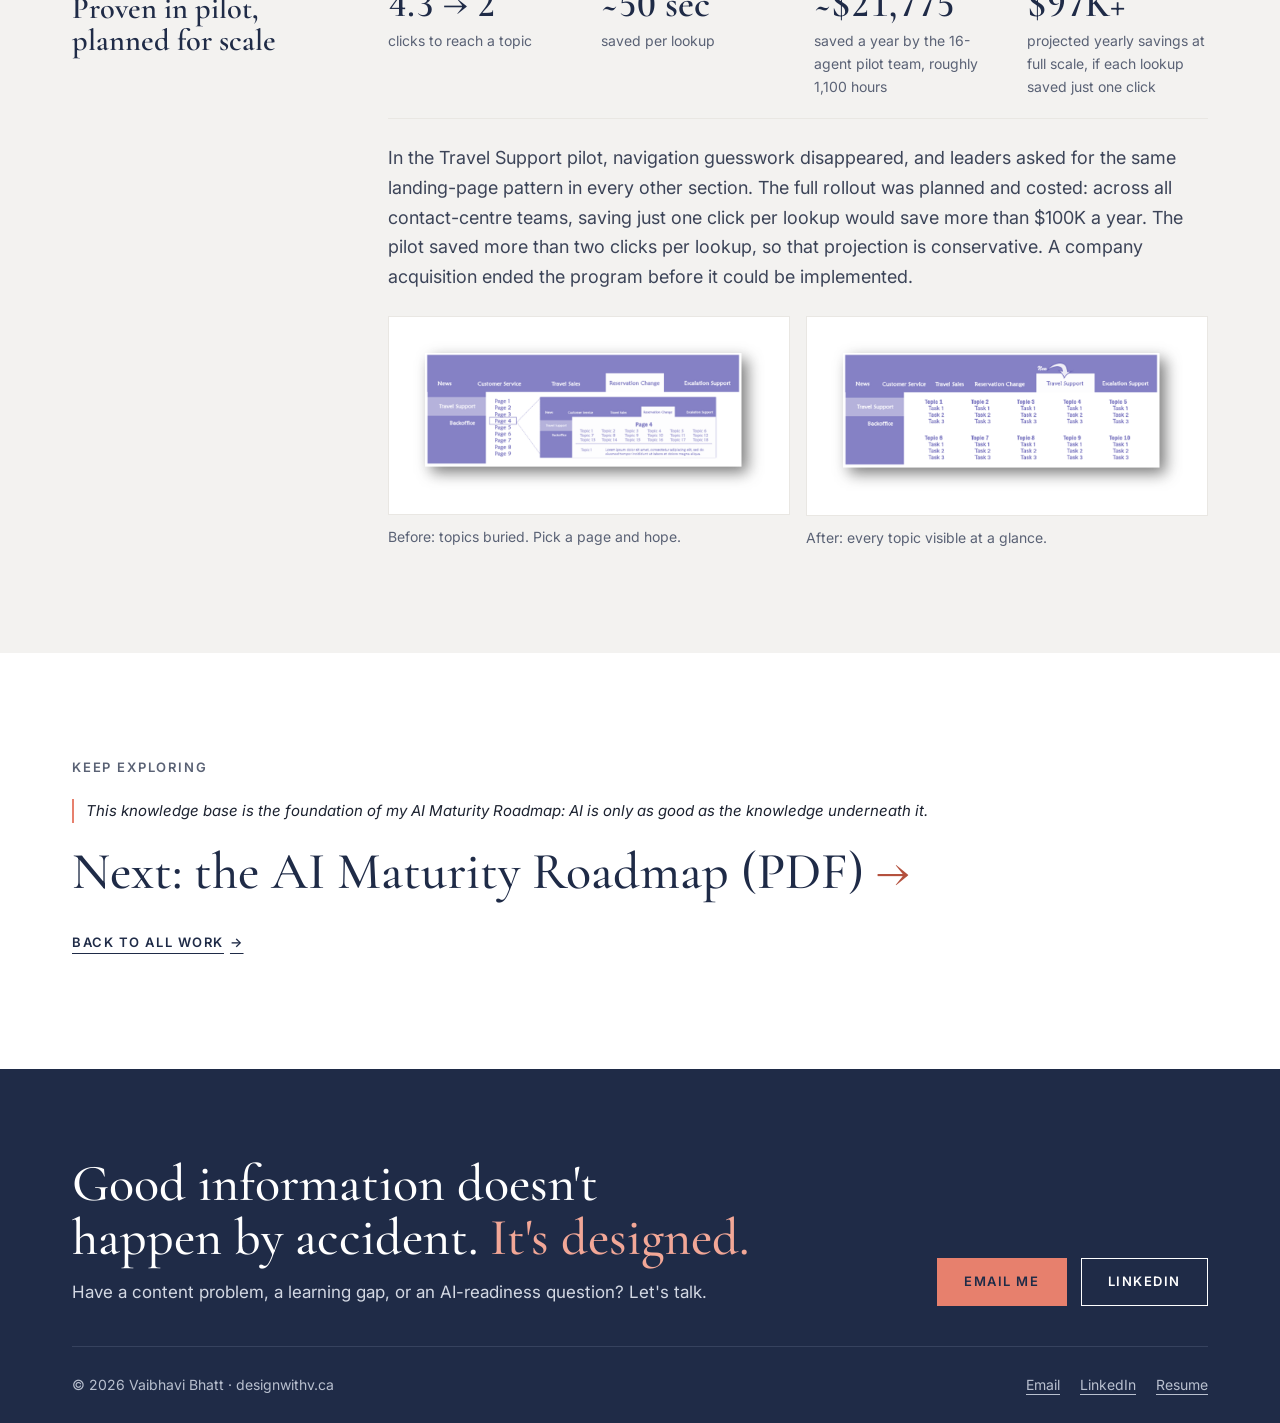
<file: km-modernization.html>
<!doctype html>
<html lang="en">
<head>
<meta charset="utf-8">
<meta name="viewport" content="width=device-width, initial-scale=1">
<title>KM Modernization case study | Vaibhavi Bhatt</title>
<meta name="description" content="How a legacy knowledge base was redesigned around a permission-based, task-first structure and proven in a 16-agent pilot.">
<meta name="theme-color" content="#1F2B47">
<link rel="canonical" href="https://designwithv.ca/km-modernization.html">
<meta property="og:type" content="article">
<meta property="og:title" content="KM Modernization case study | Vaibhavi Bhatt">
<meta property="og:description" content="From content repository to decision support: a knowledge base redesigned so frontline agents reach the right answer in seconds.">
<meta property="og:url" content="https://designwithv.ca/km-modernization.html">
<meta property="og:image" content="https://designwithv.ca/assets/img/og.jpg">
<meta name="twitter:card" content="summary_large_image">
<link rel="icon" href="assets/img/favicon.svg" type="image/svg+xml">
<link rel="preconnect" href="https://fonts.googleapis.com">
<link rel="preconnect" href="https://fonts.gstatic.com" crossorigin>
<link href="https://fonts.googleapis.com/css2?family=Cormorant+Garamond:wght@500;600&family=Inter:wght@400;600&display=swap" rel="stylesheet">
<link rel="stylesheet" href="css/styles.css">
<script>document.documentElement.classList.add('js');</script>
</head>
<body>
<a class="skip" href="#main">Skip to content</a>

<header class="nav">
  <div class="wrap nav-inner">
    <a class="brand" href="index.html">Vaibhavi Bhatt</a>
    <button class="btn btn-line-light btn-sm nav-toggle" type="button" aria-expanded="false" aria-controls="nav-links">Menu</button>
    <nav class="nav-links" id="nav-links" aria-label="Primary">
      <a href="index.html#work">Work</a>
      <a href="index.html#prototypes">Prototypes</a>
      <a href="index.html#about">About</a>
      <a href="assets/docs/Vaibhavi-Bhatt-Resume.pdf" target="_blank" rel="noopener">Resume</a>
      <a class="btn btn-line-light btn-sm" href="#contact">Let's talk</a>
    </nav>
  </div>
  <div class="progress" aria-hidden="true"></div>
</header>

<main id="main">

<section class="cs-intro">
  <div class="wrap cs-head">
    <a class="back" href="index.html#work"><span aria-hidden="true">←</span> All work</a>
    <p class="mono" data-reveal>Case study · Information architecture</p>
    <h1 class="h-page" data-reveal style="--d: 60ms">KM Modernization</h1>
    <p class="lede" data-reveal style="--d: 140ms">From content repository to decision support: a legacy knowledge base redesigned so frontline agents reach the right answer in seconds. Planned end to end and proven in a pilot.</p>
    <dl class="meta" data-reveal style="--d: 220ms">
      <div><dt class="mono">Role</dt><dd>Knowledge Management Lead and information architect</dd></div>
      <div><dt class="mono">Methods</dt><dd>Agent interviews, call shadowing, surveys, open card sorting, tree testing, affinity mapping, usage and call analytics</dd></div>
      <div><dt class="mono">Status</dt><dd>Research, design and pilot completed. Full rollout planned, then halted by a company acquisition.</dd></div>
      <div><dt class="mono">Tools</dt><dd>SharePoint, Confluence, Lucidchart, Figma, SurveyMonkey, Optimal Workshop, Tableau, Genesys and SpeechMiner</dd></div>
    </dl>
  </div>
</section>

<section>
  <!-- At a glance: team-based versus task-first -->
  <div class="wrap cs-hero">
    <div class="ba" data-stagger="140">
      <figure class="ba-card" data-reveal>
        <p class="mono">Before · organized by team</p>
        <div class="ba-teams">
          <div class="ba-col">
            <p class="ba-head">Team A</p>
            <p class="ba-chip">Update Profile</p>
            <p class="ba-chip dup">Book Travel</p>
            <p class="ba-chip dup2">Report Fraud</p>
          </div>
          <div class="ba-col">
            <p class="ba-head">Team B</p>
            <p class="ba-chip dup">Book Travel</p>
            <p class="ba-chip">Modify or Cancel Bookings</p>
            <p class="ba-chip">Issue Goodwill Miles</p>
          </div>
          <div class="ba-col">
            <p class="ba-head">Team C</p>
            <p class="ba-chip dup2">Report Fraud</p>
            <p class="ba-chip">Investigate &amp; Resolve Fraud</p>
            <p class="ba-chip">Handle Partner Escalations</p>
          </div>
        </div>
        <figcaption>Processes were filed under the team that owned them, and some lived in several sections. Agents with overlapping roles had to remember who owned what, then jump between sections to find it.</figcaption>
      </figure>
      <figure class="ba-card" data-reveal>
        <p class="mono accent">After · organized by task, filtered by access</p>
        <div class="ba-teams">
          <div class="ba-col">
            <p class="ba-head ba-head-task">Manage Account &amp; Balance</p>
            <p class="ba-chip lv-g">Update Profile</p>
            <p class="ba-chip lv-g">Report Fraud</p>
            <p class="ba-chip lv-a">Investigate &amp; Resolve Fraud</p>
          </div>
          <div class="ba-col">
            <p class="ba-head ba-head-task">Redeem &amp; Manage Rewards</p>
            <p class="ba-chip lv-s">Book Travel</p>
            <p class="ba-chip lv-s">Modify or Cancel Bookings</p>
          </div>
          <div class="ba-col">
            <p class="ba-head ba-head-task">Resolve Program Issues</p>
            <p class="ba-chip lv-s">Issue Goodwill Miles</p>
            <p class="ba-chip lv-a">Handle Partner Escalations</p>
          </div>
        </div>
        <figcaption>One set of task headings for everyone. Each agent sees every process their access covers, in one place, with nothing to remember about which team owns it.</figcaption>
      </figure>
    </div>
  </div>
</section>

<section class="section band-light">
  <div class="wrap cs-body">

    <div class="cs-row">
      <div class="stack gap-8" data-reveal>
        <p class="mono">01 · The problem</p>
        <h2 class="h-card">Agents were guessing</h2>
      </div>
      <div class="stack gap-20">
        <p class="cs-text" data-reveal>A high-volume loyalty contact centre relied on a knowledge base built on a legacy SharePoint 2010 platform, organized by team name.</p>
        <p class="cs-text" data-reveal>Core frontline agents mostly worked in one section, but the domain-specific and expert teams, who handle specialized processes, exceptions and escalations, worked across several. They had to remember which team owned each process, open that team's section, and back out to try another when they guessed wrong, all mid-call while the customer waited.</p>
        <div class="stack gap-12" data-reveal>
          <p class="muted">Research with frontline agents surfaced six themes:</p>
          <ul class="tags">
            <li>Findability breakdowns</li><li>Cognitive load</li><li>Time pressure</li><li>Content fragmentation</li><li>Workarounds</li><li>Trust and confidence</li>
          </ul>
        </div>
        <figure data-reveal>
          <button class="frame crop" type="button" data-zoom="assets/img/affinity-map.jpg" data-alt="Affinity map of agent quotes grouped into six themes" aria-label="Enlarge the affinity map">
            <img src="assets/img/affinity-map.jpg" width="1400" height="1838" alt="Affinity map: sticky notes with agent quotes grouped under findability, cognitive load, time pressure and other themes" loading="lazy">
          </button>
          <figcaption>Affinity map of agent quotes, grouped by theme. Select it to see the whole map.</figcaption>
        </figure>
      </div>
    </div>

    <div class="cs-row">
      <div class="stack gap-8" data-reveal>
        <p class="mono">02 · The approach</p>
        <h2 class="h-card">Restructure, not rewrite</h2>
      </div>
      <ol class="numbered" data-stagger="90">
        <li data-reveal><h3>Turned a migration into a redesign</h3><p>A move to a new platform was already being discussed. Rather than carry the old structure across as it was, I pitched using the moment to rebuild it. The content was not the problem. Its structure was.</p></li>
        <li data-reveal>
          <h3>Replaced team-based navigation with a permission-based model</h3>
          <p>Every agent sees the same main navigation, organized by task. What appears under each heading depends on their access level, and the levels build on each other:</p>
          <ul class="levels">
            <li><span class="lv-dot lv-g" aria-hidden="true"></span><span><strong>General access</strong> (core frontline teams) sees the general pages.</span></li>
            <li><span class="lv-dot lv-s" aria-hidden="true"></span><span><strong>Specialized access</strong> (domain-specific teams) sees the general pages plus specialized ones.</span></li>
            <li><span class="lv-dot lv-a" aria-hidden="true"></span><span><strong>Advanced access</strong> (expert teams handling exceptions and escalations) sees everything above plus their own processes, which no other team sees.</span></li>
          </ul>
          <p>Agents no longer need to remember which team owns a process: everything their role covers is in one place. And because every agent sees the same main navigation, a frontline agent moving into a specialized or expert role keeps working with labels they already know. Only the pages underneath grow.</p>
        </li>
      </ol>
    </div>

    <!-- Permission-based sitemap (animated) -->
    <figure class="sitemap-gif" data-reveal>
      <button class="frame" type="button" data-zoom="assets/img/permission-sitemap.gif" data-alt="Permission-based sitemap cycling through general, specialized and advanced access" aria-label="Enlarge the permission-based sitemap">
        <img src="assets/img/permission-sitemap.gif" width="960" height="567" alt="Permission-based sitemap. The same five task headings stay fixed while the pages underneath change by access level: general access sees 12 of 20 pages, specialized access sees 16, and advanced access sees all 20, including escalation processes no other team sees." loading="lazy">
      </button>
      <figcaption>The same navigation for everyone, with different depth underneath. The animation steps through the three access levels. Select it to see it larger.</figcaption>
    </figure>

    <div class="cs-row">
      <div aria-hidden="true"></div>
      <div class="stack gap-24">
        <ol class="numbered" data-stagger="90" style="counter-reset: step 2">
          <li data-reveal><h3>Designed a task-first IA</h3><p>Research showed agents think in terms of the action they need to take, not the team that owns it, so most labels are written as verbs: Update Profile, Book Travel, Resolve Travel Exceptions. I replaced deep hierarchies with a wide, shallow structure, so major tasks are reachable in three clicks or fewer, and front-loaded every label with its key word so agents can scan a list at a glance. Both changes reduce cognitive load and help agents answer faster mid-call.</p></li>
          <li data-reveal><h3>Built a metadata and content model</h3><p>One topic per page, consistent templates and shared labels, plus an owner and a review date for every page.</p></li>
          <li data-reveal><h3>Piloted where it was hardest</h3><p>The new structure went first to Travel Support, the back-office team that handled invoicing, so every new and changed booking passed through them. If it worked under that pressure, it would work for everyone.</p></li>
        </ol>
        <figure data-reveal>
          <button class="frame" type="button" data-zoom="assets/img/content-model.png" data-alt="The modernized content model" aria-label="Enlarge the content model diagram">
            <img src="assets/img/content-model.png" width="2138" height="1308" alt="Content model: a knowledge management site broken into information architecture, navigation, webpage, governance and accessibility, down to page templates and content blocks" loading="lazy">
          </button>
          <figcaption>The content model: how every page is typed, labelled, owned and reviewed.</figcaption>
        </figure>
      </div>
    </div>

    <div class="cs-row">
      <div class="stack gap-8" data-reveal>
        <p class="mono">03 · The outcome</p>
        <h2 class="h-card">Proven in pilot, planned for scale</h2>
      </div>
      <div class="stack gap-24">
        <div class="stats four" data-reveal>
          <div><p class="stat-num">4.3 → 2</p><p class="stat-label">clicks to reach a topic</p></div>
          <div><p class="stat-num">~50 sec</p><p class="stat-label">saved per lookup</p></div>
          <div><p class="stat-num" data-count="22500" data-prefix="~$">~$22,500</p><p class="stat-label">saved a year by the 16-agent pilot team, roughly 1,100 hours</p></div>
          <div><p class="stat-num" data-count="100" data-prefix="$" data-suffix="K+">$100K+</p><p class="stat-label">projected yearly savings at full scale, if each lookup saved just one click</p></div>
        </div>
        <p class="cs-text" data-reveal>In the Travel Support pilot, navigation guesswork disappeared, and leaders asked for the same landing-page pattern in every other section. The full rollout was planned and costed: across all contact-centre teams, saving just one click per lookup would save more than $100K a year. The pilot saved more than two clicks per lookup, so that projection is conservative. A company acquisition ended the program before it could be implemented.</p>
        <div class="pair" data-reveal>
          <figure>
            <button class="frame" type="button" data-zoom="assets/img/nav-before.png" data-alt="Before: topics buried inside pages" aria-label="Enlarge the before navigation">
              <img src="assets/img/nav-before.png" width="464" height="197" alt="Before: a list of pages, each hiding its topics until opened" loading="lazy">
            </button>
            <figcaption>Before: topics buried. Pick a page and hope.</figcaption>
          </figure>
          <figure>
            <button class="frame" type="button" data-zoom="assets/img/nav-after.png" data-alt="After: every topic and task visible at a glance" aria-label="Enlarge the after navigation">
              <img src="assets/img/nav-after.png" width="464" height="198" alt="After: a landing page listing every topic and its tasks" loading="lazy">
            </button>
            <figcaption>After: every topic visible at a glance.</figcaption>
          </figure>
        </div>
      </div>
    </div>

  </div>
</section>

<section class="section cta">
  <div class="wrap stack gap-20">
    <p class="mono" data-reveal>Keep exploring</p>
    <p class="story-line" data-reveal>This knowledge base is the foundation of my AI Maturity Roadmap: AI is only as good as the knowledge underneath it.</p>
    <a class="next" href="assets/docs/AI-Maturity-Roadmap.pdf" target="_blank" rel="noopener" data-reveal style="--d: 80ms">Next: the AI Maturity Roadmap (PDF) <span class="arrow" aria-hidden="true">→</span></a>
    <a class="go" href="index.html#work" data-reveal style="--d: 120ms">Back to all work <span class="arrow" aria-hidden="true">→</span></a>
  </div>
</section>

</main>

<footer class="footer" id="contact">
  <div class="wrap">
    <div class="footer-top">
      <div class="stack gap-12">
        <h2 class="h-cta">Good information doesn't happen by accident. <span class="accent">It's designed.</span></h2>
        <p class="sub">Have a content problem, a learning gap, or an AI-readiness question? Let's talk.</p>
      </div>
      <div class="btn-row">
        <a class="btn btn-coral" href="mailto:vaibhavipathak@yahoo.com">Email me</a>
        <a class="btn btn-line-light" href="https://www.linkedin.com/in/vaibhavi-bhatt-44175419/" target="_blank" rel="noopener">LinkedIn</a>
      </div>
    </div>
    <div class="footer-inner">
      <p>© <span data-year>2026</span> Vaibhavi Bhatt · designwithv.ca</p>
      <div class="footer-links">
        <a href="mailto:vaibhavipathak@yahoo.com">Email</a>
        <a href="https://www.linkedin.com/in/vaibhavi-bhatt-44175419/" target="_blank" rel="noopener">LinkedIn</a>
        <a href="assets/docs/Vaibhavi-Bhatt-Resume.pdf" target="_blank" rel="noopener">Resume</a>
      </div>
    </div>
  </div>
</footer>

<dialog class="lightbox" id="lightbox" aria-label="Enlarged image">
  <button class="btn btn-sm lightbox-close" type="button">Close</button>
  <img alt="">
</dialog>

<script src="js/main.js" defer></script>
</body>
</html>
</file>
<file: css/styles.css>
/* designwithv.ca — styles
   Navy, coral and white. Colours and type are set once here as variables.
   Contrast rule: never white text on coral; use navy text on coral. */
:root {
  --navy: #1F2B47;
  --navy-2: #2E3B5C;      /* raised surface on navy */
  --navy-line: #36425E;   /* hairlines on navy */
  --coral: #E7806D;
  --coral-light: #F2A797;
  --coral-tint: #FBE6E1;
  --coral-text: #B4503D;  /* dark coral, safe as text on white/grey */
  --coral-text-deep: #9E4332; /* same coral, deeper, for text on coral tint and darker grey */
  --grey: #F3F2F0;
  --grey-2: #E9E7E3;
  --white: #FFFFFF;
  --ink: #1C2230;
  --ink-2: #3C4458;       /* body copy on light backgrounds */
  --muted: #5A6275;
  --on-navy: #D3D8E3;     /* body copy on navy */
  --on-navy-muted: #B9C0CF;
  --font-head: "Cormorant Garamond", Georgia, "Times New Roman", serif;
  --font-body: "Inter", system-ui, -apple-system, "Segoe UI", sans-serif;
  --ease: cubic-bezier(0.22, 1, 0.36, 1);
  --focus: var(--navy);
}

*, *::before, *::after { box-sizing: border-box; }
html { scroll-behavior: smooth; -webkit-text-size-adjust: 100%; }
body {
  margin: 0;
  background: var(--white);
  color: var(--ink);
  font-family: var(--font-body);
  font-size: 1.0625rem;
  line-height: 1.65;
  -webkit-font-smoothing: antialiased;
}
img { max-width: 100%; height: auto; display: block; }
h1, h2, h3, p, ol, ul, figure, dl, dd { margin: 0; }
ol, ul { padding: 0; list-style: none; }
a { color: inherit; }
button { font: inherit; color: inherit; }
:focus-visible { outline: 3px solid var(--focus); outline-offset: 3px; }
.on-navy, .nav, .hero, .footer, .dark { --focus: var(--coral-light); }
[id] { scroll-margin-top: 88px; }

.wrap { width: 100%; max-width: 1200px; margin-inline: auto; padding-inline: clamp(20px, 5vw, 32px); }
.skip { position: absolute; left: 12px; top: -60px; z-index: 100; background: var(--coral); color: var(--navy); padding: 10px 16px; font-weight: 600; text-decoration: none; }
.skip:focus { top: 12px; }

/* ---------- Type ---------- */
h1, h2, h3 { font-family: var(--font-head); font-weight: 500; line-height: 1.05; text-wrap: balance; color: inherit; }
.eyebrow { font-size: 0.8125rem; font-weight: 600; letter-spacing: 0.16em; text-transform: uppercase; color: var(--muted); }
.eyebrow.coral { color: var(--coral-text); }
.on-navy .eyebrow, .hero .eyebrow, .tile-navy .eyebrow, .dark .eyebrow, .cs-intro .eyebrow { color: var(--coral-light); }
.tile-coral .eyebrow { color: var(--navy); }
.tile-tint .eyebrow { color: var(--coral-text-deep); }
/* kept for older markup */
.mono { font-size: 0.8125rem; font-weight: 600; letter-spacing: 0.14em; text-transform: uppercase; color: var(--muted); }
.mono.accent, .accent { color: var(--coral-text); }
.on-navy .accent, .dark .accent, .hero .accent, .footer .accent { color: var(--coral-light); }

.h-display { font-size: clamp(3.25rem, 8vw, 5.5rem); line-height: 0.98; font-weight: 500; letter-spacing: -0.01em; }
.h-page { font-size: clamp(2.6rem, 6vw, 4.25rem); line-height: 1.02; }
.h-section { font-size: clamp(2.1rem, 4.2vw, 3.25rem); color: var(--navy); }
.h-card-lg { font-size: clamp(2rem, 3.4vw, 2.5rem); font-weight: 600; }
.h-card { font-size: clamp(1.6rem, 2.4vw, 1.9rem); font-weight: 600; }
.h-cta { font-size: clamp(2.3rem, 5vw, 3.25rem); line-height: 1.05; max-width: 30ch; }
.lede { font-size: clamp(1.1rem, 1.8vw, 1.2rem); line-height: 1.6; color: var(--ink-2); max-width: 680px; }
.hero .lede, .on-navy .lede { color: var(--on-navy); }
.muted { color: var(--muted); }
.small { font-size: 0.9375rem; }

/* ---------- Buttons and links ---------- */
.btn {
  display: inline-flex; align-items: center; justify-content: center; gap: 8px;
  min-height: 48px; padding: 0 26px;
  font-size: 0.8125rem; font-weight: 600; letter-spacing: 0.12em; text-transform: uppercase;
  text-decoration: none; cursor: pointer;
  border: 1px solid transparent; background: none; border-radius: 0;
  transition: background-color 0.2s, border-color 0.2s, color 0.2s;
}
.btn-coral { background: var(--coral); color: var(--navy); }
.btn-coral:hover { background: var(--coral-light); }
.btn-line { border-color: currentColor; color: var(--navy); }
.btn-line:hover { background: var(--navy); color: var(--white); border-color: var(--navy); }
.btn-line-light { border-color: var(--white); color: var(--white); }
.btn-line-light:hover { background: var(--white); color: var(--navy); }
.btn-sm { min-height: 44px; padding: 0 20px; }
.btn-row { display: flex; flex-wrap: wrap; gap: 14px; }
/* old names, mapped to the new look */
.btn-primary { background: var(--coral); color: var(--navy); }
.btn-primary:hover { background: var(--coral-light); }
.btn-ghost { border-color: currentColor; }
.btn-ink { background: var(--navy); color: var(--white); }
.btn-ink-ghost { border-color: var(--navy); color: var(--navy); }

.go {
  display: inline-flex; align-items: center; gap: 6px; min-height: 44px;
  color: var(--navy); font-size: 0.8125rem; font-weight: 600; letter-spacing: 0.12em; text-transform: uppercase;
  text-decoration: underline; text-decoration-thickness: 1px; text-underline-offset: 6px;
  background: none; border: 0; padding: 0; cursor: pointer;
}
.go .arrow { display: inline-block; transition: transform 0.3s var(--ease); }
.go:hover .arrow { transform: translateX(4px); }
.go:hover { text-decoration-thickness: 2px; }
.tile-navy .go, .on-navy .go { color: var(--white); }
.go-row { display: flex; flex-wrap: wrap; gap: 0 24px; margin-top: auto; }

/* ---------- Nav (navy on every page) ---------- */
.nav { position: sticky; top: 0; z-index: 50; background: var(--navy); color: var(--white); transition: box-shadow 0.3s; }
.nav.scrolled { box-shadow: 0 6px 20px rgba(15, 24, 48, 0.25); }
.nav-inner { display: flex; align-items: center; justify-content: space-between; gap: 16px; min-height: 76px; border-bottom: 1px solid var(--navy-line); }
.brand { display: inline-flex; align-items: center; min-height: 44px; font-family: var(--font-head); font-size: 1.65rem; font-weight: 600; letter-spacing: 0.02em; text-decoration: none; }
.nav-links { display: flex; align-items: center; gap: 4px; }
.nav-links a:not(.btn) { display: inline-flex; align-items: center; min-height: 44px; padding: 0 14px; color: var(--white); font-size: 0.8125rem; letter-spacing: 0.12em; text-transform: uppercase; text-decoration: none; }
.nav-links a:not(.btn):hover { color: var(--coral-light); }
.nav-links .btn { margin-left: 10px; }
.nav-toggle { display: none; }
.progress { position: absolute; left: 0; bottom: 0; height: 3px; width: 100%; background: var(--coral); transform: scaleX(0); transform-origin: left; }

@media (max-width: 760px) {
  .nav-toggle { display: inline-flex; }
  .nav-links {
    display: none; position: absolute; left: 0; right: 0; top: 100%;
    flex-direction: column; align-items: stretch; gap: 4px;
    padding: 12px clamp(20px, 5vw, 32px) 20px;
    background: var(--navy); border-bottom: 1px solid var(--navy-line);
  }
  .nav.open .nav-links { display: flex; }
  .nav-links a:not(.btn) { min-height: 48px; padding: 0 4px; font-size: 0.95rem; }
  .nav-links .btn { margin: 8px 0 0; }
}

/* ---------- Sections ---------- */
.section { padding-block: clamp(72px, 9vw, 104px); }
.bg-grey { background: var(--grey); }
.bg-white { background: var(--white); }
.bg-navy { background: var(--navy); color: var(--white); }
.section-head { display: flex; flex-direction: column; gap: 10px; margin-bottom: clamp(32px, 4vw, 48px); }
.stack { display: flex; flex-direction: column; }
.gap-8 { gap: 8px; } .gap-12 { gap: 12px; } .gap-16 { gap: 16px; } .gap-20 { gap: 20px; } .gap-24 { gap: 24px; } .gap-32 { gap: 32px; }

/* ---------- Hero ---------- */
.hero { background: var(--navy); color: var(--white); }
.hero-inner { display: grid; grid-template-columns: minmax(0, 1.1fr) minmax(0, 0.9fr); gap: clamp(32px, 6vw, 64px); align-items: end; padding-top: clamp(56px, 8vw, 88px); }
.hero-text { display: flex; flex-direction: column; gap: 24px; padding-bottom: clamp(64px, 8vw, 96px); min-width: 0; align-self: center; }
.hero-text .lede { max-width: 480px; margin-bottom: 16px; }
.hero-photo { position: relative; z-index: 2; margin-bottom: -120px; align-self: end; background: var(--white); padding: 16px; box-shadow: 0 24px 48px rgba(15, 24, 48, 0.25); }
.hero-photo .ph { background: var(--grey-2); height: clamp(380px, 42vw, 520px); overflow: hidden; display: flex; align-items: flex-end; justify-content: center; }
.hero-photo img { width: 100%; height: 100%; object-fit: cover; object-position: 50% 30%; }
.after-hero { padding-top: clamp(170px, 16vw, 200px); }
@media (max-width: 860px) {
  .hero-inner { grid-template-columns: minmax(0, 1fr); }
  .hero-text { padding-bottom: 0; }
  .hero-photo { margin-bottom: -96px; max-width: 460px; width: 100%; }
  .hero-photo .ph { height: clamp(320px, 90vw, 440px); }
  .after-hero { padding-top: 152px; }
}

/* ---------- Work tiles ---------- */
.tiles { display: grid; grid-template-columns: repeat(2, minmax(0, 1fr)); gap: 24px; }
.tile { display: flex; flex-direction: column; gap: 14px; padding: clamp(28px, 4vw, 44px) clamp(24px, 3.6vw, 40px); min-width: 0; }
.tile-coral { background: var(--coral-light); color: var(--navy); }
.tile-navy { background: var(--navy); color: var(--white); }
.tile-white { background: var(--white); color: var(--navy); }
.tile-tint { background: var(--coral-tint); color: var(--navy); }
.tile p.desc { font-size: 1rem; color: var(--ink-2); max-width: 52ch; }
.tile-coral p.desc { color: var(--navy); }
.tile-navy p.desc { color: var(--on-navy); }
.tile .cover { display: block; overflow: hidden; margin-bottom: 14px; background: rgba(0, 0, 0, 0.06); }
.tile .cover img { width: 100%; aspect-ratio: 16 / 9; object-fit: cover; transition: transform 0.9s var(--ease); }
.tile a.cover:hover img { transform: scale(1.03); }
.tile .go-row { padding-top: 10px; }
.flag { align-self: flex-start; padding: 4px 10px; background: var(--coral-light); color: var(--navy); font-size: 0.75rem; font-weight: 600; letter-spacing: 0.12em; text-transform: uppercase; }

.stats { display: flex; flex-wrap: wrap; gap: 16px 32px; }
.stats.four { display: grid; grid-template-columns: repeat(4, minmax(0, 1fr)); }
.stat-num { font-family: var(--font-head); font-size: clamp(2rem, 3vw, 2.4rem); font-weight: 600; line-height: 1; font-variant-numeric: lining-nums tabular-nums; white-space: nowrap; color: var(--navy); }
.stat-label { margin-top: 6px; font-size: 0.875rem; color: var(--muted); }
.tile-coral .stat-num, .tile-coral .stat-label { color: var(--navy); }
.tile-navy .stat-num { color: var(--white); }
.tile-navy .stat-label { color: var(--on-navy); }
.stats-label { font-size: 0.75rem; font-weight: 600; letter-spacing: 0.14em; text-transform: uppercase; }

.pills { display: flex; flex-wrap: wrap; gap: 6px 22px; }
.pills li { position: relative; padding-left: 14px; font-size: 0.9375rem; }
.pills li::before { content: ""; position: absolute; left: 0; top: 0.55em; width: 6px; height: 6px; background: var(--coral); }


/* ---------- Prototypes ---------- */
.grid-3 { display: grid; grid-template-columns: repeat(3, minmax(0, 1fr)); gap: 28px; }
.grid-2 { display: grid; grid-template-columns: repeat(2, minmax(0, 1fr)); gap: 28px; }
.proto { display: flex; flex-direction: column; gap: 8px; min-width: 0; }
.proto .thumb { display: block; overflow: hidden; background: var(--grey); margin-bottom: 14px; }
.proto .thumb img { width: 100%; aspect-ratio: 16 / 10; object-fit: cover; transition: transform 0.9s var(--ease); }
.proto a.thumb:hover img { transform: scale(1.03); }
.proto .rule { border-top: 2px solid var(--navy); padding-top: 16px; }
.proto h3 { color: var(--navy); }
.proto p.desc { font-size: 0.9375rem; color: var(--ink-2); }
.proto .tools { font-size: 0.875rem; color: var(--muted); }

/* ---------- Passion project ---------- */
.book { display: grid; grid-template-columns: minmax(0, 1fr) minmax(0, 1.1fr); gap: clamp(40px, 6vw, 72px); align-items: center; }
.book-art { position: relative; display: flex; justify-content: center; padding: clamp(28px, 4vw, 44px); background: var(--white); box-shadow: 0 16px 36px rgba(15, 24, 48, 0.12); }
.book-art::after { content: ""; position: absolute; right: -24px; bottom: -24px; width: 64px; height: 64px; background: var(--coral); }
.book-cover { width: clamp(200px, 26vw, 280px); transition: transform 0.6s var(--ease); }
.book-art a:hover .book-cover { transform: rotate(-2deg) scale(1.02); }
.book-text p.desc { color: var(--ink-2); max-width: 54ch; }
.kindle a { display: inline-flex; align-items: center; min-height: 44px; color: var(--navy); text-underline-offset: 4px; }
.kindle a:hover { color: var(--coral-text); }

/* ---------- About ---------- */
.about { max-width: 880px; margin-inline: auto; text-align: center; display: flex; flex-direction: column; align-items: center; gap: 24px; }
.about-lede { font-family: var(--font-head); font-size: clamp(1.75rem, 3.4vw, 2.4rem); line-height: 1.25; font-weight: 500; color: var(--navy); }

/* ---------- Footer (contact lives here) ---------- */
.footer { background: var(--navy); color: var(--white); }
.footer-top { display: flex; flex-wrap: wrap; gap: 40px; align-items: flex-end; justify-content: space-between; padding-block: clamp(64px, 8vw, 88px) 40px; border-bottom: 1px solid var(--navy-line); }
.footer-top .stack { flex: 1 1 520px; min-width: 0; }
.footer-top p.sub { color: var(--on-navy); }
.footer-inner { display: flex; flex-wrap: wrap; align-items: center; justify-content: space-between; gap: 8px 20px; padding-block: 16px; font-size: 0.875rem; color: var(--on-navy-muted); }
.footer-links { display: flex; flex-wrap: wrap; gap: 4px 20px; }
.footer-links a { display: inline-flex; align-items: center; min-height: 44px; text-underline-offset: 4px; }
.footer-links a:hover { color: var(--white); }

/* ---------- Case study pages ---------- */
.cs-intro { background: var(--navy); color: var(--white); }
.cs-head { display: flex; flex-direction: column; gap: clamp(18px, 2.4vw, 24px); padding-block: clamp(28px, 5vw, 56px) clamp(40px, 5vw, 64px); }
.back { display: inline-flex; align-items: center; gap: 6px; min-height: 44px; color: var(--on-navy); font-size: 0.8125rem; font-weight: 600; letter-spacing: 0.12em; text-transform: uppercase; text-decoration: none; width: fit-content; }
.back:hover { color: var(--white); }
.cs-intro .lede { color: var(--on-navy); }
.meta { display: grid; grid-template-columns: repeat(4, minmax(0, 1fr)); gap: 20px; padding-top: 24px; border-top: 1px solid var(--navy-line); }
.meta dt { margin-bottom: 6px; }
.meta dd { font-size: 0.9375rem; color: var(--on-navy); }
.cs-intro .mono { color: var(--coral-light); }
.cs-hero { padding-block: clamp(40px, 6vw, 72px); }
.frame { display: block; width: 100%; padding: clamp(10px, 2vw, 24px); background: var(--white); border: 1px solid var(--grey-2); cursor: zoom-in; }
.frame img { width: 100%; }
.frame.crop { padding: 0; overflow: hidden; }
.frame.crop img { aspect-ratio: 4 / 3; object-fit: cover; object-position: top; }
figcaption { margin-top: 10px; font-size: 0.875rem; color: var(--muted); }
.cs-body { display: flex; flex-direction: column; gap: clamp(48px, 7vw, 80px); }
.cs-row { display: grid; grid-template-columns: minmax(0, 260px) minmax(0, 1fr); gap: clamp(12px, 5vw, 56px); }
.cs-row > .stack { min-width: 0; }
.cs-row h2.h-card { color: var(--navy); }
.cs-text { font-size: clamp(1.05rem, 1.6vw, 1.125rem); color: var(--ink-2); }
.tags { display: flex; flex-wrap: wrap; gap: 6px 22px; }
.tags li { position: relative; padding-left: 14px; font-size: 0.9375rem; color: var(--navy); }
.tags li::before { content: ""; position: absolute; left: 0; top: 0.55em; width: 6px; height: 6px; background: var(--coral); }
.numbered { display: flex; flex-direction: column; gap: 18px; counter-reset: step; }
.numbered > li { display: grid; grid-template-columns: 28px minmax(0, 1fr); gap: 4px 12px; counter-increment: step; }
.numbered > li::before { content: counter(step); font-family: var(--font-head); font-size: 1.4rem; font-weight: 600; line-height: 1.2; color: var(--coral-text); }
.numbered h3 { font-family: var(--font-body); font-size: 1.0625rem; font-weight: 600; line-height: 1.45; color: var(--navy); }
.numbered > li > p { grid-column: 2; color: var(--ink-2); }
.band-light { background: var(--grey); color: var(--ink); }
.band-light .stats.four { padding-block: 20px; border-block: 1px solid var(--grey-2); }
.pair { display: grid; grid-template-columns: repeat(2, minmax(0, 1fr)); gap: 16px; }
.cta { padding-block: clamp(64px, 9vw, 104px); }
.next { display: inline-block; font-family: var(--font-head); font-size: clamp(2.2rem, 5vw, 3.25rem); font-weight: 500; line-height: 1.1; color: var(--navy); text-decoration: none; }
.next .arrow { display: inline-block; color: var(--coral-text); transition: transform 0.4s var(--ease); }
.next:hover .arrow { transform: translateX(10px); }

/* KM page: before / after */
:root { --lv-g: #504556; --lv-s: #0c7e8e; --lv-a: #b03766; }
.ba { display: grid; grid-template-columns: repeat(2, minmax(0, 1fr)); gap: 24px; }
.ba-card { display: flex; flex-direction: column; gap: 18px; margin: 0; padding: clamp(18px, 2.4vw, 28px); background: var(--grey); border: 1px solid var(--grey-2); }
.ba-card figcaption { margin-top: auto; color: var(--ink-2); font-size: 0.9375rem; line-height: 1.55; }
.ba-teams { display: grid; grid-template-columns: repeat(3, minmax(0, 1fr)); gap: 10px; }
.ba-col { display: flex; flex-direction: column; gap: 6px; min-width: 0; }
.ba-head { display: flex; align-items: center; justify-content: center; min-height: 2.9em; padding: 8px 6px; background: var(--navy); color: var(--white); font-weight: 600; font-size: 0.85rem; line-height: 1.2; text-align: center; }
.ba-head-task { background: var(--coral); color: var(--navy); }
.ba-chip { display: inline-flex; align-items: center; justify-content: center; padding: 7px 8px; background: var(--white); color: var(--ink); font-size: 0.78rem; line-height: 1.25; text-align: center; border: 1px solid var(--grey-2); }
.ba-chip.dup { border: 1px dashed var(--navy); background: #E6E9F0; }
.ba-chip.dup2 { border: 1px dashed var(--coral-text); background: var(--coral-tint); color: var(--coral-text); }
.ba-chip.lv-g, .ba-chip.lv-s, .ba-chip.lv-a { color: var(--white); border-color: transparent; }
.ba-chip.lv-g, .lv-dot.lv-g { background: var(--lv-g); }
.ba-chip.lv-s, .lv-dot.lv-s { background: var(--lv-s); }
.ba-chip.lv-a, .lv-dot.lv-a { background: var(--lv-a); }
.levels { display: flex; flex-direction: column; gap: 8px; grid-column: 2; margin: 4px 0; }
.levels li { display: flex; gap: 10px; align-items: baseline; color: var(--ink-2); }
.levels strong { color: var(--ink); font-weight: 600; }
.lv-dot { display: inline-block; width: 10px; height: 10px; flex: none; transform: translateY(1px); }
.numbered > li > p + p, .numbered > li > .levels + p { margin-top: 6px; }
.sitemap-gif .frame { padding: 0; overflow: hidden; }

/* ---------- Lightbox ---------- */
.lightbox { width: 100vw; height: 100dvh; max-width: none; max-height: none; margin: 0; padding: clamp(12px, 3vw, 32px); border: 0; background: rgba(15, 24, 48, 0.94); color: var(--white); overflow: auto; --focus: var(--coral-light); }
.lightbox::backdrop { background: rgba(15, 24, 48, 0.6); }
.lightbox[open] { display: grid; place-items: center; }
.lightbox img { max-width: 100%; margin: auto; background: var(--white); }
.lightbox-close { position: fixed; top: 14px; right: 14px; z-index: 2; background: var(--navy); color: var(--white); border-color: var(--white); }

/* ---------- Motion ---------- */
.js [data-reveal] { opacity: 0; transform: translate3d(0, 18px, 0); transition: opacity 0.8s var(--ease), transform 0.8s var(--ease); transition-delay: var(--d, 0ms); }
.js [data-reveal].in { opacity: 1; transform: none; }
@media (prefers-reduced-motion: reduce) {
  html { scroll-behavior: auto; }
  *, *::before, *::after { animation: none !important; transition: none !important; }
  .js [data-reveal] { opacity: 1; transform: none; }
}

/* ---------- Smaller screens ---------- */
@media (max-width: 900px) {
  .tiles { grid-template-columns: minmax(0, 1fr); }
  .grid-3, .grid-2 { grid-template-columns: minmax(0, 1fr); gap: 40px; }
  .book { grid-template-columns: minmax(0, 1fr); }
  .book-art { max-width: 420px; }
  .cs-row { grid-template-columns: minmax(0, 1fr); }
  .meta { grid-template-columns: repeat(2, minmax(0, 1fr)); }
  .ba { grid-template-columns: minmax(0, 1fr); }
}
@media (max-width: 600px) {
  .btn-row .btn { width: 100%; }
  .stats.four { grid-template-columns: repeat(2, minmax(0, 1fr)); row-gap: 20px; }
  .stat-num { white-space: normal; }
  .pair { grid-template-columns: minmax(0, 1fr); }
  .meta { grid-template-columns: minmax(0, 1fr); }
  .ba-teams { gap: 6px; }
  .ba-chip { font-size: 0.72rem; padding: 6px 4px; }
  .book-art::after { right: -12px; bottom: -12px; width: 44px; height: 44px; }
}

/* =========================================================
   Brightline case study (accordions, tabs, tables, action map)
   ========================================================= */
.cs-subtitle { font-family: var(--font-head); font-size: clamp(1.4rem, 2.6vw, 1.85rem); font-weight: 500; line-height: 1.2; color: var(--coral-light); margin-top: -8px; }
.snap { padding-block: clamp(48px, 6vw, 72px); }

.notice { padding: 20px 24px; background: var(--coral-tint); border-left: 4px solid var(--coral-text); display: flex; flex-direction: column; gap: 6px; max-width: 860px; }
.notice p:last-child { color: var(--ink); }

.target-cards { display: grid; grid-template-columns: repeat(4, minmax(0, 1fr)); gap: 16px; }
.target-cards li { padding: 20px 22px; background: var(--navy); }
.target-cards .stat-num { color: var(--white); }
.target-cards .stat-label { color: var(--on-navy); }

.proven { padding: 20px 24px; background: var(--grey); border-left: 4px solid var(--navy); display: flex; flex-direction: column; gap: 6px; max-width: 860px; }
.proven p:last-child { color: var(--ink); }

.artifacts { display: flex; flex-wrap: wrap; gap: 10px; }
.artifacts .btn { min-height: 44px; padding: 0 18px; }
.ext { font-size: 0.9em; letter-spacing: 0; }

/* Accordions */
.acc-bar { display: flex; flex-wrap: wrap; align-items: flex-end; justify-content: space-between; gap: 16px; }
.accs { display: flex; flex-direction: column; gap: 12px; }
.acc { background: var(--white); border: 1px solid var(--grey-2); }
.acc > summary { display: grid; grid-template-columns: auto minmax(0, 1fr) auto; align-items: center; gap: 8px 20px; padding: clamp(18px, 2.4vw, 26px) clamp(18px, 3vw, 32px); cursor: pointer; list-style: none; }
.acc > summary::-webkit-details-marker { display: none; }
.acc > summary:hover .acc-head { text-decoration: underline; text-decoration-thickness: 1px; text-underline-offset: 5px; }
.acc-num { font-family: var(--font-head); font-size: clamp(1.6rem, 2.6vw, 2.1rem); font-weight: 600; line-height: 1; color: var(--coral-text); font-variant-numeric: lining-nums; }
.acc-title { display: flex; flex-direction: column; gap: 4px; min-width: 0; }
.acc-head { font-family: var(--font-head); font-size: clamp(1.3rem, 2.2vw, 1.65rem); font-weight: 600; line-height: 1.2; color: var(--navy); }
.acc-icon { position: relative; width: 36px; height: 36px; border: 1px solid var(--navy); flex: none; }
.acc-icon::before, .acc-icon::after { content: ""; position: absolute; left: 50%; top: 50%; width: 14px; height: 2px; background: var(--navy); transform: translate(-50%, -50%); transition: transform 0.25s var(--ease); }
.acc-icon::after { transform: translate(-50%, -50%) rotate(90deg); }
.acc[open] .acc-icon { background: var(--navy); }
.acc[open] .acc-icon::before, .acc[open] .acc-icon::after { background: var(--white); }
.acc[open] .acc-icon::after { transform: translate(-50%, -50%) rotate(0deg); }
.acc-body { display: flex; flex-direction: column; gap: 24px; padding: 4px clamp(18px, 3vw, 32px) clamp(24px, 3.4vw, 36px); padding-left: clamp(18px, calc(3vw + 56px), 88px); color: var(--ink-2); max-width: 1040px; }
.acc-body strong { color: var(--ink); }
.acc-body a:not(.btn):not(.go) { color: var(--navy); text-underline-offset: 3px; }
.acc-body a:not(.btn):not(.go):hover { color: var(--coral-text); }
.h-sub { font-family: var(--font-body); font-size: 1rem; font-weight: 600; line-height: 1.4; color: var(--navy); }

.ticks { display: flex; flex-direction: column; gap: 8px; }
.ticks li { position: relative; padding-left: 22px; }
.ticks li::before { content: ""; position: absolute; left: 2px; top: 0.62em; width: 8px; height: 8px; background: var(--coral); }
.callout { padding: 16px 20px; background: var(--coral-tint); color: var(--ink); }
.rank { display: flex; flex-direction: column; gap: 8px; counter-reset: r; }
.rank li { display: grid; grid-template-columns: 32px minmax(0, 1fr); counter-increment: r; }
.rank li::before { content: counter(r); font-family: var(--font-head); font-weight: 600; font-size: 1.35rem; line-height: 1.2; color: var(--coral-text); }
.split { display: grid; grid-template-columns: repeat(2, minmax(0, 1fr)); gap: 32px; }
.pills-ink li { color: var(--navy); letter-spacing: 0; }

/* Tables */
.tbl-wrap { width: 100%; overflow-x: auto; -webkit-overflow-scrolling: touch; border: 1px solid var(--grey-2); background: var(--white); }
.tbl-wrap:focus-visible { outline-offset: 2px; }
.tbl { width: 100%; border-collapse: collapse; font-size: 0.9375rem; line-height: 1.5; }
.tbl th, .tbl td { padding: 12px 16px; text-align: left; vertical-align: top; border-bottom: 1px solid var(--grey-2); }
.tbl thead th { background: var(--navy); color: var(--white); font-size: 0.75rem; font-weight: 600; letter-spacing: 0.1em; text-transform: uppercase; white-space: nowrap; }
.tbl tbody tr:nth-child(even) td { background: var(--grey); }
.tbl tbody tr:last-child td { border-bottom: 0; }
.tbl td:first-child { color: var(--ink); font-weight: 600; }
.tbl-wide { min-width: 760px; }

/* Tabs */
.tabs { border: 1px solid var(--grey-2); background: var(--white); }
.tab-list { display: flex; flex-wrap: wrap; border-bottom: 1px solid var(--grey-2); background: var(--grey); }
.tab-list [role="tab"] { min-height: 48px; padding: 0 18px; border: 0; border-bottom: 3px solid transparent; background: none; color: var(--ink-2); font-size: 0.9375rem; font-weight: 600; cursor: pointer; }
.tab-list [role="tab"]:hover { color: var(--navy); }
.tab-list [role="tab"][aria-selected="true"] { color: var(--navy); border-bottom-color: var(--coral); background: var(--white); }
.tab-panel { display: flex; flex-direction: column; gap: 12px; padding: 22px 24px; }
.tab-panel[hidden] { display: none; }
.tabs:not(.is-ready) .tab-list { display: none; }
.tabs.is-ready .tab-fallback { display: none; }
.tabs:not(.is-ready) .tab-panel + .tab-panel { border-top: 1px solid var(--grey-2); }

/* Learning pathway */
.pathway { display: flex; flex-direction: column; gap: 10px; }
.pathway li { display: grid; grid-template-columns: 48px minmax(0, 1fr); gap: 16px; align-items: start; padding: 16px 18px; background: var(--grey); }
.pw-n { display: flex; align-items: center; justify-content: center; width: 48px; height: 48px; background: var(--navy); color: var(--white); font-family: var(--font-head); font-size: 1.5rem; font-weight: 600; font-variant-numeric: lining-nums; }
.pathway li:last-child .pw-n { background: var(--coral-light); color: var(--navy); }
.pw-t { font-weight: 600; color: var(--ink); }
.pw-f { font-size: 0.8125rem; font-weight: 600; letter-spacing: 0.08em; text-transform: uppercase; color: var(--coral-text); }
.pw-w { font-size: 0.9375rem; margin-top: 2px; }

/* Roles: everything is me */
.roles { display: grid; grid-template-columns: repeat(5, minmax(0, 1fr)); gap: 10px; }
.roles li { display: flex; flex-direction: column; gap: 4px; padding: 14px 16px; background: var(--grey); }
.roles span { font-size: 0.875rem; color: var(--ink-2); }
.roles strong { font-family: var(--font-head); font-size: 1.5rem; font-weight: 600; line-height: 1; color: var(--navy); }

/* Action map */
.amap { display: flex; flex-direction: column; align-items: center; gap: 0; padding: clamp(18px, 3vw, 32px); background: var(--grey); border: 1px solid var(--grey-2); }
.amap-k { font-size: 0.6875rem; font-weight: 600; letter-spacing: 0.14em; text-transform: uppercase; color: var(--coral-text); }
.amap-goal { position: relative; max-width: 560px; padding: 18px 22px; background: var(--navy); color: var(--white); text-align: center; }
.amap-goal .amap-k { color: var(--coral-light); }
.amap-g { margin-top: 4px; font-weight: 600; line-height: 1.45; }
.amap-goal::after { content: ""; position: absolute; left: 50%; bottom: -24px; width: 2px; height: 24px; background: var(--navy); }
.amap-cols { position: relative; display: grid; grid-template-columns: repeat(5, minmax(0, 1fr)); gap: 14px; width: 100%; margin-top: 24px; padding-top: 24px; }
.amap-cols::before { content: ""; position: absolute; top: 0; left: 10%; right: 10%; height: 2px; background: var(--navy); }
.amap-cols > li { position: relative; display: grid; grid-template-rows: 1fr auto; gap: 20px; min-width: 0; }
.amap-cols > li.amap-not { grid-template-rows: auto; align-content: start; }
.amap-cols > li::before { content: ""; position: absolute; left: 50%; top: -24px; width: 2px; height: 24px; background: var(--navy); }
.amap-act, .amap-prac { position: relative; display: flex; flex-direction: column; gap: 4px; padding: 14px 14px 16px; font-size: 0.9rem; line-height: 1.4; }
.amap-act { background: var(--white); border: 1px solid #C9CDD6; color: var(--ink); font-weight: 600; }
.amap-act .amap-k { font-weight: 600; }
.amap-prac { background: var(--grey-2); color: var(--ink-2); }
.amap-prac::before { content: ""; position: absolute; left: 50%; top: -20px; width: 2px; height: 20px; background: var(--navy); }
.amap-not .amap-act { background: var(--coral-tint); border: 1px dashed var(--coral-text); font-weight: 400; }
.amap figcaption { align-self: stretch; margin-top: 20px; }

/* Closing */
.closing { font-family: var(--font-head); font-size: clamp(1.6rem, 3vw, 2.2rem); line-height: 1.3; font-weight: 500; color: var(--navy); max-width: 30ch; max-width: 880px; }

@media (max-width: 900px) {
  .target-cards { grid-template-columns: repeat(2, minmax(0, 1fr)); }
  .split { grid-template-columns: minmax(0, 1fr); }
  .roles { grid-template-columns: repeat(3, minmax(0, 1fr)); }
  /* action map stacks: goal, then one card pair per action */
  .amap { align-items: stretch; }
  .amap-goal { max-width: none; }
  .amap-cols { grid-template-columns: minmax(0, 1fr); gap: 16px; padding-top: 0; }
  .amap-cols::before { top: -24px; bottom: 24px; left: 18px; right: auto; width: 2px; height: auto; }
  .amap-goal::after { left: 18px; }
  .amap-cols > li { padding-left: 40px; gap: 8px; grid-template-rows: auto; }
  .amap-cols > li::before { left: 18px; top: 24px; width: 22px; height: 2px; }
  .amap-prac::before { display: none; }
}
@media (max-width: 600px) {
  .acc > summary { grid-template-columns: minmax(0, 1fr) auto; }
  .acc-num { grid-column: 1 / -1; font-size: 1.4rem; }
  .acc-body { padding-left: clamp(18px, 3vw, 32px); }
  .roles { grid-template-columns: repeat(2, minmax(0, 1fr)); }
  .tbl th, .tbl td { padding: 10px 12px; }
  .tbl { font-size: 0.875rem; }
  .tab-list [role="tab"] { flex: 1 1 100%; text-align: left; border-bottom: 1px solid var(--grey-2); border-left: 3px solid transparent; }
  .tab-list [role="tab"][aria-selected="true"] { border-bottom-color: var(--grey-2); border-left-color: var(--coral); }
}
@media print {
  .acc > summary .acc-icon, [data-expand-all], .nav, .tab-list { display: none !important; }
  .tab-panel[hidden] { display: flex !important; }
}

/* AA contrast: deeper coral text on the tinted backgrounds */
.notice .eyebrow.coral, .amap-prac .amap-k, .amap-not .amap-k, .pw-f { color: var(--coral-text-deep); }

/* =========================================================
   Interactive scenario (brightline-demo.html)
   ========================================================= */
.sr-only { position: absolute; width: 1px; height: 1px; padding: 0; margin: -1px; overflow: hidden; clip: rect(0, 0, 0, 0); white-space: nowrap; border: 0; }
.demo-section { padding-block: clamp(40px, 6vw, 72px); }

.pw-strip ol { display: grid; grid-template-columns: repeat(5, minmax(0, 1fr)); gap: 6px; }
.pw-strip li { display: flex; align-items: center; gap: 10px; padding: 10px 12px; background: var(--white); border: 1px solid var(--grey-2); font-size: 0.875rem; line-height: 1.3; color: var(--ink-2); }
.pws-n { display: inline-flex; align-items: center; justify-content: center; flex: none; width: 28px; height: 28px; background: var(--grey-2); color: var(--navy); font-family: var(--font-head); font-size: 1.1rem; font-weight: 600; font-variant-numeric: lining-nums; }
.pw-strip li.done .pws-n { background: var(--navy); color: var(--white); }
.pw-strip li.here { background: var(--coral-tint); border-color: var(--coral-text); color: var(--ink); font-weight: 600; }
.pw-strip li.here .pws-n { background: var(--coral); color: var(--navy); }
.pws-t em { display: block; font-style: normal; font-size: 0.75rem; font-weight: 600; letter-spacing: 0.1em; text-transform: uppercase; color: var(--coral-text-deep); }
.pw-strip figcaption { margin-top: 8px; }

.player { background: var(--white); border: 1px solid var(--grey-2); box-shadow: 0 16px 36px rgba(15, 24, 48, 0.08); }
.player-bar { display: grid; grid-template-columns: auto minmax(0, 1fr) auto; align-items: center; gap: 16px; padding: 14px clamp(18px, 3vw, 32px); background: var(--navy); color: var(--white); font-size: 0.875rem; }
.player-bar strong { font-weight: 600; }
.player-progress { height: 6px; background: var(--navy-2); }
.player-progress span { display: block; height: 100%; width: 20%; background: var(--coral); transition: width 0.4s var(--ease); }
.player-noscript { padding: 24px 32px; }

.slide { display: flex; flex-direction: column; gap: 22px; padding: clamp(22px, 3.4vw, 40px) clamp(18px, 3.4vw, 40px) clamp(28px, 4vw, 44px); }
.slide[hidden] { display: none; }
.slide-title { font-family: var(--font-head); font-size: clamp(1.7rem, 3vw, 2.25rem); font-weight: 600; color: var(--navy); }
.slide-title:focus { outline: none; }
.slide-title:focus-visible { outline: 3px solid var(--navy); outline-offset: 4px; }
.slide-intro { color: var(--ink-2); max-width: 62ch; }
.slide-grid { display: grid; grid-template-columns: minmax(0, 0.9fr) minmax(0, 1.1fr); gap: 20px; align-items: start; }

.who { display: flex; align-items: flex-start; gap: 14px; }
.avatar { display: inline-flex; align-items: center; justify-content: center; flex: none; width: 52px; height: 52px; border-radius: 50%; font-family: var(--font-head); font-size: 1.6rem; font-weight: 600; }
.avatar-p { background: var(--coral-light); color: var(--navy); }
.avatar-m { background: var(--navy); color: var(--white); }
.bubble { position: relative; padding: 14px 18px; background: var(--grey); color: var(--ink); max-width: 46ch; }
.coach .bubble { background: var(--coral-tint); }

.card-doc { padding: 18px 20px; border: 1px solid var(--grey-2); background: var(--white); color: var(--ink); }
.card-doc.facts { background: var(--grey); border-color: var(--grey); }
.card-doc.draft { border-left: 4px solid var(--navy); }
.card-k { margin-bottom: 10px; font-size: 0.75rem; font-weight: 600; letter-spacing: 0.12em; text-transform: uppercase; color: var(--muted); }
.card-doc dl { display: flex; flex-direction: column; gap: 6px; font-size: 0.9375rem; }
.card-doc dl > div { display: grid; grid-template-columns: 140px minmax(0, 1fr); gap: 10px; }
.card-doc dt { color: var(--muted); }
.blank { padding: 1px 6px; background: var(--coral-tint); border-bottom: 2px dashed var(--coral-text); font-weight: 600; white-space: nowrap; }
.blank.fixed { background: #E3EEE6; border-bottom: 2px solid #2F6B45; color: #1F4D30; }

.choices { display: flex; flex-wrap: wrap; gap: 12px; }
.choices .btn { text-transform: none; letter-spacing: 0; font-size: 0.9375rem; }
.choices .btn[aria-pressed="true"] { background: var(--navy); color: var(--white); border-color: var(--navy); }
.btn:disabled { cursor: default; opacity: 0.55; }
.btn[aria-pressed="true"]:disabled { opacity: 1; }

.emails { display: flex; flex-direction: column; gap: 10px; }
.email-opt { display: flex; flex-direction: column; gap: 6px; padding: 16px 18px; text-align: left; background: var(--white); border: 1px solid #C9CDD6; color: var(--ink); font-size: 0.9875rem; line-height: 1.5; cursor: pointer; transition: border-color 0.2s, background-color 0.2s; }
.email-opt:hover:not(:disabled) { border-color: var(--navy); background: var(--grey); }
.email-opt:disabled { cursor: default; opacity: 0.55; }
.email-opt[aria-pressed="true"] { opacity: 1; border: 2px solid var(--navy); background: var(--grey); }
.email-k { font-size: 0.75rem; font-weight: 600; letter-spacing: 0.12em; text-transform: uppercase; color: var(--navy); }

.fb { display: flex; flex-direction: column; align-items: flex-start; gap: 10px; padding: 20px 22px; border-left: 5px solid; }
.fb[hidden] { display: none; }
.fb p { max-width: 64ch; }
.fb-right { background: #E9F2EC; border-color: #2F6B45; color: var(--ink); }
.fb-wrong { background: var(--coral-tint); border-color: var(--coral-text-deep); color: var(--ink); }
.fb-verdict { font-family: var(--font-head); font-size: clamp(1.35rem, 2.4vw, 1.65rem); font-weight: 600; line-height: 1.2; color: var(--navy); }
.fb-verdict:focus { outline: none; }
.fb-verdict:focus-visible { outline: 3px solid var(--navy); outline-offset: 3px; }
.fb-right .fb-verdict span { color: #1F4D30; }
.fb-wrong .fb-verdict span { color: var(--coral-text-deep); }

.result { display: flex; flex-direction: column; gap: 6px; }
.result[hidden] { display: none; }
.result-score { font-family: var(--font-head); font-size: clamp(3rem, 7vw, 4.5rem); font-weight: 600; line-height: 1; color: var(--navy); font-variant-numeric: lining-nums; }
.result-head { font-family: var(--font-head); font-size: 1.6rem; font-weight: 600; color: var(--navy); }
.result .choices { margin-top: 10px; }
.takeaway { display: flex; flex-direction: column; gap: 10px; padding: 22px 24px; background: var(--grey); }
.takeaway-head { font-family: var(--font-head); font-size: 1.6rem; font-weight: 600; color: var(--navy); }

.design-notes { display: flex; flex-direction: column; gap: 16px; padding: clamp(22px, 3.4vw, 36px); background: var(--white); border: 1px solid var(--grey-2); }
.design-notes h2 { color: var(--navy); }
.design-notes a:not(.btn) { color: var(--navy); }
.notice-inline { padding: 14px 18px; background: var(--coral-tint); color: var(--ink); }

@media (max-width: 900px) {
  .pw-strip ol { grid-template-columns: minmax(0, 1fr); }
  .slide-grid { grid-template-columns: minmax(0, 1fr); }
}
@media (max-width: 600px) {
  .player-bar { grid-template-columns: auto auto; }
  .player-progress { grid-column: 1 / -1; grid-row: 2; }
  .card-doc dl > div { grid-template-columns: minmax(0, 1fr); gap: 0; }
  .choices .btn { width: 100%; }
}
.takeaway .btn, .design-notes .btn, .try-it .btn { text-transform: none; letter-spacing: 0; font-size: 0.9375rem; }
.try-it { display: flex; flex-wrap: wrap; align-items: center; gap: 16px 24px; padding: 22px 24px; background: var(--navy); color: var(--white); max-width: 860px; }
.try-it .stack { flex: 1 1 320px; min-width: 0; }
.try-it .eyebrow { color: var(--coral-light); }
.try-it p:not(.eyebrow) { color: var(--on-navy); }
.try-it .try-head { font-family: var(--font-head); font-size: 1.6rem; font-weight: 600; line-height: 1.15; color: var(--white); }
.status { display: inline-block; padding: 2px 8px; font-size: 0.75rem; font-weight: 600; letter-spacing: 0.06em; text-transform: uppercase; white-space: nowrap; }
.status-built { background: var(--navy); color: var(--white); }
.status-plan { background: var(--grey-2); color: var(--ink); }
.about-stats { display: grid; grid-template-columns: repeat(3, minmax(0, 1fr)); gap: 16px; width: 100%; margin-block: 8px; text-align: center; }
.about-stats li { padding: 20px 16px; background: var(--grey); }
@media (max-width: 600px) { .about-stats { grid-template-columns: minmax(0, 1fr); } }

/* ===================== Ask the Playbook: live chat demo ===================== */
.pb-chat { max-width: 860px; background: var(--white); border: 1px solid var(--grey-2); display: flex; flex-direction: column; }
.pb-head { display: flex; flex-wrap: wrap; align-items: baseline; justify-content: space-between; gap: 4px 16px; padding: 16px 20px; background: var(--navy); color: var(--white); }
.pb-head .eyebrow { color: var(--coral-light); margin: 0; }
.pb-title { font-family: var(--font-head); font-size: 1.5rem; font-weight: 600; line-height: 1.15; color: var(--white); }
.pb-live { font-size: 0.8125rem; color: var(--on-navy); display: inline-flex; align-items: center; gap: 8px; }
.pb-live::before { content: ""; width: 8px; height: 8px; border-radius: 50%; background: #5FCB8A; }
.pb-log { display: flex; flex-direction: column; gap: 14px; padding: 20px; min-height: 220px; max-height: 460px; overflow-y: auto; background: var(--grey); }
.pb-msg { max-width: 92%; display: flex; flex-direction: column; gap: 4px; }
.pb-who { font-size: 0.75rem; font-weight: 600; letter-spacing: 0.06em; text-transform: uppercase; color: var(--muted); }
.pb-body { padding: 12px 14px; font-size: 0.9375rem; line-height: 1.5; color: var(--ink); }
.pb-body p + p, .pb-body p + ol, .pb-body p + ul, .pb-body ol + p, .pb-body ul + p { margin-top: 8px; }
.pb-body ol, .pb-body ul { padding-left: 1.25em; }
.pb-body ol { list-style: decimal; } .pb-body ul { list-style: disc; }
.pb-body li + li { margin-top: 2px; }
.pb-bot { align-self: flex-start; }
.pb-bot .pb-body { background: var(--white); border: 1px solid var(--grey-2); }
.pb-user { align-self: flex-end; text-align: right; }
.pb-user .pb-body { background: var(--navy); color: var(--white); text-align: left; }
.pb-src { font-size: 0.8125rem; color: var(--muted); border-top: 1px solid var(--grey-2); padding-top: 8px; }
.pb-src + .pb-src { border-top: 0; padding-top: 0; margin-top: 2px !important; }
.pb-typing { color: var(--muted); font-style: italic; }
.pb-try { padding: 16px 20px 4px; display: flex; align-items: baseline; justify-content: space-between; gap: 12px; }
.pb-try .eyebrow { margin: 0; }
.pb-more { background: none; border: 0; padding: 4px 0; font: inherit; font-size: 0.875rem; font-weight: 600; color: var(--coral-text); text-decoration: underline; text-underline-offset: 3px; cursor: pointer; }
.pb-chips { display: grid; grid-template-columns: repeat(2, minmax(0, 1fr)); gap: 10px; padding: 8px 20px 16px; }
.pb-chip { display: flex; flex-direction: column; align-items: flex-start; gap: 4px; padding: 10px 14px; text-align: left; font: inherit; background: var(--white); border: 1px solid var(--grey-2); border-left: 3px solid var(--coral); color: var(--ink); cursor: pointer; transition: border-color 0.2s var(--ease), background 0.2s var(--ease); }
.pb-chip:hover { background: var(--coral-tint); border-color: var(--coral); }
.pb-chip:disabled { opacity: 0.55; cursor: wait; }
.pb-tag { font-size: 0.6875rem; font-weight: 600; letter-spacing: 0.08em; text-transform: uppercase; color: var(--coral-text); }
.pb-q { font-size: 0.9375rem; line-height: 1.35; }
.pb-form { display: flex; gap: 8px; padding: 0 20px 16px; }
.pb-input { flex: 1; min-width: 0; padding: 10px 12px; font: inherit; font-size: 0.9375rem; border: 1px solid var(--muted); background: var(--white); color: var(--ink); }
.pb-input:disabled { background: var(--grey); }
.pb-foot { padding: 12px 20px 16px; border-top: 1px solid var(--grey-2); font-size: 0.8125rem; color: var(--muted); }
.pb-foot a { color: var(--coral-text); }
@media (max-width: 640px) { .pb-chips { grid-template-columns: 1fr; } .pb-msg { max-width: 100%; } }

.video-slot { max-width: 860px; padding: 22px 24px; border: 1px dashed var(--muted); background: var(--white); display: flex; flex-direction: column; gap: 6px; }
.fig { display: flex; flex-direction: column; gap: 8px; }
.fig figcaption { font-size: 0.875rem; color: var(--muted); }

/* ===================== Homepage: connected work ===================== */
.section-sub { max-width: 640px; font-size: 1.0625rem; color: var(--ink-2); }
.journey { display: flex; flex-wrap: wrap; gap: 12px 0; margin-bottom: clamp(36px, 5vw, 56px); padding: 18px 0; border-top: 1px solid var(--grey-2); border-bottom: 1px solid var(--grey-2); }
.journey li { display: flex; flex-direction: column; gap: 2px; padding-right: 40px; position: relative; }
.journey li:not(:last-child)::after { content: "→"; position: absolute; right: 12px; top: 50%; transform: translateY(-50%); color: var(--coral-text); font-size: 1.1rem; }
.journey .j-step { font-size: 0.75rem; font-weight: 600; letter-spacing: 0.08em; text-transform: uppercase; color: var(--muted); }
.journey a { color: var(--navy); font-weight: 600; text-decoration: underline; text-decoration-color: var(--coral); text-underline-offset: 4px; text-decoration-thickness: 2px; }
.journey a + a { margin-top: 2px; }
.journey a:hover { color: var(--coral-text); }
.tile-group { display: flex; flex-direction: column; gap: 4px; margin: 0 0 18px; }
.tiles + .tile-group { margin-top: clamp(40px, 5vw, 64px); }
.group-head { font-family: var(--font-head); font-size: clamp(1.5rem, 2.4vw, 1.875rem); font-weight: 600; color: var(--navy); line-height: 1.15; }
.group-sub { color: var(--ink-2); max-width: 640px; }
.story-line { font-size: 0.9375rem; font-style: italic; padding-left: 12px; border-left: 2px solid var(--coral); }
.tile-navy .story-line { color: var(--on-navy); border-left-color: var(--coral-light); }
.phases { font-size: 1rem; font-weight: 600; letter-spacing: 0.04em; }
.phases-label { font-weight: 400; letter-spacing: 0; margin-right: 4px; }
.tile-feature { box-shadow: inset 0 4px 0 var(--coral); }
.tile-wide { grid-column: 1 / -1; display: grid; grid-template-columns: minmax(0, 1fr) minmax(0, 1.15fr); gap: clamp(20px, 3vw, 40px); align-items: center; }
.tile-wide .cover { margin-bottom: 0; }
.tile-wide .tile-text { display: flex; flex-direction: column; gap: 14px; }
@media (max-width: 860px) { .tile-wide { grid-template-columns: minmax(0, 1fr); } .journey li { padding-right: 0; padding-bottom: 22px; width: 100%; } .journey li:not(:last-child)::after { content: "↓"; right: auto; left: 0; top: auto; bottom: 0; transform: none; } }
</file>
